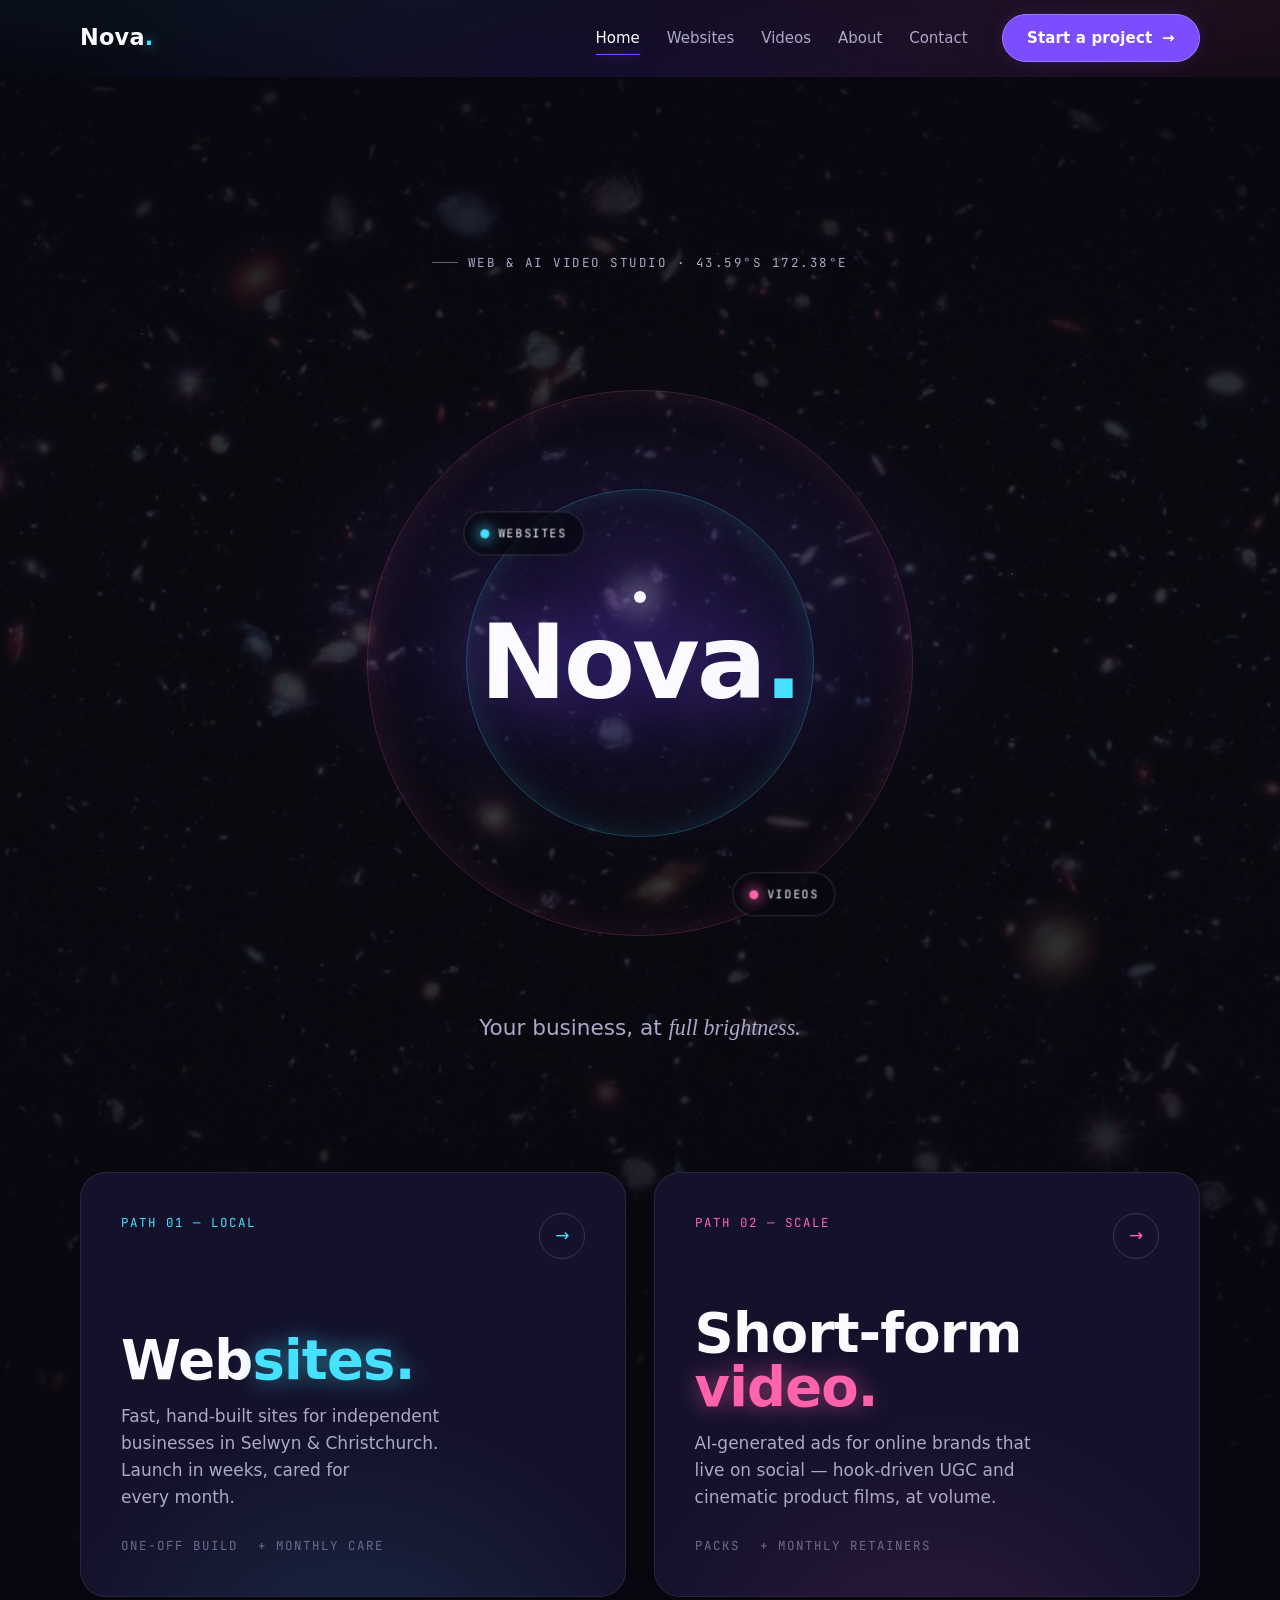
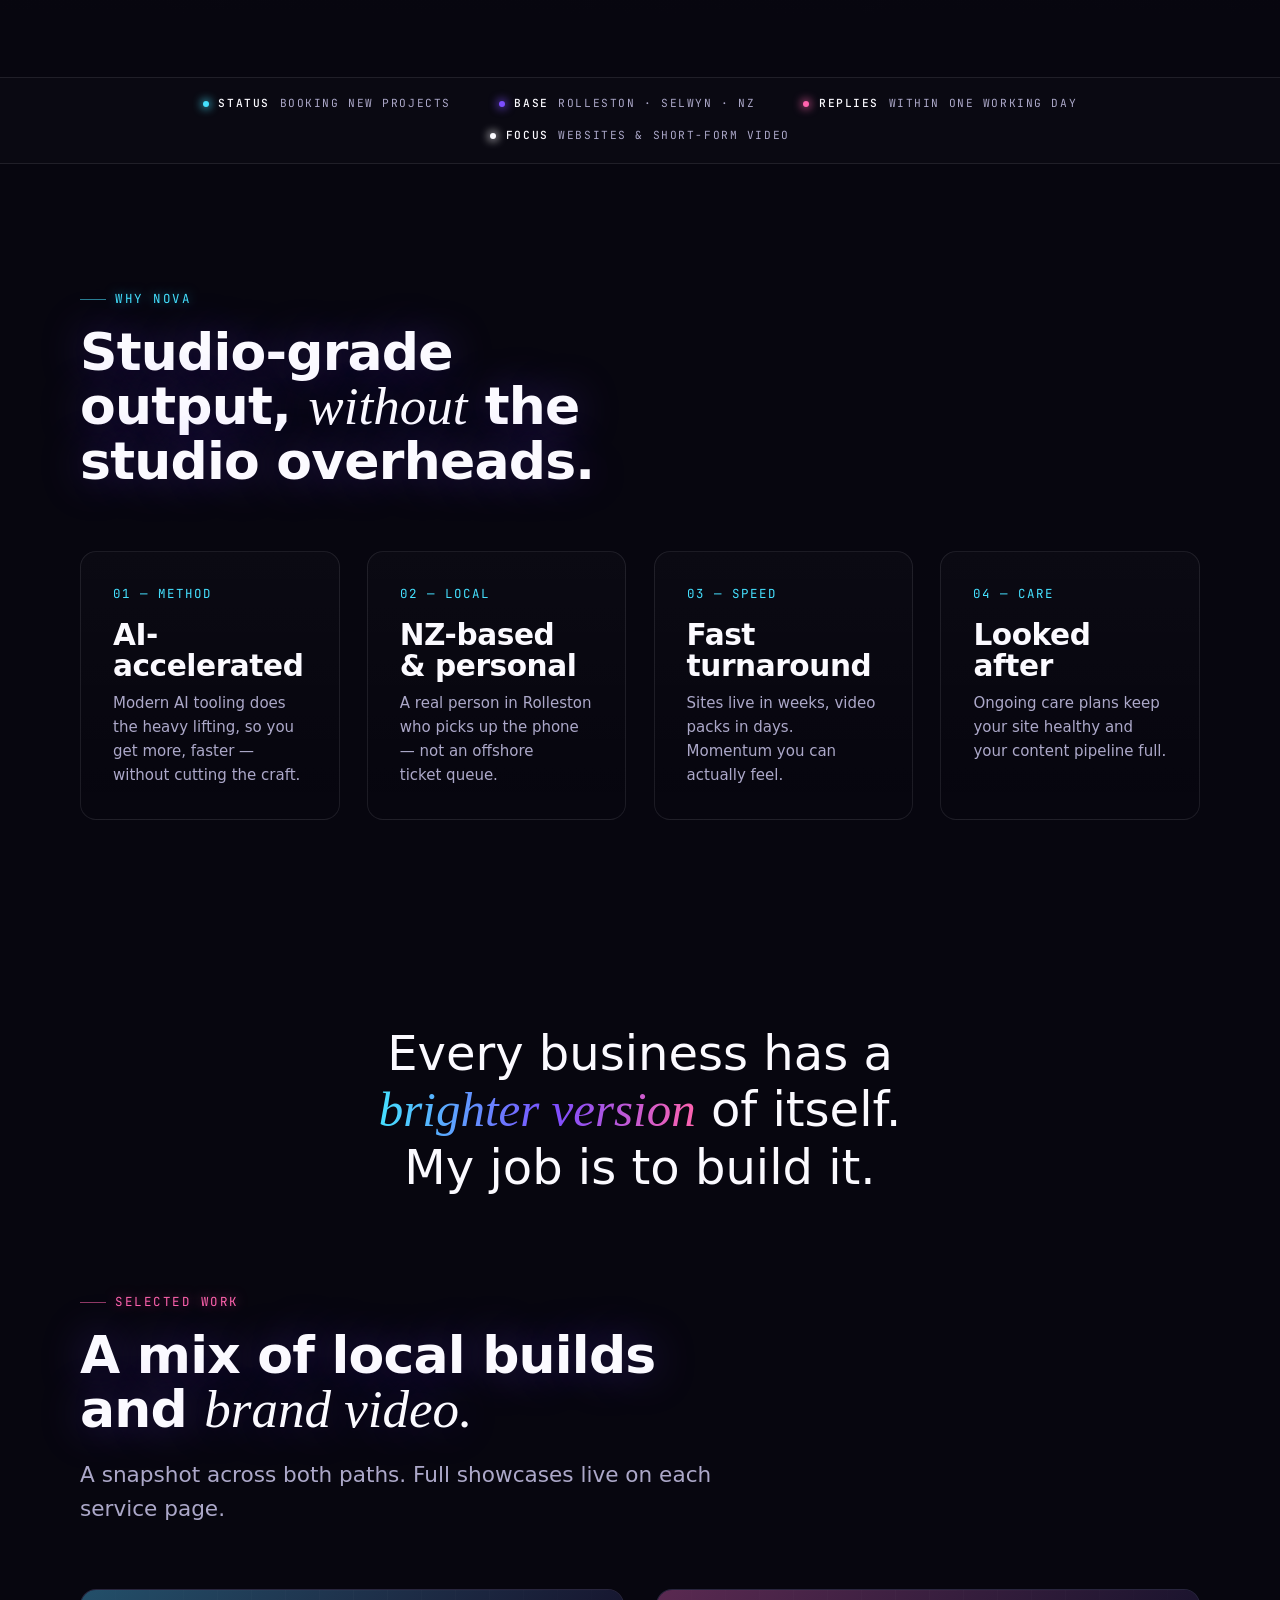
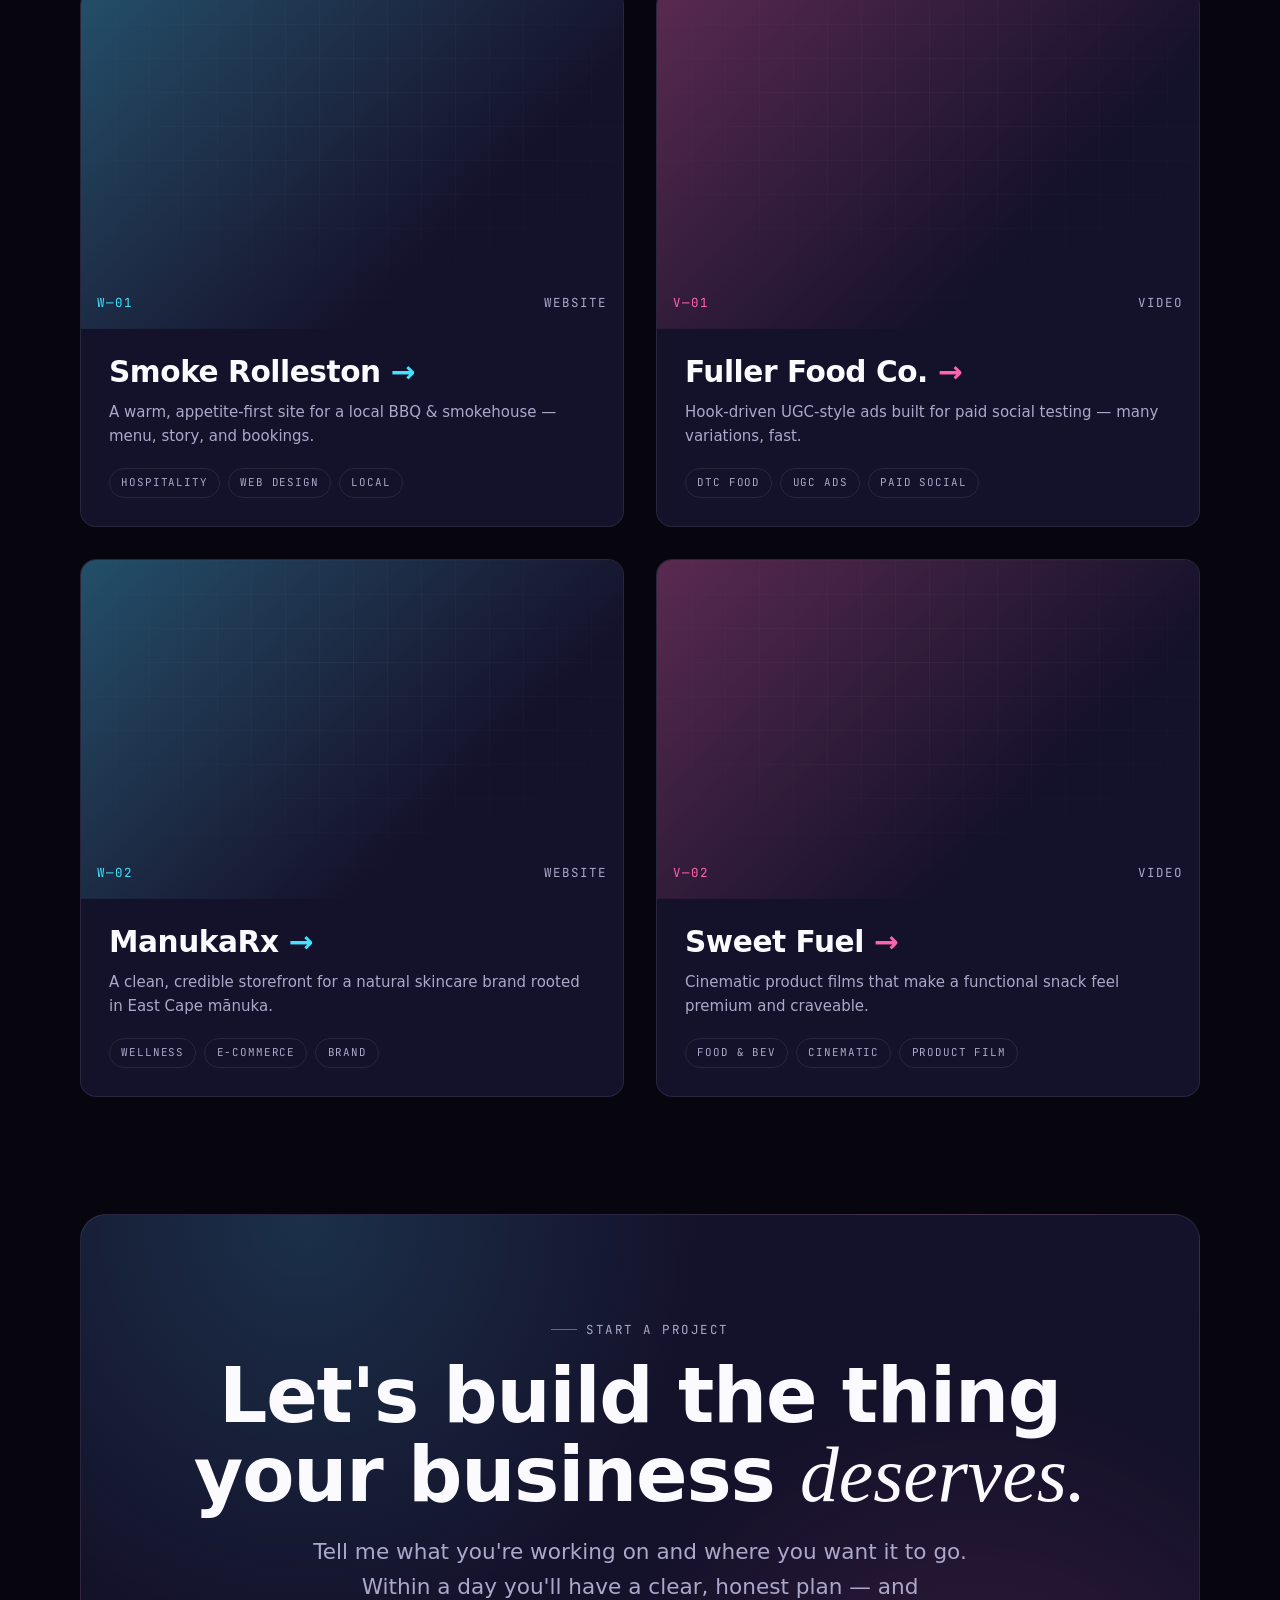
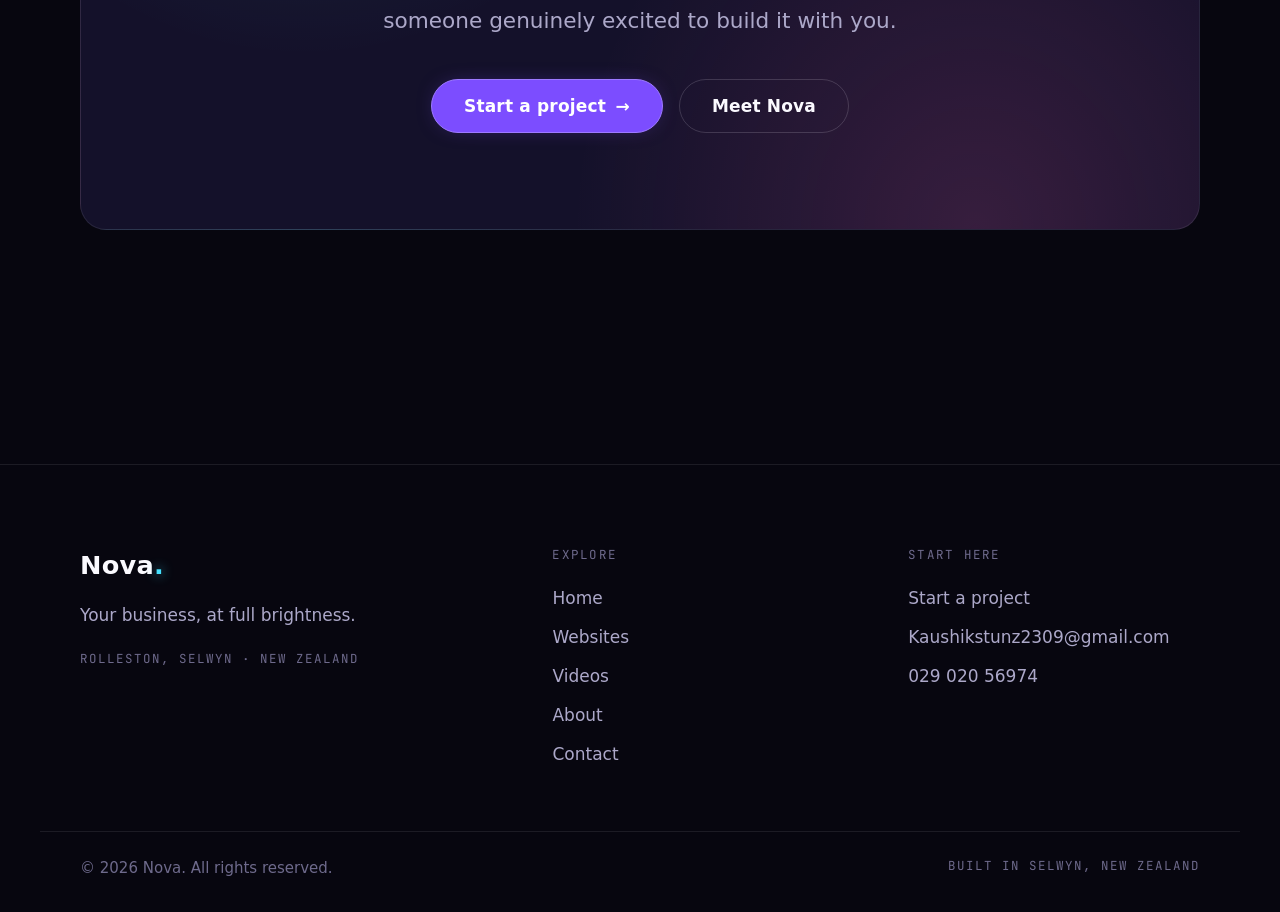
<file: index.html>
<!DOCTYPE html>
<html lang="en">
<head>
  <script>document.documentElement.classList.add('js');</script>
  <meta charset="UTF-8" />
  <meta name="viewport" content="width=device-width, initial-scale=1.0" />

  <title>Nova — Websites & AI short-form video · Selwyn & Christchurch, NZ</title>
  <meta name="description" content="Nova builds fast, hand-crafted websites for local businesses and AI-generated short-form video ads for online brands. Based in Rolleston, Selwyn, New Zealand." />

  <!-- Open Graph / social -->
  <meta property="og:type" content="website" />
  <meta property="og:title" content="Nova — Websites & AI short-form video" />
  <meta property="og:description" content="Your business, at full brightness. Hand-built websites and AI short-form video from Rolleston, NZ." />
  <meta property="og:image" content="assets/og-image.jpg" />
  <meta property="og:locale" content="en_NZ" />
  <meta name="twitter:card" content="summary_large_image" />

  <link rel="icon" href="assets/favicon.svg" type="image/svg+xml" />

  <!-- Fonts: preconnect then load with display=swap -->
  <link rel="preconnect" href="https://api.fontshare.com" crossorigin />
  <link rel="preconnect" href="https://fonts.googleapis.com" />
  <link rel="preconnect" href="https://fonts.gstatic.com" crossorigin />
  <link href="https://api.fontshare.com/v2/css?f[]=clash-display@400,500,600,700&f[]=satoshi@400,500,700&f[]=zodiak@400,401,501&display=swap" rel="stylesheet" />
  <link href="https://fonts.googleapis.com/css2?family=JetBrains+Mono:wght@400;500&display=swap" rel="stylesheet" />

  <link rel="stylesheet" href="css/style.css" />
</head>
<body>
  <a class="skip-link" href="#main">Skip to content</a>

  <!-- ============================= HEADER ============================= -->
  <header class="site-header">
    <div class="container header__inner">
      <a class="brand" href="index.html" aria-label="Nova — home">Nova<span class="brand__dot">.</span></a>
      <nav class="nav" aria-label="Primary">
        <button class="nav__toggle" aria-expanded="false" aria-controls="nav-menu" aria-label="Open menu">
          <span class="nav__toggle-bar"></span>
        </button>
        <ul class="nav__menu" id="nav-menu">
          <li><a class="nav__link" href="index.html" aria-current="page">Home</a></li>
          <li><a class="nav__link" href="websites.html">Websites</a></li>
          <li><a class="nav__link" href="videos.html">Videos</a></li>
          <li><a class="nav__link" href="about.html">About</a></li>
          <li><a class="nav__link" href="contact.html">Contact</a></li>
          <li class="nav__cta"><a class="btn btn--primary" href="contact.html">Start a project <span class="btn__arrow" aria-hidden="true">→</span></a></li>
        </ul>
      </nav>
    </div>
  </header>

  <main id="main">

    <!-- ============================= HERO + THE SPLIT ============================= -->
    <section class="hero" aria-labelledby="hero-title">
      <!-- Real-space backdrop: Hubble eXtreme Deep Field (XDF).
           Image credit: NASA / ESA / G. Illingworth, D. Magee & P. Oesch (UCSC),
           R. Bouwens (Leiden) & the HUDF09 Team. Public domain via images.nasa.gov
           (NASA ID: GSFC_20171208_Archive_e001651). Local copies in assets/space/. -->
      <div class="space" aria-hidden="true">
        <picture class="space__photo">
          <source srcset="assets/space/xdf.webp" type="image/webp" />
          <img src="assets/space/xdf.jpg" alt="" fetchpriority="high" decoding="async" />
        </picture>
        <div class="space__stars space__stars--far"></div>
        <div class="space__stars space__stars--near"></div>
        <div class="space__twinkle">
          <span style="top:16%;left:11%"></span>
          <span style="top:31%;left:79%"></span>
          <span style="top:63%;left:21%"></span>
          <span style="top:11%;left:56%"></span>
          <span style="top:73%;left:69%"></span>
          <span style="top:47%;left:91%"></span>
        </div>
        <div class="space__scrim"></div>
      </div>
      <div class="hero__glow" aria-hidden="true"></div>
      <div class="container hero__inner">
        <p class="eyebrow hero__eyebrow">Web &amp; AI video studio · 43.59°S 172.38°E</p>

        <!-- THE ORRERY: Nova is the star; both services orbit it, endlessly.
             Hover (or focus) a body to pause its orbit — each links to its page. -->
        <div class="orrery" role="group" aria-label="Nova — websites and short-form video in orbit">
          <span class="orrery__ring orrery__ring--web" aria-hidden="true"></span>
          <span class="orrery__ring orrery__ring--vid" aria-hidden="true"></span>

          <div class="orrery__orbit orrery__orbit--web">
            <a class="orrery__body" href="websites.html">
              <span class="orrery__planet orrery__planet--web" aria-hidden="true"></span>Websites
            </a>
          </div>
          <div class="orrery__orbit orrery__orbit--vid">
            <a class="orrery__body" href="videos.html">
              <span class="orrery__planet orrery__planet--vid" aria-hidden="true"></span>Videos
            </a>
          </div>

          <div class="orrery__core">
            <span class="orrery__spark" aria-hidden="true"></span>
            <h1 class="orrery__wordmark" id="hero-title">Nova<span class="hero__dot">.</span></h1>
          </div>
        </div>

        <p class="hero__motto">Your business, at <em>full brightness.</em></p>
      </div>

      <!-- THE FORK -->
      <div class="container fork" id="fork" aria-label="Choose a service">
        <a class="panel panel--web" href="websites.html">
          <div class="panel__head">
            <span class="panel__index mono">Path 01 — Local</span>
            <span class="panel__arrow" aria-hidden="true">→</span>
          </div>
          <div>
            <h2 class="panel__title">Web<span>sites.</span></h2>
            <p class="panel__desc">Fast, hand-built sites for independent businesses in Selwyn &amp; Christchurch. Launch in weeks, cared for every month.</p>
            <div class="panel__meta">
              <span class="mono">One-off build</span>
              <span class="mono">+ monthly care</span>
            </div>
          </div>
        </a>

        <a class="panel panel--vid" href="videos.html">
          <div class="panel__head">
            <span class="panel__index mono">Path 02 — Scale</span>
            <span class="panel__arrow" aria-hidden="true">→</span>
          </div>
          <div>
            <h2 class="panel__title">Short-form <span>video.</span></h2>
            <p class="panel__desc">AI-generated ads for online brands that live on social — hook-driven UGC and cinematic product films, at volume.</p>
            <div class="panel__meta">
              <span class="mono">Packs</span>
              <span class="mono">+ monthly retainers</span>
            </div>
          </div>
        </a>
      </div>
    </section>

    <!-- ============================= STATUS TICKER ============================= -->
    <div class="ticker">
      <div class="container ticker__inner">
        <span class="ticker__item"><b>Status</b> Booking new projects</span>
        <span class="ticker__item"><b>Base</b> Rolleston · Selwyn · NZ</span>
        <span class="ticker__item"><b>Replies</b> Within one working day</span>
        <span class="ticker__item"><b>Focus</b> Websites &amp; short-form video</span>
      </div>
    </div>

    <!-- ============================= WHY NOVA ============================= -->
    <section class="section" aria-labelledby="why-title">
      <div class="container">
        <div class="section-head reveal">
          <p class="eyebrow eyebrow--ion">Why Nova</p>
          <h2 class="section-head__title" id="why-title">Studio-grade output, <em>without</em> the studio overheads.</h2>
        </div>
        <ul class="proofs">
          <li class="proof reveal">
            <span class="proof__label mono">01 — Method</span>
            <h3 class="proof__title">AI-accelerated</h3>
            <p class="proof__text">Modern AI tooling does the heavy lifting, so you get more, faster — without cutting the craft.</p>
          </li>
          <li class="proof reveal" data-delay="1">
            <span class="proof__label mono">02 — Local</span>
            <h3 class="proof__title">NZ-based &amp; personal</h3>
            <p class="proof__text">A real person in Rolleston who picks up the phone — not an offshore ticket queue.</p>
          </li>
          <li class="proof reveal" data-delay="2">
            <span class="proof__label mono">03 — Speed</span>
            <h3 class="proof__title">Fast turnaround</h3>
            <p class="proof__text">Sites live in weeks, video packs in days. Momentum you can actually feel.</p>
          </li>
          <li class="proof reveal" data-delay="3">
            <span class="proof__label mono">04 — Care</span>
            <h3 class="proof__title">Looked after</h3>
            <p class="proof__text">Ongoing care plans keep your site healthy and your content pipeline full.</p>
          </li>
        </ul>
      </div>
    </section>

    <!-- ============================= MANIFESTO ============================= -->
    <section class="section section--tight manifesto" aria-label="What Nova believes">
      <div class="container container--narrow reveal">
        <p>Every business has a <em>brighter version</em> of itself. My job is to build it.</p>
      </div>
    </section>

    <!-- ============================= SELECTED WORK ============================= -->
    <section class="section section--flush-top" aria-labelledby="work-title">
      <div class="container">
        <div class="section-head reveal">
          <p class="eyebrow eyebrow--flare">Selected work</p>
          <h2 class="section-head__title" id="work-title">A mix of local builds and <em>brand video.</em></h2>
          <p class="section-head__intro">A snapshot across both paths. Full showcases live on each service page.</p>
        </div>

        <div class="work-grid">
          <article class="work-card work-card--web reveal">
            <a class="work-card__link" href="websites.html">
              <div class="work-card__thumb">
                <span class="work-card__index mono">W—01</span>
                <span class="work-card__type mono">Website</span>
              </div>
              <div class="work-card__body">
                <h3 class="work-card__title">Smoke Rolleston <span class="work-card__go" aria-hidden="true">→</span></h3>
                <p class="work-card__desc">A warm, appetite-first site for a local BBQ &amp; smokehouse — menu, story, and bookings.</p>
                <ul class="work-card__tags"><li class="tag">Hospitality</li><li class="tag">Web design</li><li class="tag">Local</li></ul>
              </div>
            </a>
          </article>

          <article class="work-card work-card--video reveal" data-delay="1">
            <a class="work-card__link" href="videos.html">
              <div class="work-card__thumb">
                <span class="work-card__index mono">V—01</span>
                <span class="work-card__type mono">Video</span>
              </div>
              <div class="work-card__body">
                <h3 class="work-card__title">Fuller Food Co. <span class="work-card__go" aria-hidden="true">→</span></h3>
                <p class="work-card__desc">Hook-driven UGC-style ads built for paid social testing — many variations, fast.</p>
                <ul class="work-card__tags"><li class="tag">DTC food</li><li class="tag">UGC ads</li><li class="tag">Paid social</li></ul>
              </div>
            </a>
          </article>

          <article class="work-card work-card--web reveal" data-delay="2">
            <a class="work-card__link" href="websites.html">
              <div class="work-card__thumb">
                <span class="work-card__index mono">W—02</span>
                <span class="work-card__type mono">Website</span>
              </div>
              <div class="work-card__body">
                <h3 class="work-card__title">ManukaRx <span class="work-card__go" aria-hidden="true">→</span></h3>
                <p class="work-card__desc">A clean, credible storefront for a natural skincare brand rooted in East Cape mānuka.</p>
                <ul class="work-card__tags"><li class="tag">Wellness</li><li class="tag">E-commerce</li><li class="tag">Brand</li></ul>
              </div>
            </a>
          </article>

          <article class="work-card work-card--video reveal" data-delay="3">
            <a class="work-card__link" href="videos.html">
              <div class="work-card__thumb">
                <span class="work-card__index mono">V—02</span>
                <span class="work-card__type mono">Video</span>
              </div>
              <div class="work-card__body">
                <h3 class="work-card__title">Sweet Fuel <span class="work-card__go" aria-hidden="true">→</span></h3>
                <p class="work-card__desc">Cinematic product films that make a functional snack feel premium and craveable.</p>
                <ul class="work-card__tags"><li class="tag">Food &amp; bev</li><li class="tag">Cinematic</li><li class="tag">Product film</li></ul>
              </div>
            </a>
          </article>
        </div>
      </div>
    </section>

    <!-- ============================= CLOSING CTA ============================= -->
    <section class="section section--flush-top">
      <div class="container">
        <div class="cta reveal">
          <p class="eyebrow" style="justify-content:center;">Start a project</p>
          <h2 class="cta__title">Let's build the thing your business <em>deserves.</em></h2>
          <p class="cta__text">Tell me what you're working on and where you want it to go. Within a day you'll have a clear, honest plan — and someone genuinely excited to build it with you.</p>
          <div class="cta__actions">
            <a class="btn btn--primary btn--lg" href="contact.html">Start a project <span class="btn__arrow" aria-hidden="true">→</span></a>
            <a class="btn btn--ghost btn--lg" href="about.html">Meet Nova</a>
          </div>
        </div>
      </div>
    </section>

  </main>

  <!-- ============================= FOOTER ============================= -->
  <footer class="site-footer">
    <div class="container footer__inner">
      <div class="footer__brand">
        <a class="brand" href="index.html">Nova<span class="brand__dot">.</span></a>
        <p class="footer__tag">Your business, at full brightness.</p>
        <span class="footer__coord mono">Rolleston, Selwyn · New Zealand</span>
      </div>
      <div>
        <p class="footer__col-title">Explore</p>
        <ul class="footer__list">
          <li><a href="index.html">Home</a></li>
          <li><a href="websites.html">Websites</a></li>
          <li><a href="videos.html">Videos</a></li>
          <li><a href="about.html">About</a></li>
          <li><a href="contact.html">Contact</a></li>
        </ul>
      </div>
      <div>
        <p class="footer__col-title">Start here</p>
        <ul class="footer__list">
          <li><a href="contact.html">Start a project</a></li>
          <li><a href="mailto:Kaushikstunz2309@gmail.com">Kaushikstunz2309@gmail.com</a></li>
          <li><a href="tel:+642902056974">029 020 56974</a> <!-- verify number before deploy --></li>
        </ul>
      </div>
    </div>
    <div class="container footer__bottom">
      <span>© <span data-year>2026</span> Nova. All rights reserved.</span>
      <span class="mono">Built in Selwyn, New Zealand</span>
    </div>
  </footer>

  <script src="js/main.js" defer></script>
</body>
</html>
</file>
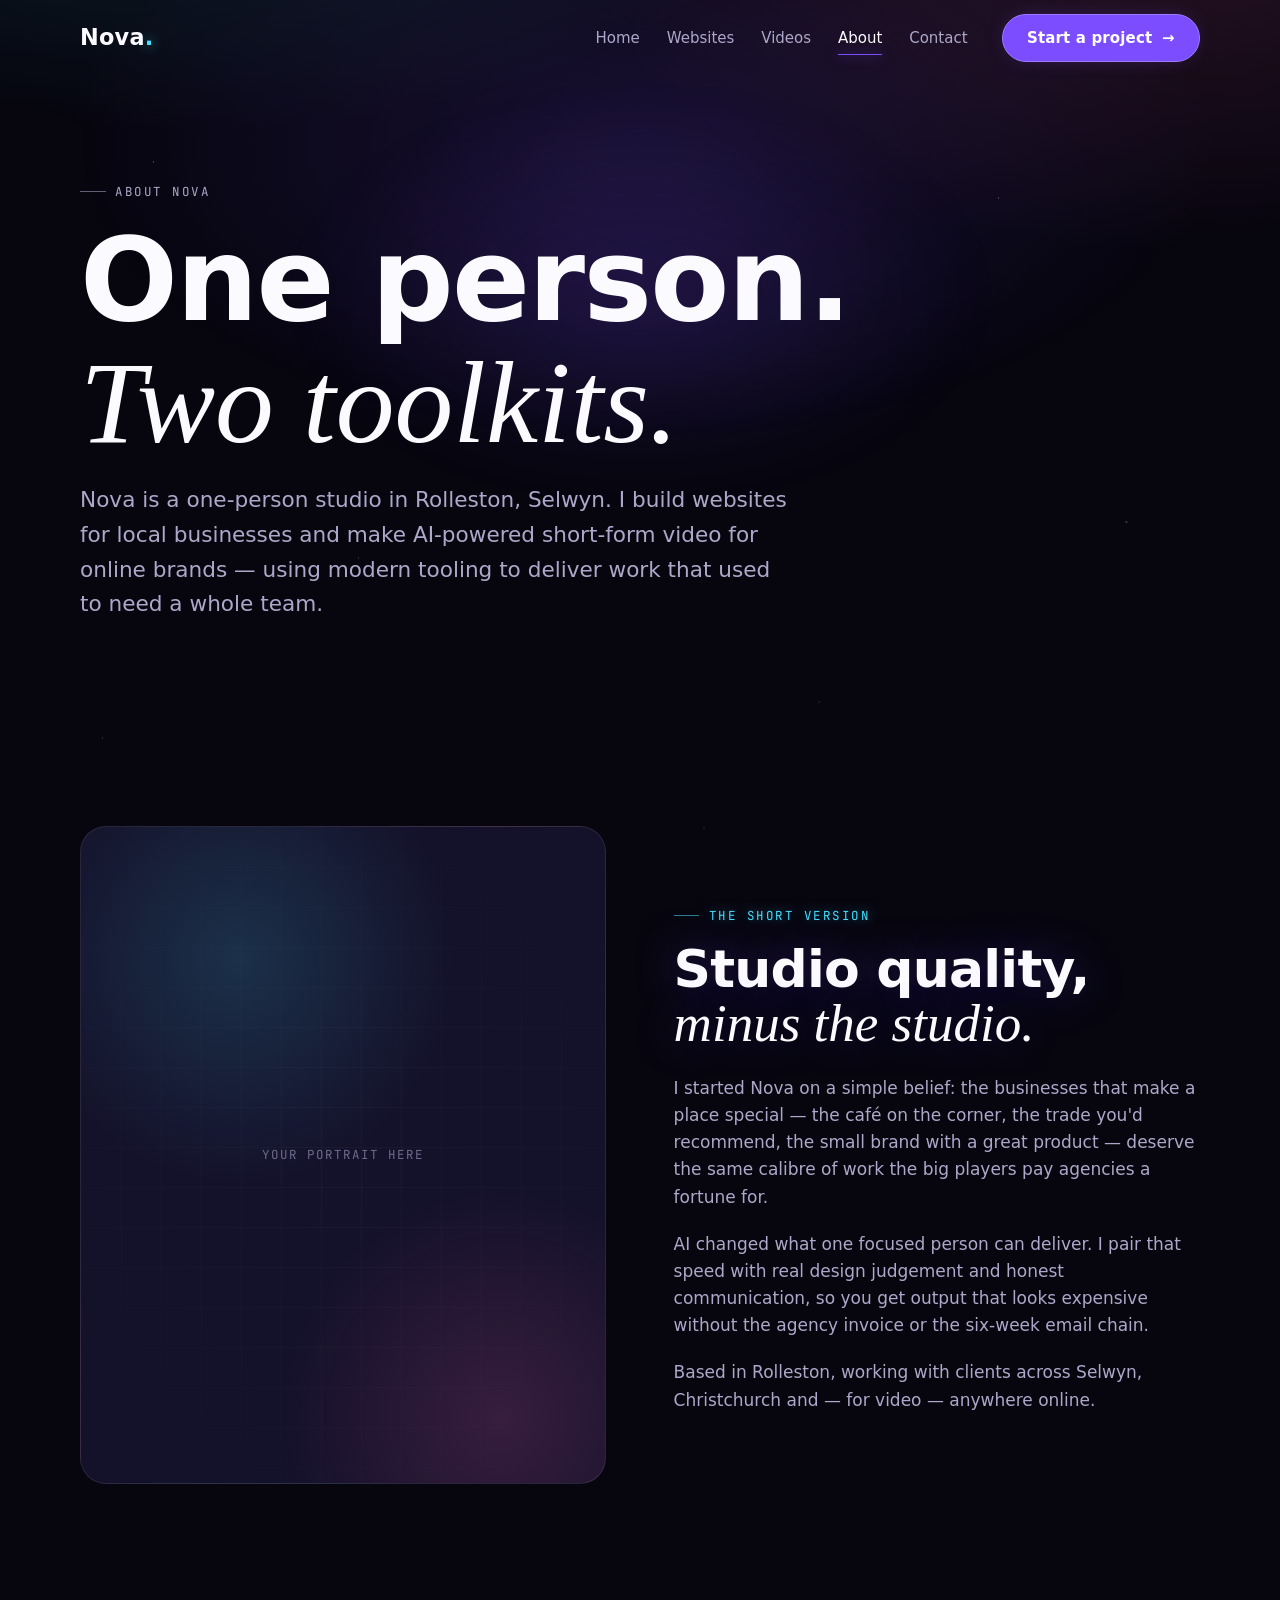
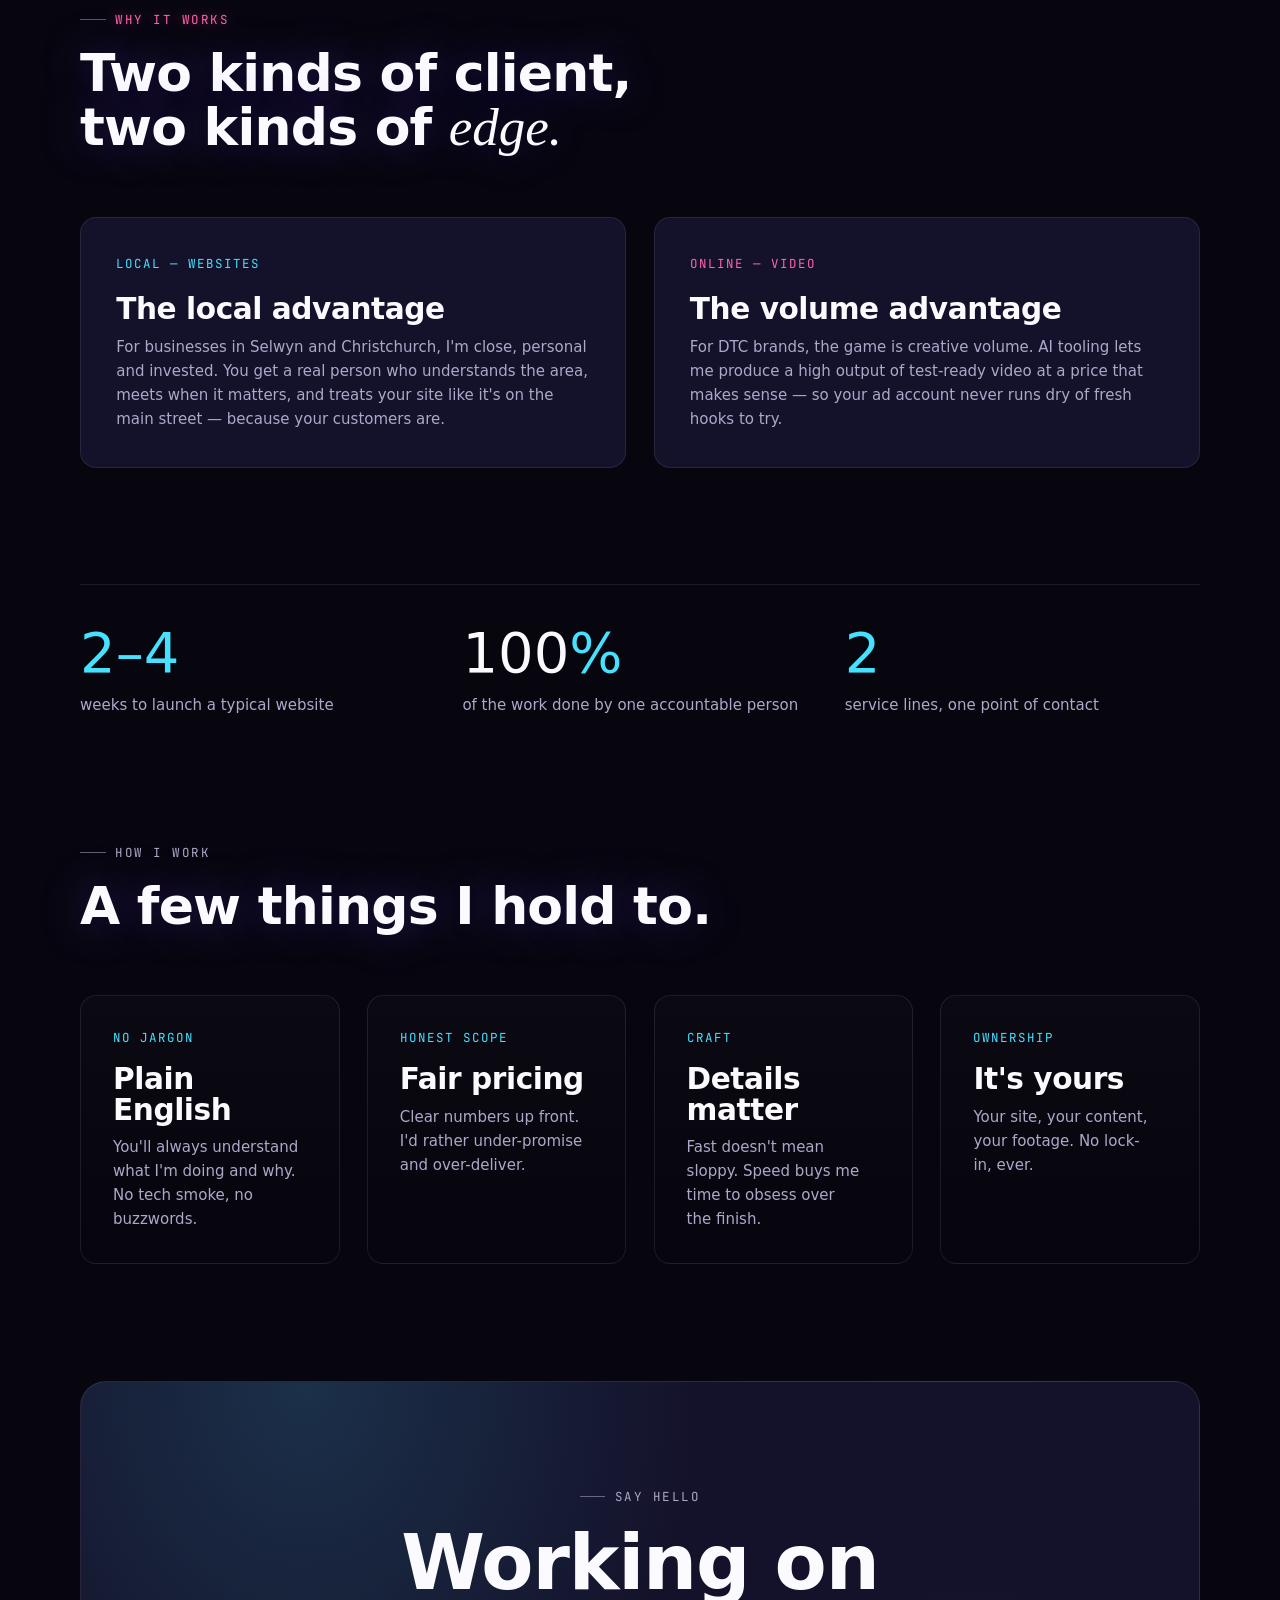
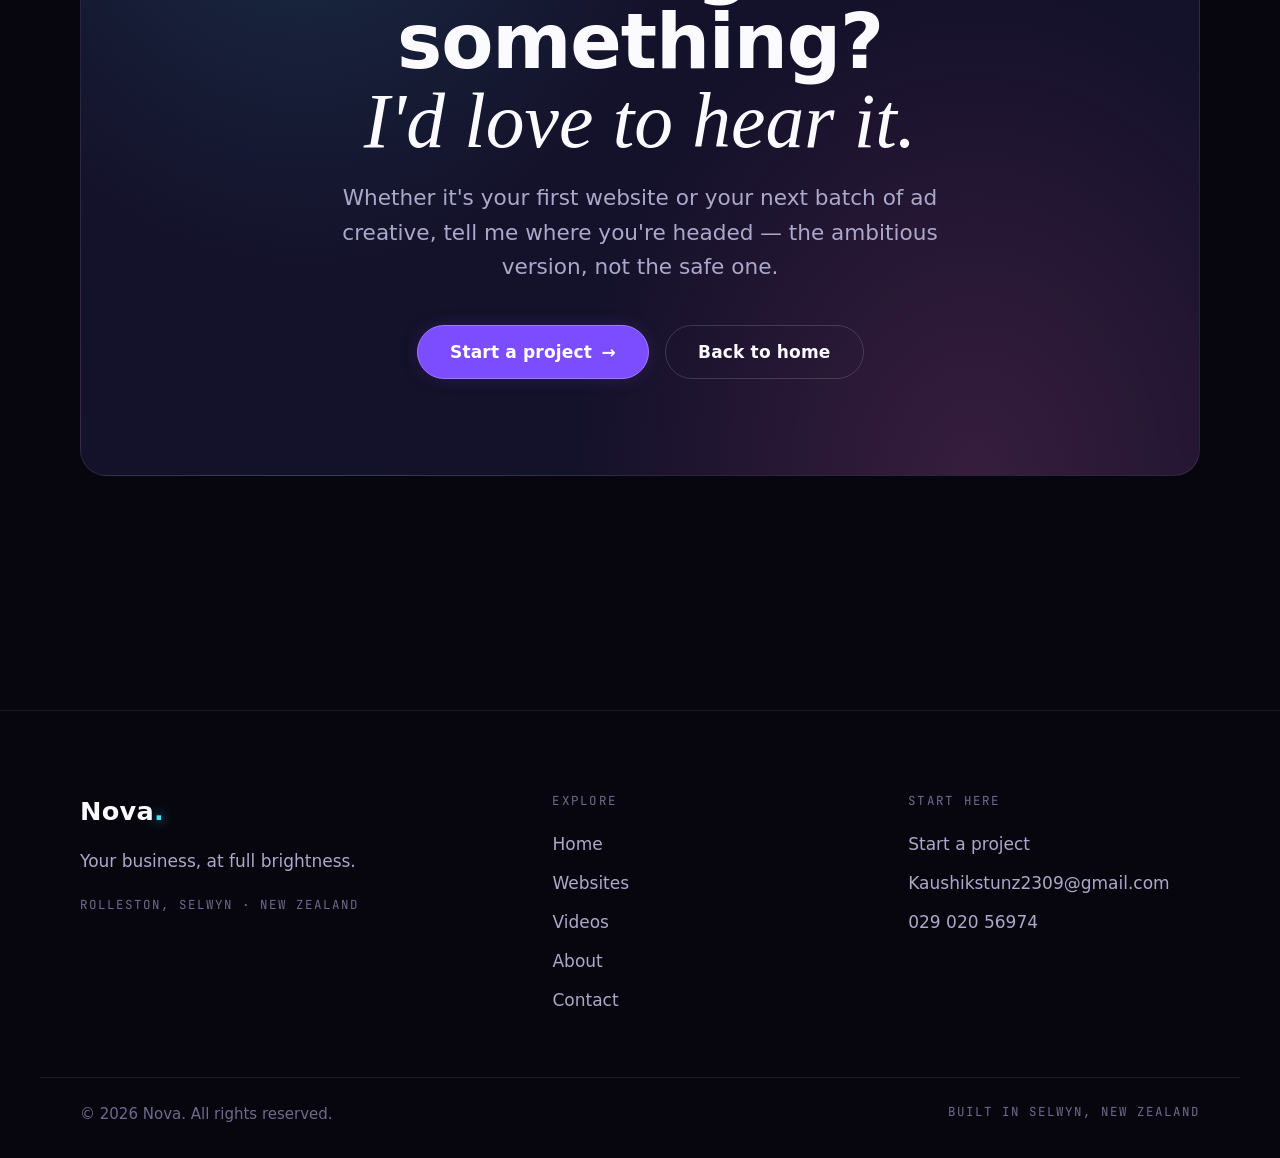
<file: about.html>
<!DOCTYPE html>
<html lang="en">
<head>
  <script>document.documentElement.classList.add('js');</script>
  <meta charset="UTF-8" />
  <meta name="viewport" content="width=device-width, initial-scale=1.0" />

  <title>About — Nova · Solo web &amp; AI video studio in Rolleston, NZ</title>
  <meta name="description" content="Nova is a one-person web and AI video studio in Rolleston, Selwyn. Studio-quality work, delivered fast with modern AI tooling — local for web clients, scalable for online brands." />

  <meta property="og:type" content="website" />
  <meta property="og:title" content="About — Nova" />
  <meta property="og:description" content="A solo operator in Rolleston using AI tooling to deliver at studio quality." />
  <meta property="og:image" content="assets/og-image.jpg" />
  <meta property="og:locale" content="en_NZ" />
  <meta name="twitter:card" content="summary_large_image" />

  <link rel="icon" href="assets/favicon.svg" type="image/svg+xml" />

  <link rel="preconnect" href="https://api.fontshare.com" crossorigin />
  <link rel="preconnect" href="https://fonts.googleapis.com" />
  <link rel="preconnect" href="https://fonts.gstatic.com" crossorigin />
  <link href="https://api.fontshare.com/v2/css?f[]=clash-display@400,500,600,700&f[]=satoshi@400,500,700&f[]=zodiak@400,401,501&display=swap" rel="stylesheet" />
  <link href="https://fonts.googleapis.com/css2?family=JetBrains+Mono:wght@400;500&display=swap" rel="stylesheet" />

  <link rel="stylesheet" href="css/style.css" />
</head>
<body>
  <a class="skip-link" href="#main">Skip to content</a>

  <!-- ============================= HEADER ============================= -->
  <header class="site-header">
    <div class="container header__inner">
      <a class="brand" href="index.html" aria-label="Nova — home">Nova<span class="brand__dot">.</span></a>
      <nav class="nav" aria-label="Primary">
        <button class="nav__toggle" aria-expanded="false" aria-controls="nav-menu" aria-label="Open menu">
          <span class="nav__toggle-bar"></span>
        </button>
        <ul class="nav__menu" id="nav-menu">
          <li><a class="nav__link" href="index.html">Home</a></li>
          <li><a class="nav__link" href="websites.html">Websites</a></li>
          <li><a class="nav__link" href="videos.html">Videos</a></li>
          <li><a class="nav__link" href="about.html" aria-current="page">About</a></li>
          <li><a class="nav__link" href="contact.html">Contact</a></li>
          <li class="nav__cta"><a class="btn btn--primary" href="contact.html">Start a project <span class="btn__arrow" aria-hidden="true">→</span></a></li>
        </ul>
      </nav>
    </div>
  </header>

  <main id="main">

    <!-- ============================= PAGE HERO ============================= -->
    <section class="page-hero section--tight">
      <div class="page-hero__glow" aria-hidden="true"></div>
      <div class="container">
        <div class="page-hero__inner page-hero__inner--wide">
          <p class="eyebrow reveal">About Nova</p>
          <h1 class="page-hero__title page-hero__title--display reveal" data-delay="1">One person.<br><em>Two toolkits.</em></h1>
        </div>
        <p class="page-hero__lead reveal" data-delay="2">Nova is a one-person studio in Rolleston, Selwyn. I build websites for local businesses and make AI-powered short-form video for online brands — using modern tooling to deliver work that used to need a whole team.</p>
      </div>
    </section>

    <!-- ============================= STORY + PORTRAIT ============================= -->
    <section class="section" aria-labelledby="story-title">
      <div class="container">
        <div class="two-col">
          <div class="visual-block reveal" role="img" aria-label="Portrait placeholder — swap in a photo of the founder">
            <span class="visual-block__label mono">Your portrait here</span>
          </div>
          <div class="reveal" data-delay="1">
            <p class="eyebrow eyebrow--ion">The short version</p>
            <h2 class="section-head__title" id="story-title" style="margin-top:1rem;">Studio quality, <em>minus the studio.</em></h2>
            <div class="stack" style="margin-top:1.5rem;">
              <p>I started Nova on a simple belief: the businesses that make a place special — the café on the corner, the trade you'd recommend, the small brand with a great product — deserve the same calibre of work the big players pay agencies a fortune for.</p>
              <p>AI changed what one focused person can deliver. I pair that speed with real design judgement and honest communication, so you get output that looks expensive without the agency invoice or the six-week email chain.</p>
              <p>Based in Rolleston, working with clients across Selwyn, Christchurch and — for video — anywhere online.</p>
            </div>
          </div>
        </div>
      </div>
    </section>

    <!-- ============================= TWO ADVANTAGES ============================= -->
    <section class="section section--flush-top" aria-labelledby="edge-title">
      <div class="container">
        <div class="section-head reveal">
          <p class="eyebrow eyebrow--flare">Why it works</p>
          <h2 class="section-head__title" id="edge-title">Two kinds of client, two kinds of <em>edge.</em></h2>
        </div>
        <div class="cards" style="grid-template-columns:1fr 1fr;">
          <article class="card reveal">
            <span class="card__index mono" style="color:var(--ion);">Local — websites</span>
            <h3 class="card__title">The local advantage</h3>
            <p class="card__text">For businesses in Selwyn and Christchurch, I'm close, personal and invested. You get a real person who understands the area, meets when it matters, and treats your site like it's on the main street — because your customers are.</p>
          </article>
          <article class="card reveal" data-delay="1">
            <span class="card__index mono" style="color:var(--flare);">Online — video</span>
            <h3 class="card__title">The volume advantage</h3>
            <p class="card__text">For DTC brands, the game is creative volume. AI tooling lets me produce a high output of test-ready video at a price that makes sense — so your ad account never runs dry of fresh hooks to try.</p>
          </article>
        </div>
      </div>
    </section>

    <!-- ============================= STATS ============================= -->
    <section class="section section--flush-top">
      <div class="container">
        <div class="stat-row reveal">
          <div class="stat">
            <p class="stat__num"><span>2–4</span></p>
            <p class="stat__label">weeks to launch a typical website</p>
          </div>
          <div class="stat">
            <p class="stat__num">100<span>%</span></p>
            <p class="stat__label">of the work done by one accountable person</p>
          </div>
          <div class="stat">
            <p class="stat__num"><span>2</span></p>
            <p class="stat__label">service lines, one point of contact</p>
          </div>
        </div>
      </div>
    </section>

    <!-- ============================= HOW I WORK ============================= -->
    <section class="section section--flush-top" aria-labelledby="values-title">
      <div class="container">
        <div class="section-head reveal">
          <p class="eyebrow">How I work</p>
          <h2 class="section-head__title" id="values-title">A few things I hold to.</h2>
        </div>
        <ul class="proofs">
          <li class="proof reveal">
            <span class="proof__label mono">No jargon</span>
            <h3 class="proof__title">Plain English</h3>
            <p class="proof__text">You'll always understand what I'm doing and why. No tech smoke, no buzzwords.</p>
          </li>
          <li class="proof reveal" data-delay="1">
            <span class="proof__label mono">Honest scope</span>
            <h3 class="proof__title">Fair pricing</h3>
            <p class="proof__text">Clear numbers up front. I'd rather under-promise and over-deliver.</p>
          </li>
          <li class="proof reveal" data-delay="2">
            <span class="proof__label mono">Craft</span>
            <h3 class="proof__title">Details matter</h3>
            <p class="proof__text">Fast doesn't mean sloppy. Speed buys me time to obsess over the finish.</p>
          </li>
          <li class="proof reveal" data-delay="3">
            <span class="proof__label mono">Ownership</span>
            <h3 class="proof__title">It's yours</h3>
            <p class="proof__text">Your site, your content, your footage. No lock-in, ever.</p>
          </li>
        </ul>
      </div>
    </section>

    <!-- ============================= CTA ============================= -->
    <section class="section section--flush-top">
      <div class="container">
        <div class="cta reveal">
          <p class="eyebrow" style="justify-content:center;">Say hello</p>
          <h2 class="cta__title">Working on something? <em>I'd love to hear it.</em></h2>
          <p class="cta__text">Whether it's your first website or your next batch of ad creative, tell me where you're headed — the ambitious version, not the safe one.</p>
          <div class="cta__actions">
            <a class="btn btn--primary btn--lg" href="contact.html">Start a project <span class="btn__arrow" aria-hidden="true">→</span></a>
            <a class="btn btn--ghost btn--lg" href="index.html">Back to home</a>
          </div>
        </div>
      </div>
    </section>

  </main>

  <!-- ============================= FOOTER ============================= -->
  <footer class="site-footer">
    <div class="container footer__inner">
      <div class="footer__brand">
        <a class="brand" href="index.html">Nova<span class="brand__dot">.</span></a>
        <p class="footer__tag">Your business, at full brightness.</p>
        <span class="footer__coord mono">Rolleston, Selwyn · New Zealand</span>
      </div>
      <div>
        <p class="footer__col-title">Explore</p>
        <ul class="footer__list">
          <li><a href="index.html">Home</a></li>
          <li><a href="websites.html">Websites</a></li>
          <li><a href="videos.html">Videos</a></li>
          <li><a href="about.html">About</a></li>
          <li><a href="contact.html">Contact</a></li>
        </ul>
      </div>
      <div>
        <p class="footer__col-title">Start here</p>
        <ul class="footer__list">
          <li><a href="contact.html">Start a project</a></li>
          <li><a href="mailto:Kaushikstunz2309@gmail.com">Kaushikstunz2309@gmail.com</a></li>
          <li><a href="tel:+642902056974">029 020 56974</a> <!-- verify number before deploy --></li>
        </ul>
      </div>
    </div>
    <div class="container footer__bottom">
      <span>© <span data-year>2026</span> Nova. All rights reserved.</span>
      <span class="mono">Built in Selwyn, New Zealand</span>
    </div>
  </footer>

  <script src="js/main.js" defer></script>
</body>
</html>
</file>
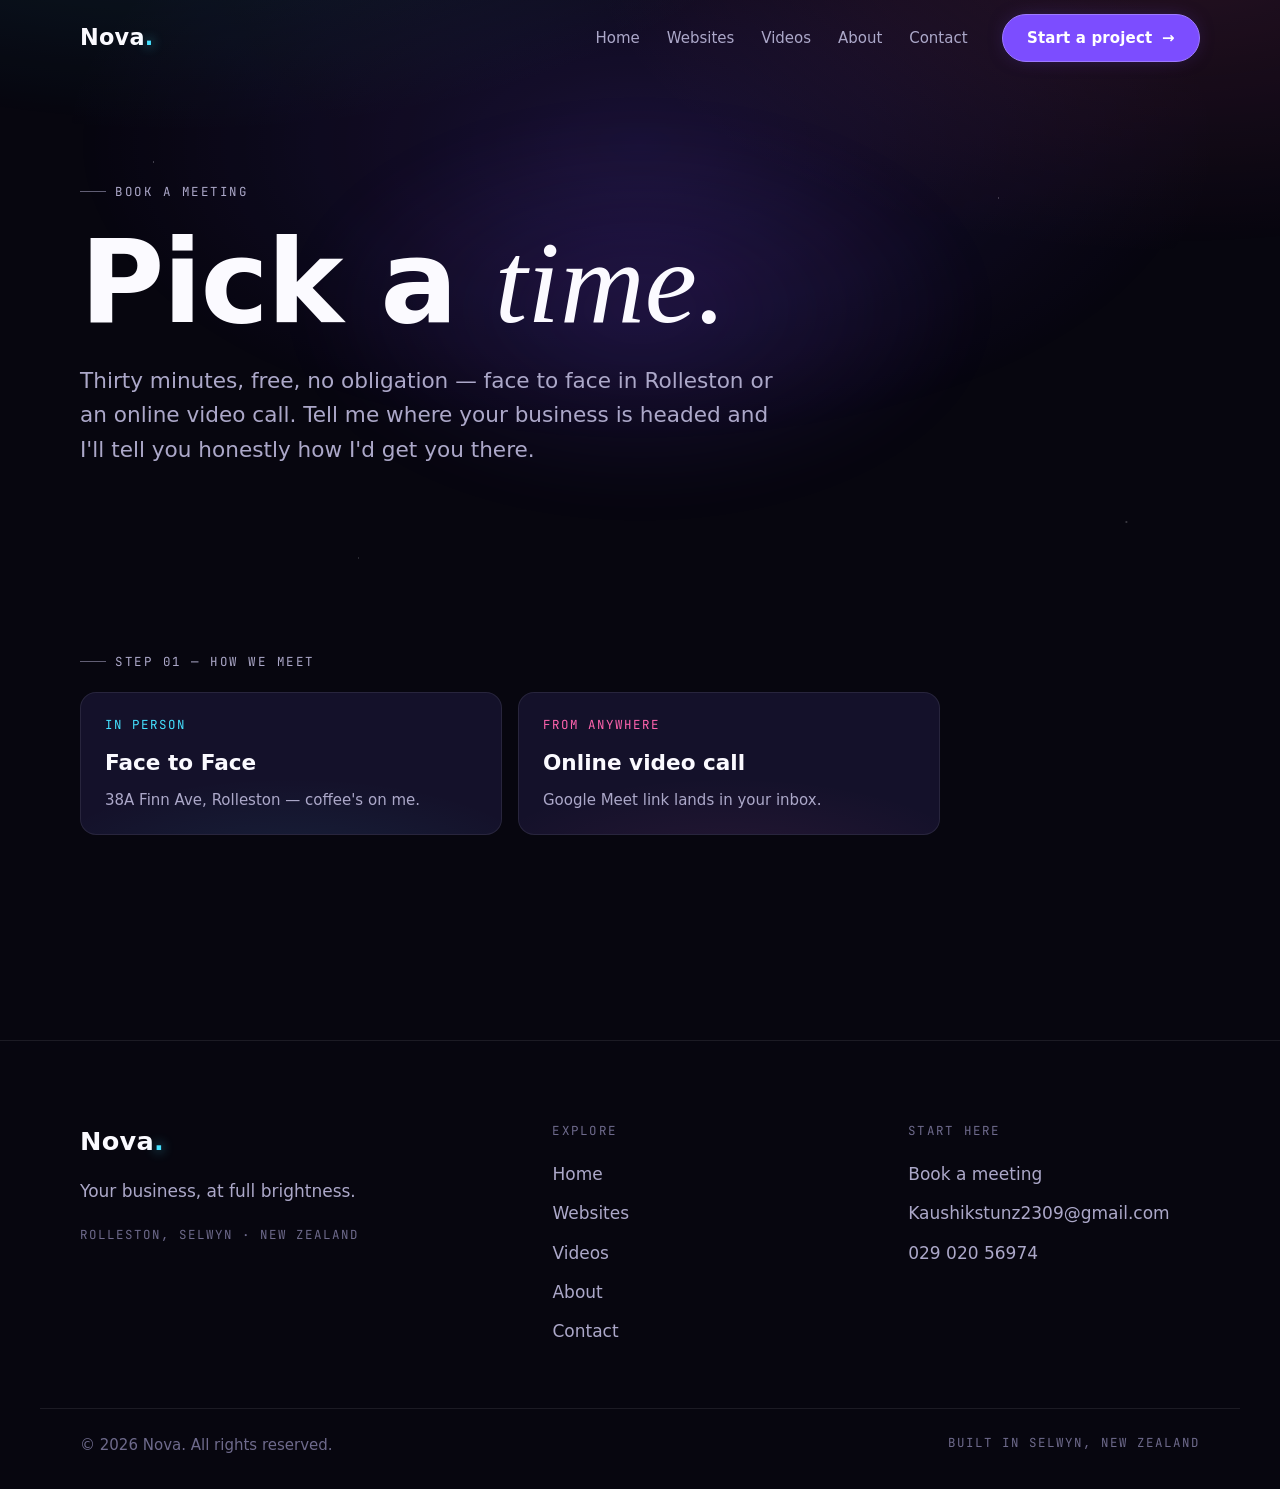
<file: book.html>
<!DOCTYPE html>
<html lang="en">
<head>
  <script>document.documentElement.classList.add('js');</script>
  <meta charset="UTF-8" />
  <meta name="viewport" content="width=device-width, initial-scale=1.0" />

  <title>Book a meeting — Nova · Free 30-minute consult</title>
  <meta name="description" content="Book a free 30-minute consult with Kaushik at Nova — face to face in Rolleston or online. Websites and AI short-form video for NZ businesses." />

  <meta property="og:type" content="website" />
  <meta property="og:title" content="Book a meeting — Nova" />
  <meta property="og:description" content="Pick a time that suits you — face to face in Rolleston or an online video call." />
  <meta property="og:image" content="assets/og-image.jpg" />
  <meta property="og:locale" content="en_NZ" />
  <meta name="twitter:card" content="summary_large_image" />

  <link rel="icon" href="assets/favicon.svg" type="image/svg+xml" />

  <link rel="preconnect" href="https://api.fontshare.com" crossorigin />
  <link rel="preconnect" href="https://fonts.googleapis.com" />
  <link rel="preconnect" href="https://fonts.gstatic.com" crossorigin />
  <link href="https://api.fontshare.com/v2/css?f[]=clash-display@400,500,600,700&f[]=satoshi@400,500,700&f[]=zodiak@400,401,501&display=swap" rel="stylesheet" />
  <link href="https://fonts.googleapis.com/css2?family=JetBrains+Mono:wght@400;500&display=swap" rel="stylesheet" />

  <link rel="stylesheet" href="css/style.css" />
</head>
<body>
  <a class="skip-link" href="#main">Skip to content</a>

  <!-- ============================= HEADER ============================= -->
  <header class="site-header">
    <div class="container header__inner">
      <a class="brand" href="index.html" aria-label="Nova — home">Nova<span class="brand__dot">.</span></a>
      <nav class="nav" aria-label="Primary">
        <button class="nav__toggle" aria-expanded="false" aria-controls="nav-menu" aria-label="Open menu">
          <span class="nav__toggle-bar"></span>
        </button>
        <ul class="nav__menu" id="nav-menu">
          <li><a class="nav__link" href="index.html">Home</a></li>
          <li><a class="nav__link" href="websites.html">Websites</a></li>
          <li><a class="nav__link" href="videos.html">Videos</a></li>
          <li><a class="nav__link" href="about.html">About</a></li>
          <li><a class="nav__link" href="contact.html">Contact</a></li>
          <li class="nav__cta"><a class="btn btn--primary" href="contact.html">Start a project <span class="btn__arrow" aria-hidden="true">→</span></a></li>
        </ul>
      </nav>
    </div>
  </header>

  <main id="main">

    <!-- ============================= PAGE HERO ============================= -->
    <section class="page-hero section--tight">
      <div class="page-hero__glow" aria-hidden="true"></div>
      <div class="container">
        <p class="eyebrow reveal">Book a meeting</p>
        <h1 class="page-hero__title page-hero__title--display reveal" data-delay="1">Pick a <em>time.</em></h1>
        <p class="page-hero__lead reveal" data-delay="2">Thirty minutes, free, no obligation — face to face in Rolleston or an online video call. Tell me where your business is headed and I'll tell you honestly how I'd get you there.</p>
      </div>
    </section>

    <!-- ============================= BOOKING FLOW ============================= -->
    <section class="section section--tight">
      <div class="container">

        <!-- Shown on production until the backend URL is wired in -->
        <div class="booking-panel" id="booking-offline" hidden>
          <div class="booking-panel__spark" aria-hidden="true"></div>
          <h2 class="booking-panel__title">Booking opens <em>very</em> soon.</h2>
          <div class="booking-panel__body">
            <p>The calendar is being switched on right now. In the meantime, email <a class="link" href="mailto:Kaushikstunz2309@gmail.com">Kaushikstunz2309@gmail.com</a> and I'll sort a time with you directly.</p>
          </div>
        </div>

        <div class="booking" id="booking-steps">

          <!-- STEP 1 — how we meet -->
          <div class="bstep">
            <p class="eyebrow bstep__label">Step 01 — How we meet</p>
            <div class="choices">
              <button type="button" class="choice" data-type="Face to Face" aria-pressed="false">
                <span class="choice__kicker mono">In person</span>
                <span class="choice__name">Face to Face</span>
                <span class="choice__meta">38A Finn Ave, Rolleston — coffee's on me.</span>
              </button>
              <button type="button" class="choice choice--vid" data-type="Online video call" aria-pressed="false">
                <span class="choice__kicker mono">From anywhere</span>
                <span class="choice__name">Online video call</span>
                <span class="choice__meta">Google Meet link lands in your inbox.</span>
              </button>
            </div>
          </div>

          <!-- STEP 2 — pick a time -->
          <div class="bstep" id="step-time" hidden>
            <p class="eyebrow bstep__label">Step 02 — Pick a time</p>
            <div class="cal">
              <div class="cal__head">
                <button type="button" class="cal__nav" id="cal-prev" aria-label="Previous month">←</button>
                <span class="cal__title" id="cal-title">—</span>
                <button type="button" class="cal__nav" id="cal-next" aria-label="Next month">→</button>
              </div>
              <div class="cal__grid" id="cal-grid" aria-label="Choose a date"></div>
              <div class="slots" id="slots"><span class="slots__empty">Pick a date to see times.</span></div>
              <p class="slots-hint" id="slots-hint" hidden>All times are New Zealand time · 30-minute meeting.</p>
            </div>
          </div>

          <!-- STEP 3 — about you -->
          <div class="bstep" id="step-details" hidden>
            <p class="eyebrow bstep__label">Step 03 — About you</p>
            <div class="pick-summary" id="pick-summary" role="status"></div>

            <form class="form" id="booking-form" novalidate>
              <div class="field field--row">
                <div class="field">
                  <label for="bk-name">Name</label>
                  <input type="text" id="bk-name" name="name" autocomplete="name" placeholder="Your name" required />
                  <span class="field__err">Please add your name.</span>
                </div>
                <div class="field">
                  <label for="bk-email">Email</label>
                  <input type="email" id="bk-email" name="email" autocomplete="email" placeholder="you@business.co.nz" required />
                  <span class="field__err">That email doesn't look right.</span>
                </div>
              </div>

              <div class="field field--row">
                <div class="field">
                  <label for="bk-phone">Phone</label>
                  <input type="tel" id="bk-phone" name="phone" autocomplete="tel" placeholder="02x xxx xxxx" required />
                  <span class="field__err">That number looks too short.</span>
                </div>
                <div class="field">
                  <label for="bk-service">Service required</label>
                  <select id="bk-service" name="service" required>
                    <option value="Website build">Website build</option>
                    <option value="Website care plan">Website care plan</option>
                    <option value="Short-form video pack">Short-form video pack</option>
                    <option value="Monthly video retainer">Monthly video retainer</option>
                    <option value="Website + video">Website + video</option>
                    <option value="Not sure yet">Not sure yet</option>
                  </select>
                  <span class="field__err">Please pick a service.</span>
                </div>
              </div>

              <div class="field">
                <label for="bk-company">Company name</label>
                <input type="text" id="bk-company" name="company" autocomplete="organization" placeholder="Your business or brand" required />
                <span class="field__err">Please add your company name.</span>
              </div>

              <div class="field">
                <label for="bk-about">About your company</label>
                <textarea id="bk-about" name="about" placeholder="What do you do, who are your customers, and what's the goal right now?" required></textarea>
                <span class="field__err">A sentence or two helps me prepare.</span>
              </div>

              <div class="booking-error" id="booking-error" hidden></div>

              <button class="btn btn--primary btn--lg form__submit" id="booking-submit" type="submit">Book this time</button>
              <p class="form__hint">You'll get an instant confirmation email, a reminder the day before, and one 30 minutes out.</p>
            </form>
          </div>
        </div>

        <!-- SUCCESS -->
        <div class="booking-panel" id="booking-success" hidden>
          <div class="booking-panel__spark" aria-hidden="true"></div>
          <h2 class="booking-panel__title">See you <em>soon.</em></h2>
          <div class="booking-panel__body" id="success-body"></div>
          <div class="cta__actions" style="justify-content:center;margin-top:2rem;">
            <a class="btn btn--ghost" href="index.html">Back to home</a>
          </div>
        </div>

      </div>
    </section>

  </main>

  <!-- ============================= FOOTER ============================= -->
  <footer class="site-footer">
    <div class="container footer__inner">
      <div class="footer__brand">
        <a class="brand" href="index.html">Nova<span class="brand__dot">.</span></a>
        <p class="footer__tag">Your business, at full brightness.</p>
        <span class="footer__coord mono">Rolleston, Selwyn · New Zealand</span>
      </div>
      <div>
        <p class="footer__col-title">Explore</p>
        <ul class="footer__list">
          <li><a href="index.html">Home</a></li>
          <li><a href="websites.html">Websites</a></li>
          <li><a href="videos.html">Videos</a></li>
          <li><a href="about.html">About</a></li>
          <li><a href="contact.html">Contact</a></li>
        </ul>
      </div>
      <div>
        <p class="footer__col-title">Start here</p>
        <ul class="footer__list">
          <li><a href="book.html">Book a meeting</a></li>
          <li><a href="mailto:Kaushikstunz2309@gmail.com">Kaushikstunz2309@gmail.com</a></li>
          <li><a href="tel:+642902056974">029 020 56974</a> <!-- verify number before deploy --></li>
        </ul>
      </div>
    </div>
    <div class="container footer__bottom">
      <span>© <span data-year>2026</span> Nova. All rights reserved.</span>
      <span class="mono">Built in Selwyn, New Zealand</span>
    </div>
  </footer>

  <script src="js/main.js" defer></script>
  <script src="js/booking.js" defer></script>
</body>
</html>
</file>
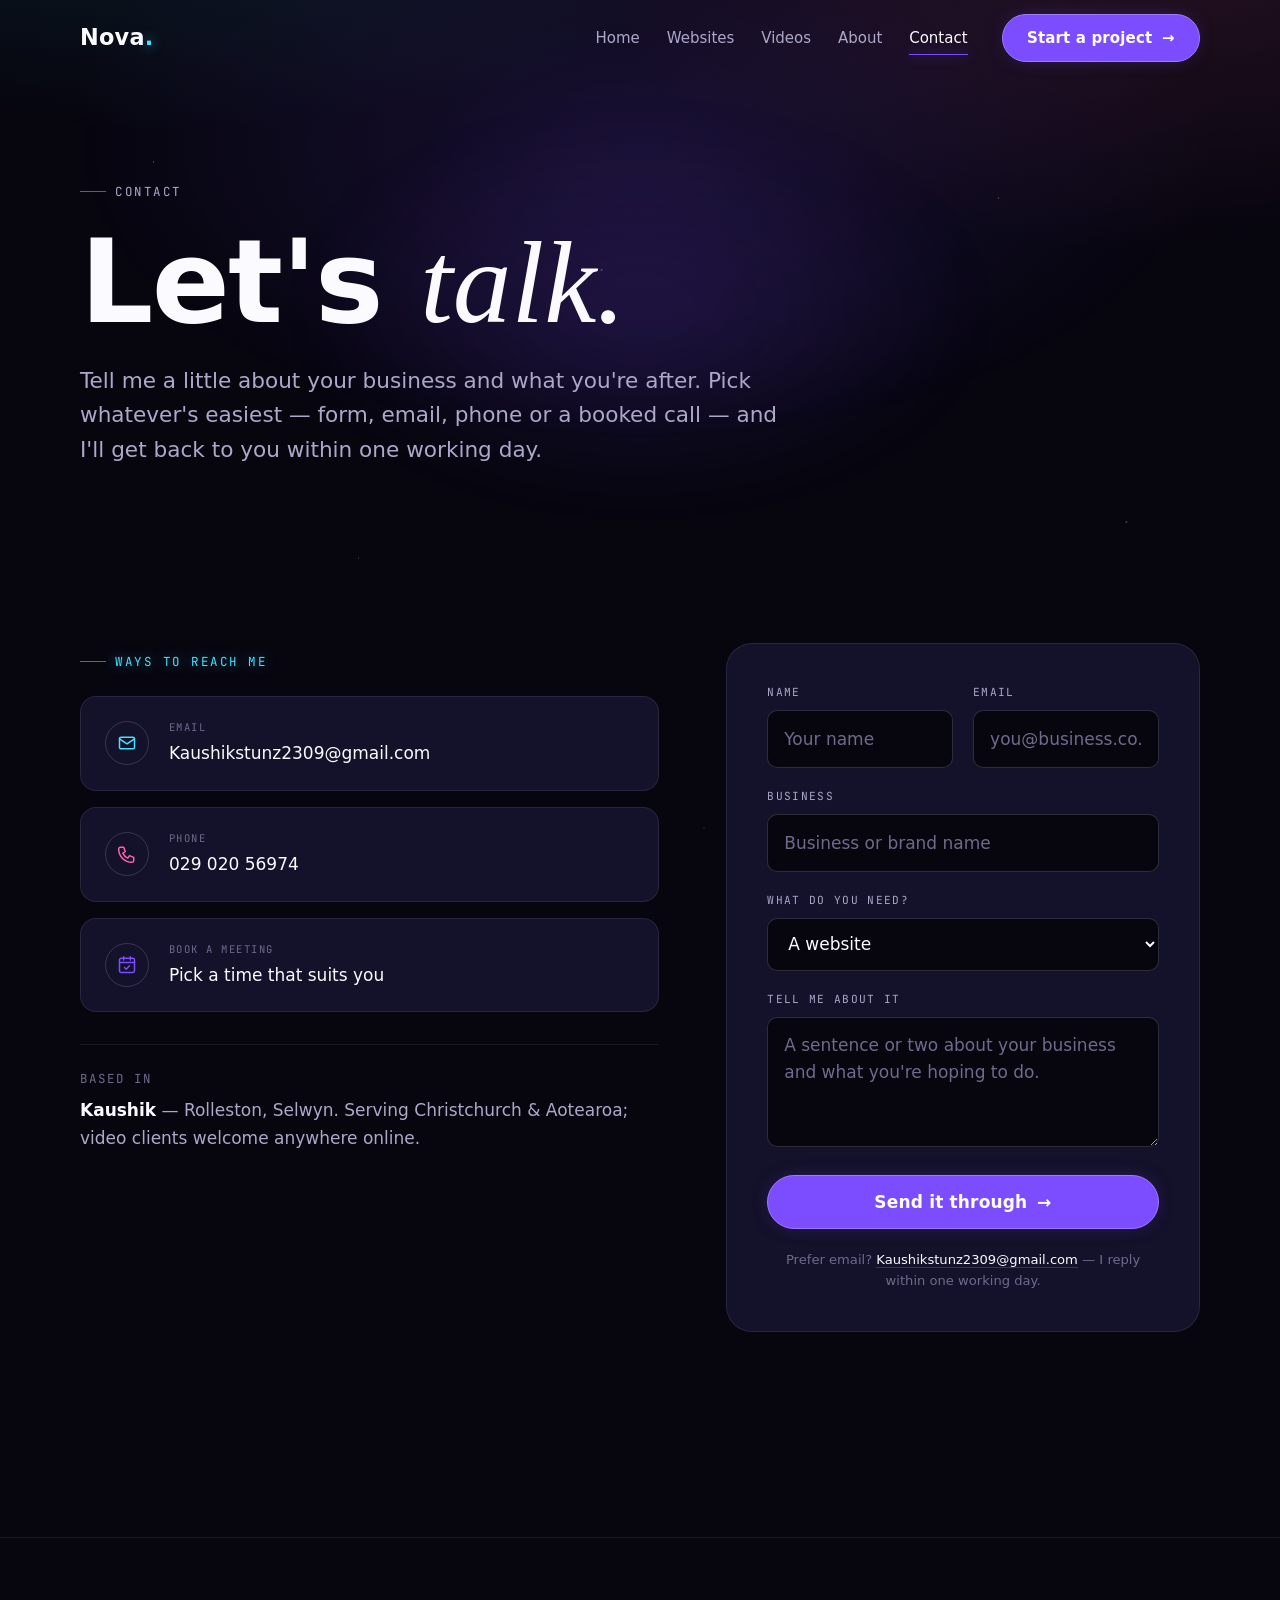
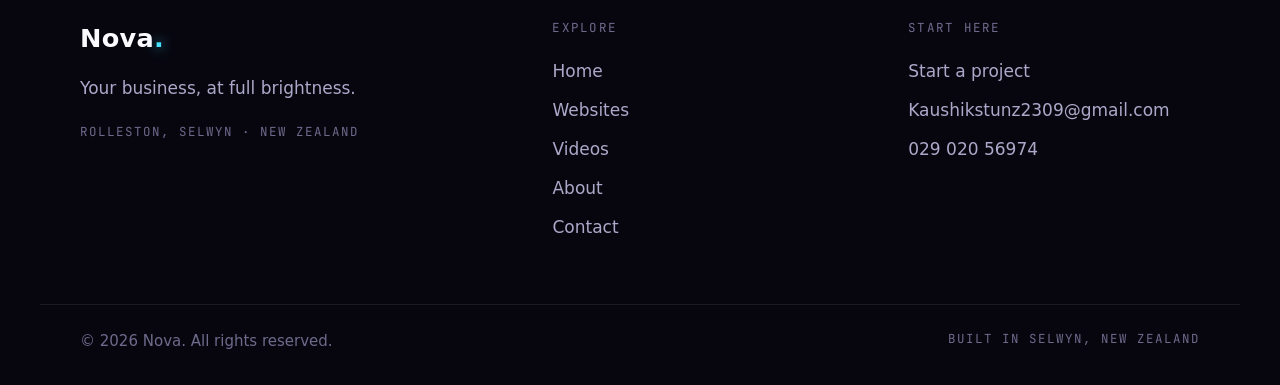
<file: contact.html>
<!DOCTYPE html>
<html lang="en">
<head>
  <script>document.documentElement.classList.add('js');</script>
  <meta charset="UTF-8" />
  <meta name="viewport" content="width=device-width, initial-scale=1.0" />

  <title>Contact — Nova · Start a website or video project</title>
  <meta name="description" content="Start a project with Nova. Email, call, book a time, or send the form — web design for local businesses and AI short-form video for online brands. Rolleston, NZ." />

  <meta property="og:type" content="website" />
  <meta property="og:title" content="Contact — Nova" />
  <meta property="og:description" content="Tell me what you're working on and I'll come back with a clear, honest plan." />
  <meta property="og:image" content="assets/og-image.jpg" />
  <meta property="og:locale" content="en_NZ" />
  <meta name="twitter:card" content="summary_large_image" />

  <link rel="icon" href="assets/favicon.svg" type="image/svg+xml" />

  <link rel="preconnect" href="https://api.fontshare.com" crossorigin />
  <link rel="preconnect" href="https://fonts.googleapis.com" />
  <link rel="preconnect" href="https://fonts.gstatic.com" crossorigin />
  <link href="https://api.fontshare.com/v2/css?f[]=clash-display@400,500,600,700&f[]=satoshi@400,500,700&f[]=zodiak@400,401,501&display=swap" rel="stylesheet" />
  <link href="https://fonts.googleapis.com/css2?family=JetBrains+Mono:wght@400;500&display=swap" rel="stylesheet" />

  <link rel="stylesheet" href="css/style.css" />
</head>
<body>
  <a class="skip-link" href="#main">Skip to content</a>

  <!-- ============================= HEADER ============================= -->
  <header class="site-header">
    <div class="container header__inner">
      <a class="brand" href="index.html" aria-label="Nova — home">Nova<span class="brand__dot">.</span></a>
      <nav class="nav" aria-label="Primary">
        <button class="nav__toggle" aria-expanded="false" aria-controls="nav-menu" aria-label="Open menu">
          <span class="nav__toggle-bar"></span>
        </button>
        <ul class="nav__menu" id="nav-menu">
          <li><a class="nav__link" href="index.html">Home</a></li>
          <li><a class="nav__link" href="websites.html">Websites</a></li>
          <li><a class="nav__link" href="videos.html">Videos</a></li>
          <li><a class="nav__link" href="about.html">About</a></li>
          <li><a class="nav__link" href="contact.html" aria-current="page">Contact</a></li>
          <li class="nav__cta"><a class="btn btn--primary" href="#form">Start a project <span class="btn__arrow" aria-hidden="true">→</span></a></li>
        </ul>
      </nav>
    </div>
  </header>

  <main id="main">

    <!-- ============================= PAGE HERO ============================= -->
    <section class="page-hero section--tight">
      <div class="page-hero__glow" aria-hidden="true"></div>
      <div class="container">
        <div class="page-hero__inner page-hero__inner--wide">
          <p class="eyebrow reveal">Contact</p>
          <h1 class="page-hero__title page-hero__title--display reveal" data-delay="1">Let's <em>talk.</em></h1>
        </div>
        <p class="page-hero__lead reveal" data-delay="2">Tell me a little about your business and what you're after. Pick whatever's easiest — form, email, phone or a booked call — and I'll get back to you within one working day.</p>
      </div>
    </section>

    <!-- ============================= CONTACT LAYOUT ============================= -->
    <section class="section section--tight" aria-labelledby="ways-title">
      <div class="container">
        <h2 class="sr-only" id="ways-title">Ways to get in touch</h2>
        <div class="contact-layout">

          <!-- LEFT: methods -->
          <div>
            <p class="eyebrow eyebrow--ion reveal" style="margin-bottom:1.5rem;">Ways to reach me</p>
            <div class="contact-methods">
              <a class="contact-method reveal" href="mailto:Kaushikstunz2309@gmail.com">
                <span class="contact-method__icon" aria-hidden="true">
                  <svg width="20" height="20" viewBox="0 0 24 24" fill="none" stroke="currentColor" stroke-width="1.8" stroke-linecap="round" stroke-linejoin="round"><rect x="3" y="5" width="18" height="14" rx="2"/><path d="m3 7 9 6 9-6"/></svg>
                </span>
                <span><span class="contact-method__label">Email</span><span class="contact-method__value">Kaushikstunz2309@gmail.com</span></span>
              </a>

              <!-- verify number before deploy -->
              <a class="contact-method reveal" data-delay="1" href="tel:+642902056974">
                <span class="contact-method__icon" aria-hidden="true">
                  <svg width="20" height="20" viewBox="0 0 24 24" fill="none" stroke="currentColor" stroke-width="1.8" stroke-linecap="round" stroke-linejoin="round"><path d="M4 4h4l2 5-3 2a12 12 0 0 0 6 6l2-3 5 2v4a2 2 0 0 1-2 2A16 16 0 0 1 2 6a2 2 0 0 1 2-2Z"/></svg>
                </span>
                <span><span class="contact-method__label">Phone</span><span class="contact-method__value">029 020 56974</span></span>
              </a>

              <a class="contact-method reveal" data-delay="2" href="book.html">
                <span class="contact-method__icon" aria-hidden="true">
                  <svg width="20" height="20" viewBox="0 0 24 24" fill="none" stroke="currentColor" stroke-width="1.8" stroke-linecap="round" stroke-linejoin="round"><rect x="3" y="4" width="18" height="17" rx="2"/><path d="M3 9h18M8 2v4M16 2v4"/><path d="m9 15 2 2 4-4"/></svg>
                </span>
                <span><span class="contact-method__label">Book a meeting</span><span class="contact-method__value">Pick a time that suits you</span></span>
              </a>
            </div>

            <div class="reveal" data-delay="2" style="margin-top:2rem;border-top:1px solid var(--line);padding-top:1.5rem;">
              <p class="mono" style="margin-bottom:0.5rem;">Based in</p>
              <p><strong>Kaushik</strong> — Rolleston, Selwyn. Serving Christchurch &amp; Aotearoa; <br>video clients welcome anywhere online.</p>
            </div>
          </div>

          <!-- RIGHT: form -->
          <div id="form">
            <!--
              ============================================================
              FORM SETUP — pick ONE, both are backend-free & static-friendly:

              A) FORMSPREE (default below)
                 1. Create a form at https://formspree.io
                 2. Replace "your-form-id" in the action URL.

              B) NETLIFY FORMS (if deploying to Netlify)
                 1. Add   netlify   to the <form> tag  ->  <form ... netlify>
                 2. Add a hidden input:  <input type="hidden" name="form-name" value="contact">
                 3. Remove the Formspree action URL.

              C) NO BACKEND (mailto fallback)
                 Replace the whole <form> with a big button:
                 <a class="btn btn--primary btn--lg" href="mailto:Kaushikstunz2309@gmail.com">Email me instead</a>
              ============================================================
            -->
            <form class="form reveal" data-delay="1" action="https://formspree.io/f/your-form-id" method="POST">
              <div class="field field--row">
                <div class="field">
                  <label for="name">Name</label>
                  <input type="text" id="name" name="name" autocomplete="name" placeholder="Your name" required />
                </div>
                <div class="field">
                  <label for="email">Email</label>
                  <input type="email" id="email" name="email" autocomplete="email" placeholder="you@business.co.nz" required />
                </div>
              </div>

              <div class="field">
                <label for="business">Business</label>
                <input type="text" id="business" name="business" placeholder="Business or brand name" />
              </div>

              <div class="field">
                <label for="service">What do you need?</label>
                <select id="service" name="service">
                  <option value="website">A website</option>
                  <option value="video">Short-form video</option>
                  <option value="both">Both</option>
                  <option value="unsure">Not sure yet</option>
                </select>
              </div>

              <div class="field">
                <label for="message">Tell me about it</label>
                <textarea id="message" name="message" placeholder="A sentence or two about your business and what you're hoping to do." required></textarea>
              </div>

              <button class="btn btn--primary btn--lg form__submit" type="submit">Send it through <span class="btn__arrow" aria-hidden="true">→</span></button>
              <p class="form__hint">Prefer email? <a class="link" href="mailto:Kaushikstunz2309@gmail.com">Kaushikstunz2309@gmail.com</a> — I reply within one working day.</p>
            </form>
          </div>

        </div>
      </div>
    </section>

  </main>

  <!-- ============================= FOOTER ============================= -->
  <footer class="site-footer">
    <div class="container footer__inner">
      <div class="footer__brand">
        <a class="brand" href="index.html">Nova<span class="brand__dot">.</span></a>
        <p class="footer__tag">Your business, at full brightness.</p>
        <span class="footer__coord mono">Rolleston, Selwyn · New Zealand</span>
      </div>
      <div>
        <p class="footer__col-title">Explore</p>
        <ul class="footer__list">
          <li><a href="index.html">Home</a></li>
          <li><a href="websites.html">Websites</a></li>
          <li><a href="videos.html">Videos</a></li>
          <li><a href="about.html">About</a></li>
          <li><a href="contact.html">Contact</a></li>
        </ul>
      </div>
      <div>
        <p class="footer__col-title">Start here</p>
        <ul class="footer__list">
          <li><a href="#form">Start a project</a></li>
          <li><a href="mailto:Kaushikstunz2309@gmail.com">Kaushikstunz2309@gmail.com</a></li>
          <li><a href="tel:+642902056974">029 020 56974</a> <!-- verify number before deploy --></li>
        </ul>
      </div>
    </div>
    <div class="container footer__bottom">
      <span>© <span data-year>2026</span> Nova. All rights reserved.</span>
      <span class="mono">Built in Selwyn, New Zealand</span>
    </div>
  </footer>

  <script src="js/main.js" defer></script>
</body>
</html>
</file>
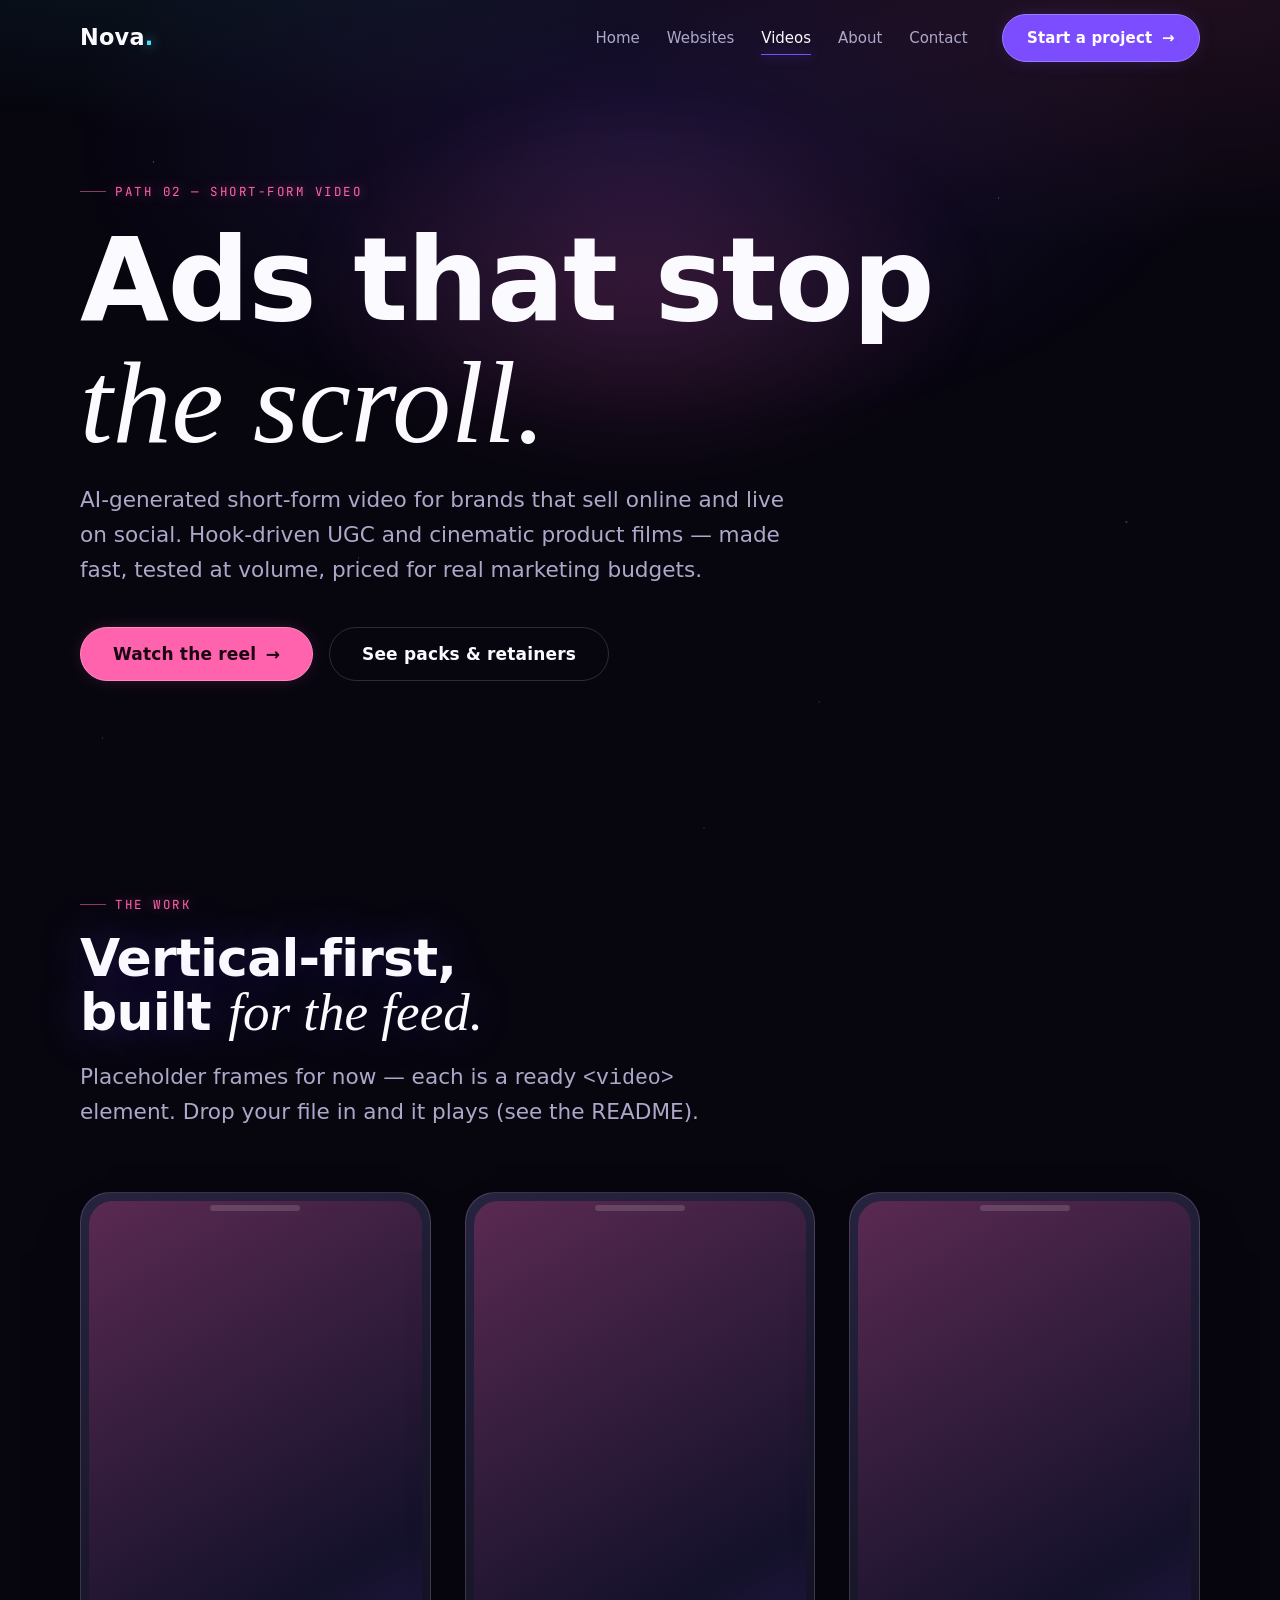
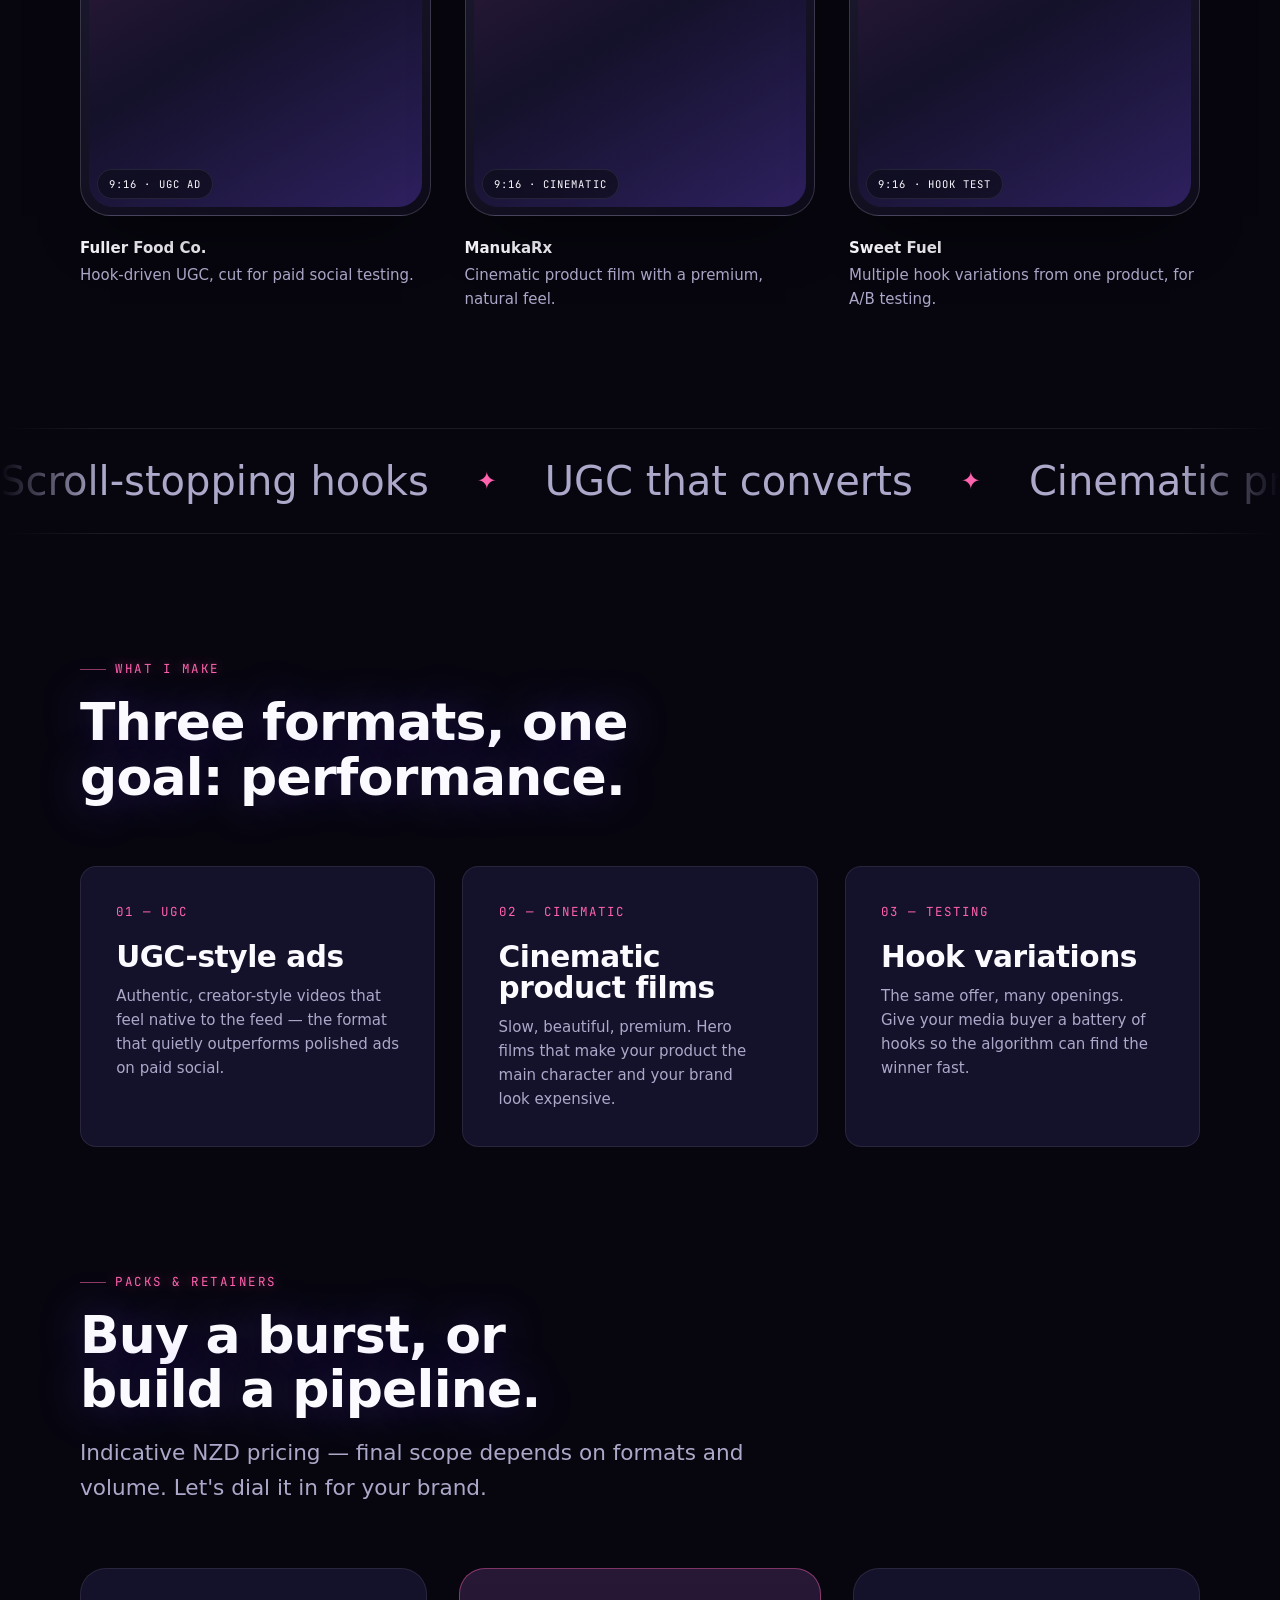
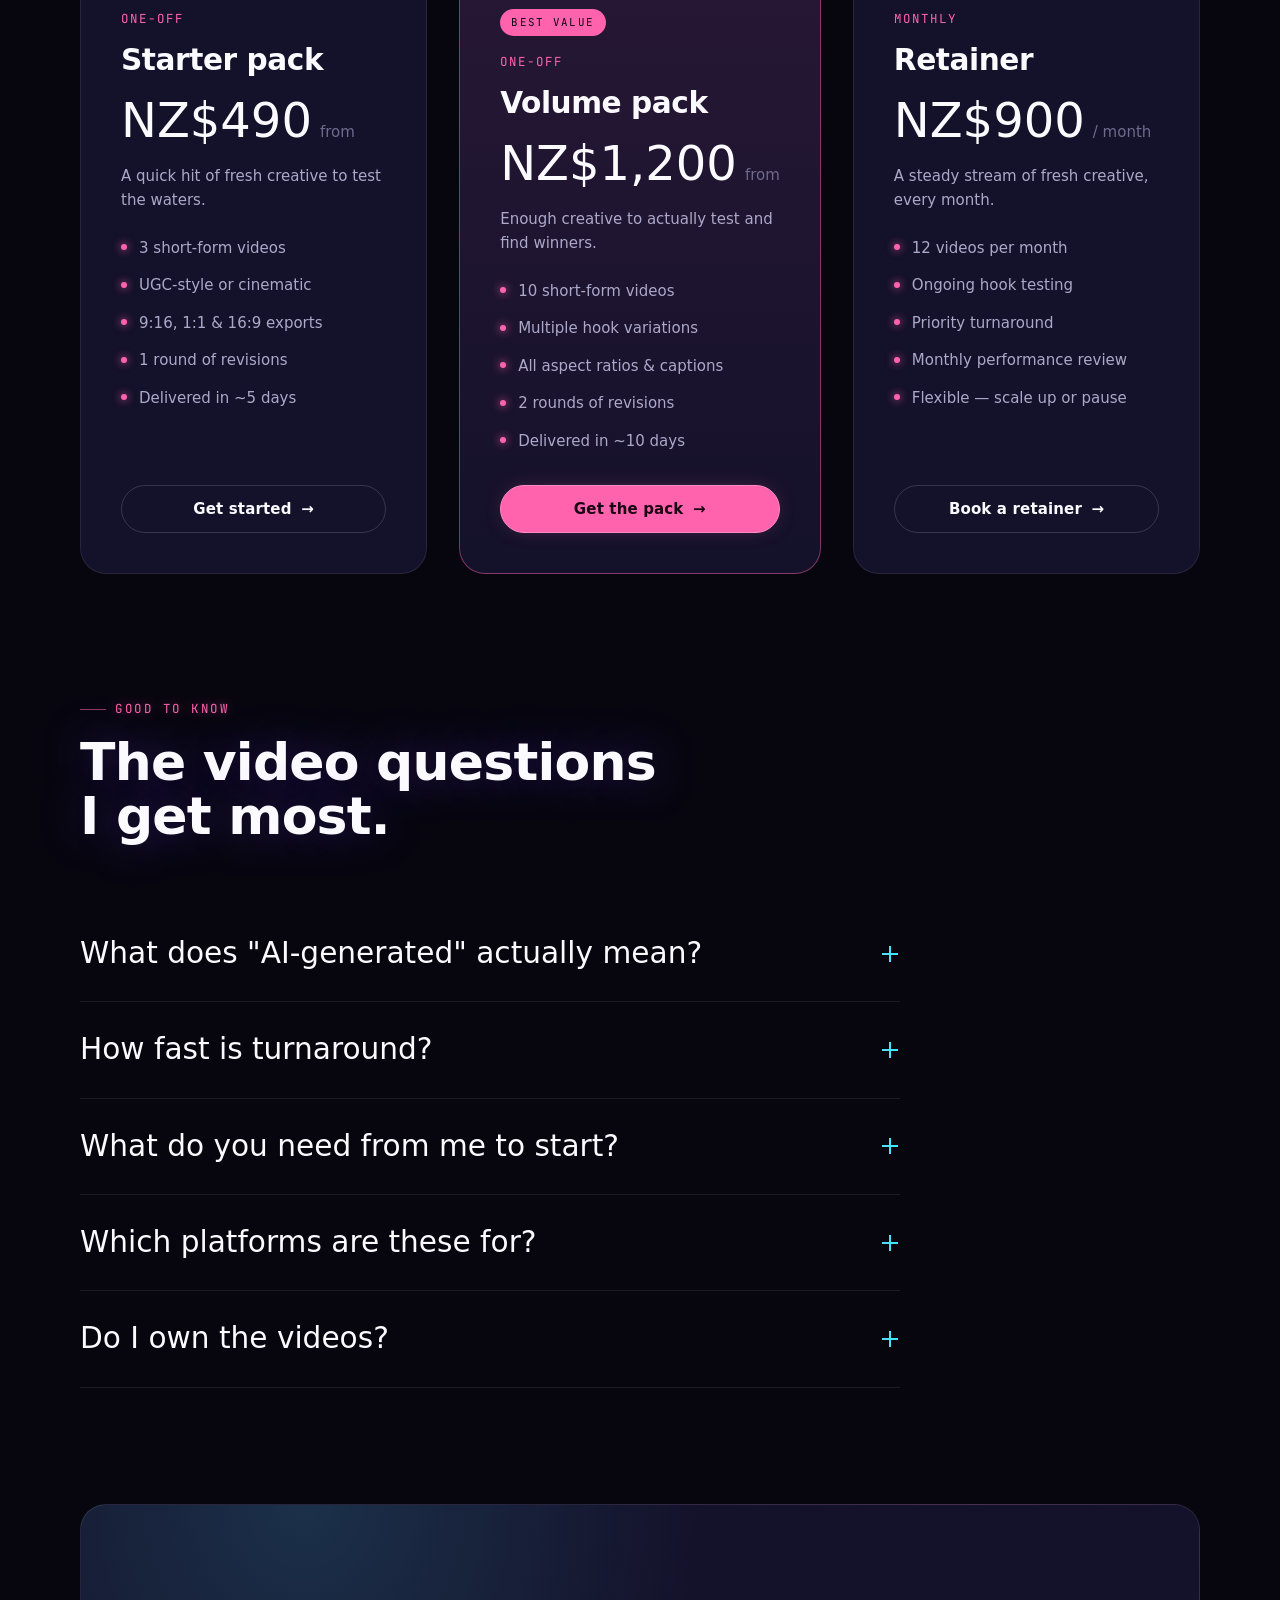
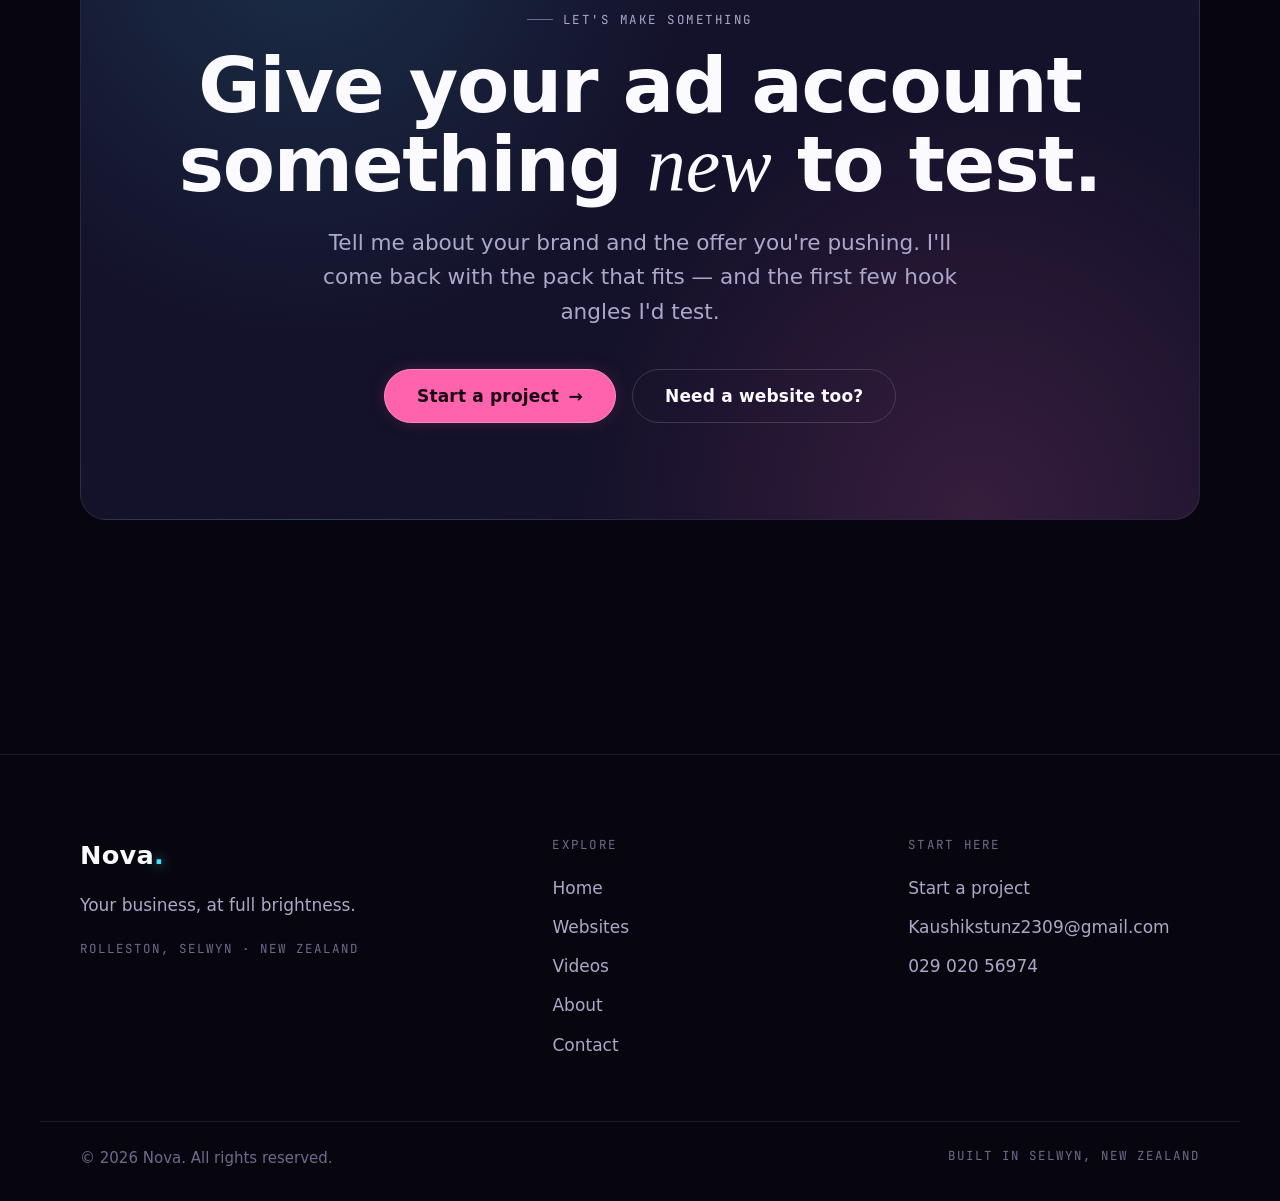
<file: videos.html>
<!DOCTYPE html>
<html lang="en">
<head>
  <script>document.documentElement.classList.add('js');</script>
  <meta charset="UTF-8" />
  <meta name="viewport" content="width=device-width, initial-scale=1.0" />

  <title>Short-form Video — Nova · AI-generated ads for online brands</title>
  <meta name="description" content="AI-generated short-form video ads for DTC brands that live on social — hook-driven UGC-style ads and cinematic product films. Sold as packs and monthly retainers." />

  <meta property="og:type" content="website" />
  <meta property="og:title" content="Short-form Video — Nova" />
  <meta property="og:description" content="Hook-driven UGC and cinematic product films for brands that sell online. AI-accelerated, at volume." />
  <meta property="og:image" content="assets/og-image.jpg" />
  <meta property="og:locale" content="en_NZ" />
  <meta name="twitter:card" content="summary_large_image" />

  <link rel="icon" href="assets/favicon.svg" type="image/svg+xml" />

  <link rel="preconnect" href="https://api.fontshare.com" crossorigin />
  <link rel="preconnect" href="https://fonts.googleapis.com" />
  <link rel="preconnect" href="https://fonts.gstatic.com" crossorigin />
  <link href="https://api.fontshare.com/v2/css?f[]=clash-display@400,500,600,700&f[]=satoshi@400,500,700&f[]=zodiak@400,401,501&display=swap" rel="stylesheet" />
  <link href="https://fonts.googleapis.com/css2?family=JetBrains+Mono:wght@400;500&display=swap" rel="stylesheet" />

  <link rel="stylesheet" href="css/style.css" />
</head>
<body>
  <a class="skip-link" href="#main">Skip to content</a>

  <!-- ============================= HEADER ============================= -->
  <header class="site-header">
    <div class="container header__inner">
      <a class="brand" href="index.html" aria-label="Nova — home">Nova<span class="brand__dot">.</span></a>
      <nav class="nav" aria-label="Primary">
        <button class="nav__toggle" aria-expanded="false" aria-controls="nav-menu" aria-label="Open menu">
          <span class="nav__toggle-bar"></span>
        </button>
        <ul class="nav__menu" id="nav-menu">
          <li><a class="nav__link" href="index.html">Home</a></li>
          <li><a class="nav__link" href="websites.html">Websites</a></li>
          <li><a class="nav__link" href="videos.html" aria-current="page">Videos</a></li>
          <li><a class="nav__link" href="about.html">About</a></li>
          <li><a class="nav__link" href="contact.html">Contact</a></li>
          <li class="nav__cta"><a class="btn btn--primary" href="contact.html">Start a project <span class="btn__arrow" aria-hidden="true">→</span></a></li>
        </ul>
      </nav>
    </div>
  </header>

  <main id="main">

    <!-- ============================= PAGE HERO ============================= -->
    <section class="page-hero page-hero--flare section--tight">
      <div class="page-hero__glow" aria-hidden="true"></div>
      <div class="container">
        <div class="page-hero__inner page-hero__inner--wide">
          <p class="eyebrow eyebrow--flare reveal">Path 02 — Short-form video</p>
          <h1 class="page-hero__title page-hero__title--display reveal" data-delay="1">Ads that stop<br><em>the scroll.</em></h1>
        </div>
        <p class="page-hero__lead reveal" data-delay="2">AI-generated short-form video for brands that sell online and live on social. Hook-driven UGC and cinematic product films — made fast, tested at volume, priced for real marketing budgets.</p>
        <div class="page-hero__actions reveal" data-delay="3">
          <a class="btn btn--flare btn--lg" href="#work">Watch the reel <span class="btn__arrow" aria-hidden="true">→</span></a>
          <a class="btn btn--ghost btn--lg" href="#plans">See packs &amp; retainers</a>
        </div>
      </div>
    </section>

    <!-- ============================= WORK / PHONE-FRAME SHOWCASE ============================= -->
    <section class="section" id="work" aria-labelledby="reel-title">
      <div class="container">
        <div class="section-head reveal">
          <p class="eyebrow eyebrow--flare">The work</p>
          <h2 class="section-head__title" id="reel-title">Vertical-first, built <em>for the feed.</em></h2>
          <p class="section-head__intro">Placeholder frames for now — each is a ready <code>&lt;video&gt;</code> element. Drop your file in and it plays (see the README).</p>
        </div>

        <div class="video-showcase">
          <!-- FRAME 1 -->
          <figure class="phone reveal">
            <div class="phone__frame">
              <!-- Swap in your file: add a <source src="assets/videos/fuller.mp4" type="video/mp4"> inside this tag -->
              <video class="phone__video" autoplay muted loop playsinline preload="none" aria-label="Fuller Food Co. UGC ad placeholder"></video>
              <span class="phone__badge">9:16 · UGC ad</span>
            </div>
            <figcaption class="phone__caption"><strong>Fuller Food Co.</strong> Hook-driven UGC, cut for paid social testing.</figcaption>
          </figure>

          <!-- FRAME 2 -->
          <figure class="phone reveal" data-delay="1">
            <div class="phone__frame">
              <!-- Swap in your file: add a <source src="assets/videos/manukarx.mp4" type="video/mp4"> inside this tag -->
              <video class="phone__video" autoplay muted loop playsinline preload="none" aria-label="ManukaRx cinematic product film placeholder"></video>
              <span class="phone__badge">9:16 · Cinematic</span>
            </div>
            <figcaption class="phone__caption"><strong>ManukaRx</strong> Cinematic product film with a premium, natural feel.</figcaption>
          </figure>

          <!-- FRAME 3 -->
          <figure class="phone reveal" data-delay="2">
            <div class="phone__frame">
              <!-- Swap in your file: add a <source src="assets/videos/sweetfuel.mp4" type="video/mp4"> inside this tag -->
              <video class="phone__video" autoplay muted loop playsinline preload="none" aria-label="Sweet Fuel hook variations placeholder"></video>
              <span class="phone__badge">9:16 · Hook test</span>
            </div>
            <figcaption class="phone__caption"><strong>Sweet Fuel</strong> Multiple hook variations from one product, for A/B testing.</figcaption>
          </figure>
        </div>
      </div>
    </section>

    <!-- ============================= HOOK MARQUEE (kinetic) ============================= -->
    <div class="marquee" aria-hidden="true">
      <div class="marquee__track">
        <span class="marquee__item">Scroll-stopping hooks</span>
        <span class="marquee__item">UGC that converts</span>
        <span class="marquee__item">Cinematic product films</span>
        <span class="marquee__item">Test 10 hooks, not 1</span>
        <span class="marquee__item">Made for the feed</span>
        <!-- duplicate for a seamless loop -->
        <span class="marquee__item">Scroll-stopping hooks</span>
        <span class="marquee__item">UGC that converts</span>
        <span class="marquee__item">Cinematic product films</span>
        <span class="marquee__item">Test 10 hooks, not 1</span>
        <span class="marquee__item">Made for the feed</span>
      </div>
    </div>

    <!-- ============================= WHAT I MAKE ============================= -->
    <section class="section" aria-labelledby="make-title">
      <div class="container">
        <div class="section-head reveal">
          <p class="eyebrow eyebrow--flare">What I make</p>
          <h2 class="section-head__title" id="make-title">Three formats, one goal: performance.</h2>
        </div>
        <div class="cards">
          <article class="card reveal">
            <span class="card__index mono">01 — UGC</span>
            <h3 class="card__title">UGC-style ads</h3>
            <p class="card__text">Authentic, creator-style videos that feel native to the feed — the format that quietly outperforms polished ads on paid social.</p>
          </article>
          <article class="card reveal" data-delay="1">
            <span class="card__index mono">02 — Cinematic</span>
            <h3 class="card__title">Cinematic product films</h3>
            <p class="card__text">Slow, beautiful, premium. Hero films that make your product the main character and your brand look expensive.</p>
          </article>
          <article class="card reveal" data-delay="2">
            <span class="card__index mono">03 — Testing</span>
            <h3 class="card__title">Hook variations</h3>
            <p class="card__text">The same offer, many openings. Give your media buyer a battery of hooks so the algorithm can find the winner fast.</p>
          </article>
        </div>
      </div>
    </section>

    <!-- ============================= PLANS ============================= -->
    <section class="section section--flush-top" id="plans" aria-labelledby="vplans-title">
      <div class="container">
        <div class="section-head reveal">
          <p class="eyebrow eyebrow--flare">Packs &amp; retainers</p>
          <h2 class="section-head__title" id="vplans-title">Buy a burst, or build a pipeline.</h2>
          <p class="section-head__intro">Indicative NZD pricing — final scope depends on formats and volume. Let's dial it in for your brand.</p>
        </div>

        <div class="plans plans--three">
          <article class="plan plan--flare reveal">
            <p class="plan__eyebrow mono">One-off</p>
            <h3 class="plan__name">Starter pack</h3>
            <p class="plan__price"><span class="plan__amount">NZ$490</span><span class="plan__unit">from</span></p>
            <p class="plan__desc">A quick hit of fresh creative to test the waters.</p>
            <ul class="plan__features">
              <li>3 short-form videos</li>
              <li>UGC-style or cinematic</li>
              <li>9:16, 1:1 &amp; 16:9 exports</li>
              <li>1 round of revisions</li>
              <li>Delivered in ~5 days</li>
            </ul>
            <a class="btn btn--ghost plan__cta" href="contact.html">Get started <span class="btn__arrow" aria-hidden="true">→</span></a>
          </article>

          <article class="plan plan--flare plan--featured reveal" data-delay="1">
            <span class="plan__badge">Best value</span>
            <p class="plan__eyebrow mono">One-off</p>
            <h3 class="plan__name">Volume pack</h3>
            <p class="plan__price"><span class="plan__amount">NZ$1,200</span><span class="plan__unit">from</span></p>
            <p class="plan__desc">Enough creative to actually test and find winners.</p>
            <ul class="plan__features">
              <li>10 short-form videos</li>
              <li>Multiple hook variations</li>
              <li>All aspect ratios &amp; captions</li>
              <li>2 rounds of revisions</li>
              <li>Delivered in ~10 days</li>
            </ul>
            <a class="btn btn--flare plan__cta" href="contact.html">Get the pack <span class="btn__arrow" aria-hidden="true">→</span></a>
          </article>

          <article class="plan plan--flare reveal" data-delay="2">
            <p class="plan__eyebrow mono">Monthly</p>
            <h3 class="plan__name">Retainer</h3>
            <p class="plan__price"><span class="plan__amount">NZ$900</span><span class="plan__unit">/ month</span></p>
            <p class="plan__desc">A steady stream of fresh creative, every month.</p>
            <ul class="plan__features">
              <li>12 videos per month</li>
              <li>Ongoing hook testing</li>
              <li>Priority turnaround</li>
              <li>Monthly performance review</li>
              <li>Flexible — scale up or pause</li>
            </ul>
            <a class="btn btn--ghost plan__cta" href="contact.html">Book a retainer <span class="btn__arrow" aria-hidden="true">→</span></a>
          </article>
        </div>
      </div>
    </section>

    <!-- ============================= FAQ ============================= -->
    <section class="section section--flush-top" aria-labelledby="vfaq-title">
      <div class="container">
        <div class="section-head reveal">
          <p class="eyebrow eyebrow--flare">Good to know</p>
          <h2 class="section-head__title" id="vfaq-title">The video questions I get most.</h2>
        </div>
        <div class="faq reveal">
          <details class="faq__item">
            <summary>What does "AI-generated" actually mean?<span class="faq__icon" aria-hidden="true"></span></summary>
            <div class="faq__answer"><p>I use modern AI video and image tools to produce footage, scenes and variations without a full film crew. You get the volume and speed of AI with a human directing for brand, hook and performance.</p></div>
          </details>
          <details class="faq__item">
            <summary>How fast is turnaround?<span class="faq__icon" aria-hidden="true"></span></summary>
            <div class="faq__answer"><p>Starter packs land in about 5 days, volume packs in about 10. Retainer clients get priority scheduling for tighter deadlines.</p></div>
          </details>
          <details class="faq__item">
            <summary>What do you need from me to start?<span class="faq__icon" aria-hidden="true"></span></summary>
            <div class="faq__answer"><p>Your product details, any brand assets or footage you already have, and the offer you're pushing. I handle scripting, hooks and editing from there.</p></div>
          </details>
          <details class="faq__item">
            <summary>Which platforms are these for?<span class="faq__icon" aria-hidden="true"></span></summary>
            <div class="faq__answer"><p>Built vertical-first for TikTok, Instagram Reels and YouTube Shorts, and exported in every ratio you need for Meta and Google paid campaigns.</p></div>
          </details>
          <details class="faq__item">
            <summary>Do I own the videos?<span class="faq__icon" aria-hidden="true"></span></summary>
            <div class="faq__answer"><p>Yes — full usage rights for your paid and organic marketing. Source files available on request.</p></div>
          </details>
        </div>
      </div>
    </section>

    <!-- ============================= CTA ============================= -->
    <section class="section section--flush-top">
      <div class="container">
        <div class="cta reveal">
          <p class="eyebrow" style="justify-content:center;">Let's make something</p>
          <h2 class="cta__title">Give your ad account something <em>new</em> to test.</h2>
          <p class="cta__text">Tell me about your brand and the offer you're pushing. I'll come back with the pack that fits — and the first few hook angles I'd test.</p>
          <div class="cta__actions">
            <a class="btn btn--flare btn--lg" href="contact.html">Start a project <span class="btn__arrow" aria-hidden="true">→</span></a>
            <a class="btn btn--ghost btn--lg" href="websites.html">Need a website too?</a>
          </div>
        </div>
      </div>
    </section>

  </main>

  <!-- ============================= FOOTER ============================= -->
  <footer class="site-footer">
    <div class="container footer__inner">
      <div class="footer__brand">
        <a class="brand" href="index.html">Nova<span class="brand__dot">.</span></a>
        <p class="footer__tag">Your business, at full brightness.</p>
        <span class="footer__coord mono">Rolleston, Selwyn · New Zealand</span>
      </div>
      <div>
        <p class="footer__col-title">Explore</p>
        <ul class="footer__list">
          <li><a href="index.html">Home</a></li>
          <li><a href="websites.html">Websites</a></li>
          <li><a href="videos.html">Videos</a></li>
          <li><a href="about.html">About</a></li>
          <li><a href="contact.html">Contact</a></li>
        </ul>
      </div>
      <div>
        <p class="footer__col-title">Start here</p>
        <ul class="footer__list">
          <li><a href="contact.html">Start a project</a></li>
          <li><a href="mailto:Kaushikstunz2309@gmail.com">Kaushikstunz2309@gmail.com</a></li>
          <li><a href="tel:+642902056974">029 020 56974</a> <!-- verify number before deploy --></li>
        </ul>
      </div>
    </div>
    <div class="container footer__bottom">
      <span>© <span data-year>2026</span> Nova. All rights reserved.</span>
      <span class="mono">Built in Selwyn, New Zealand</span>
    </div>
  </footer>

  <script src="js/main.js" defer></script>
</body>
</html>
</file>
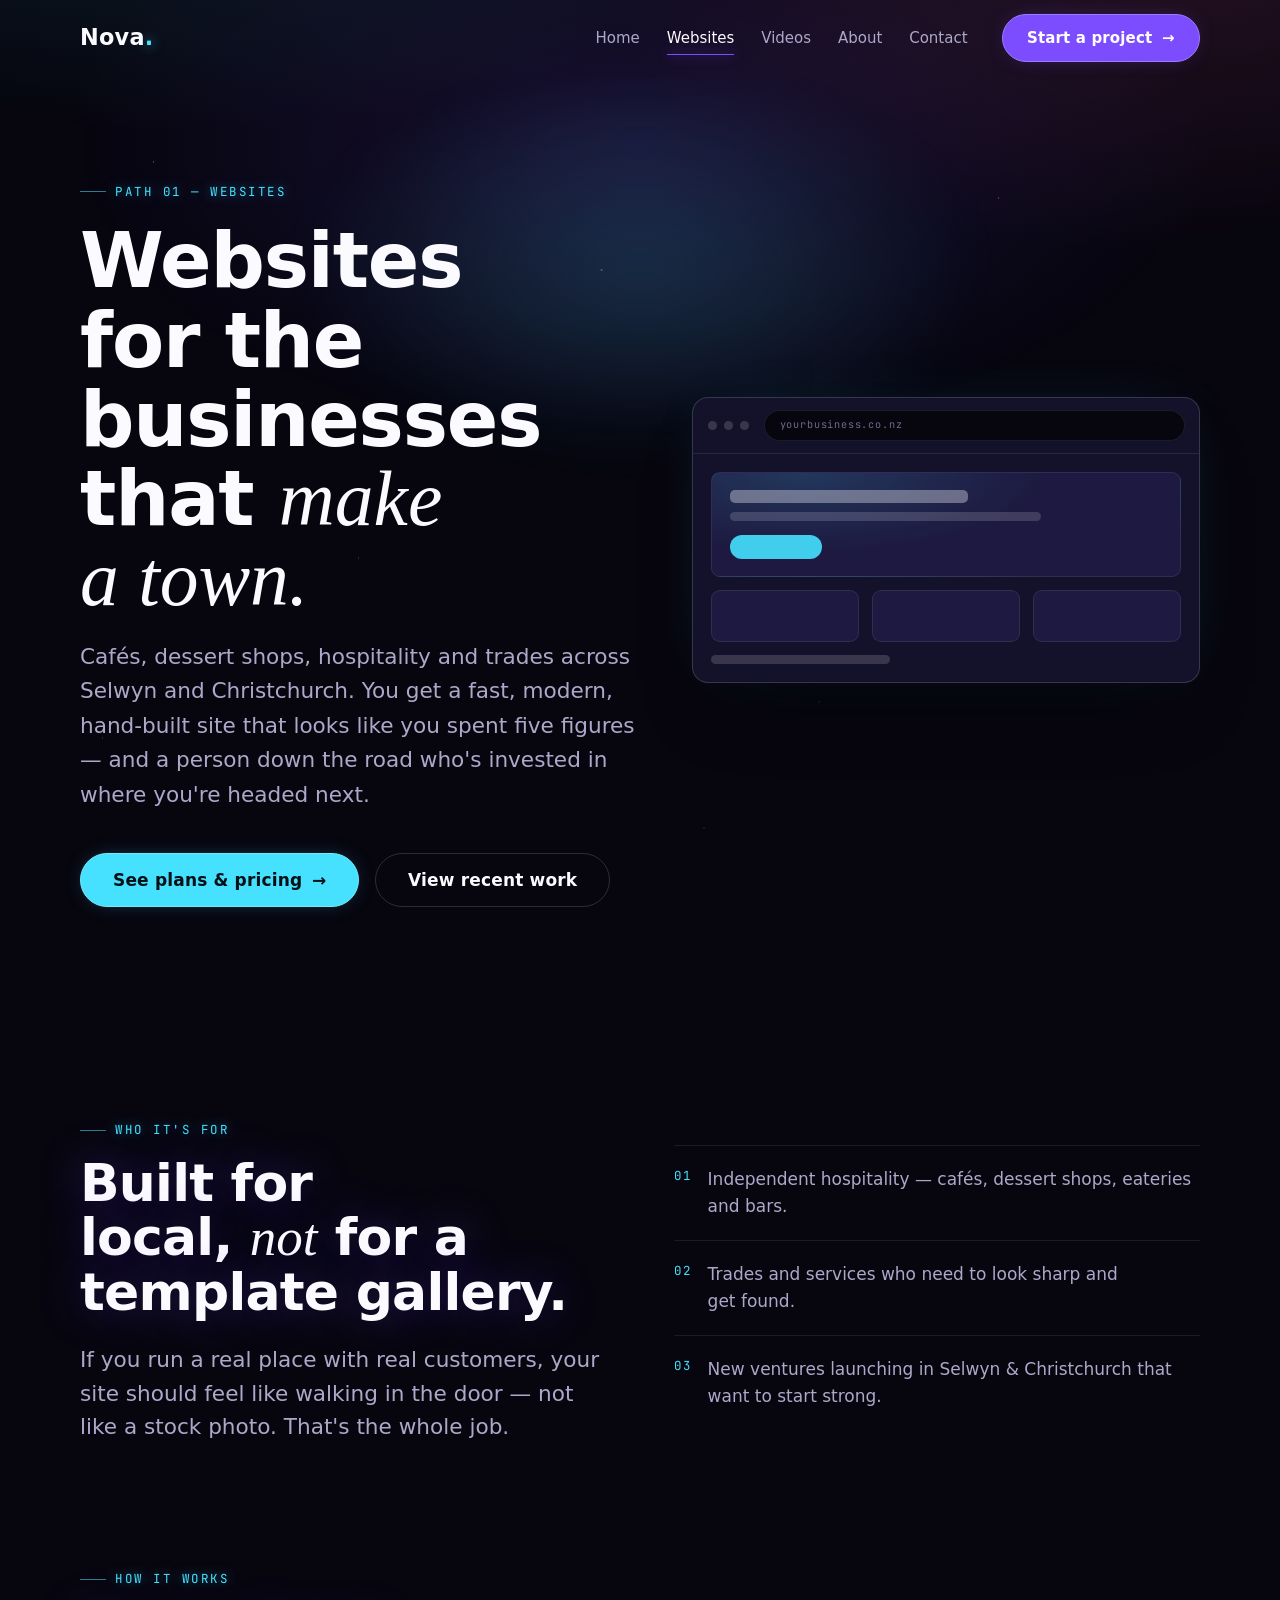
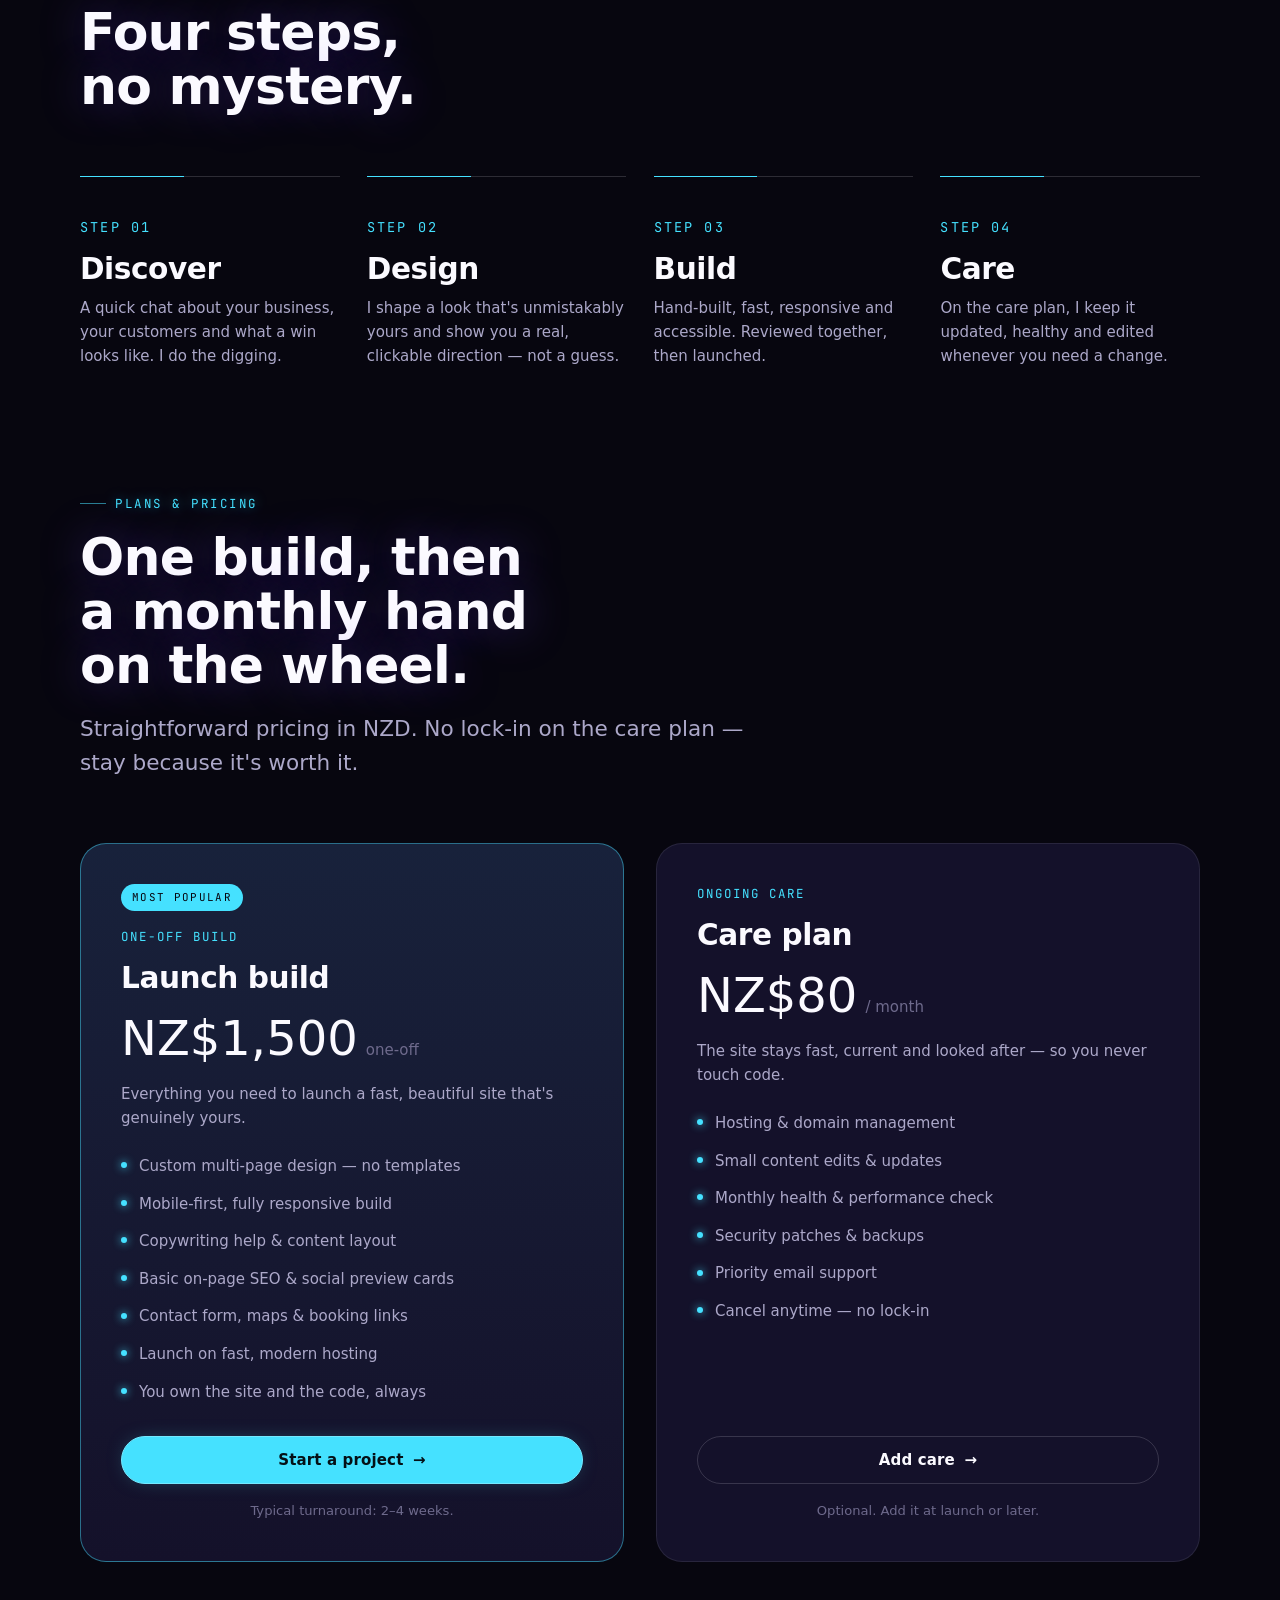
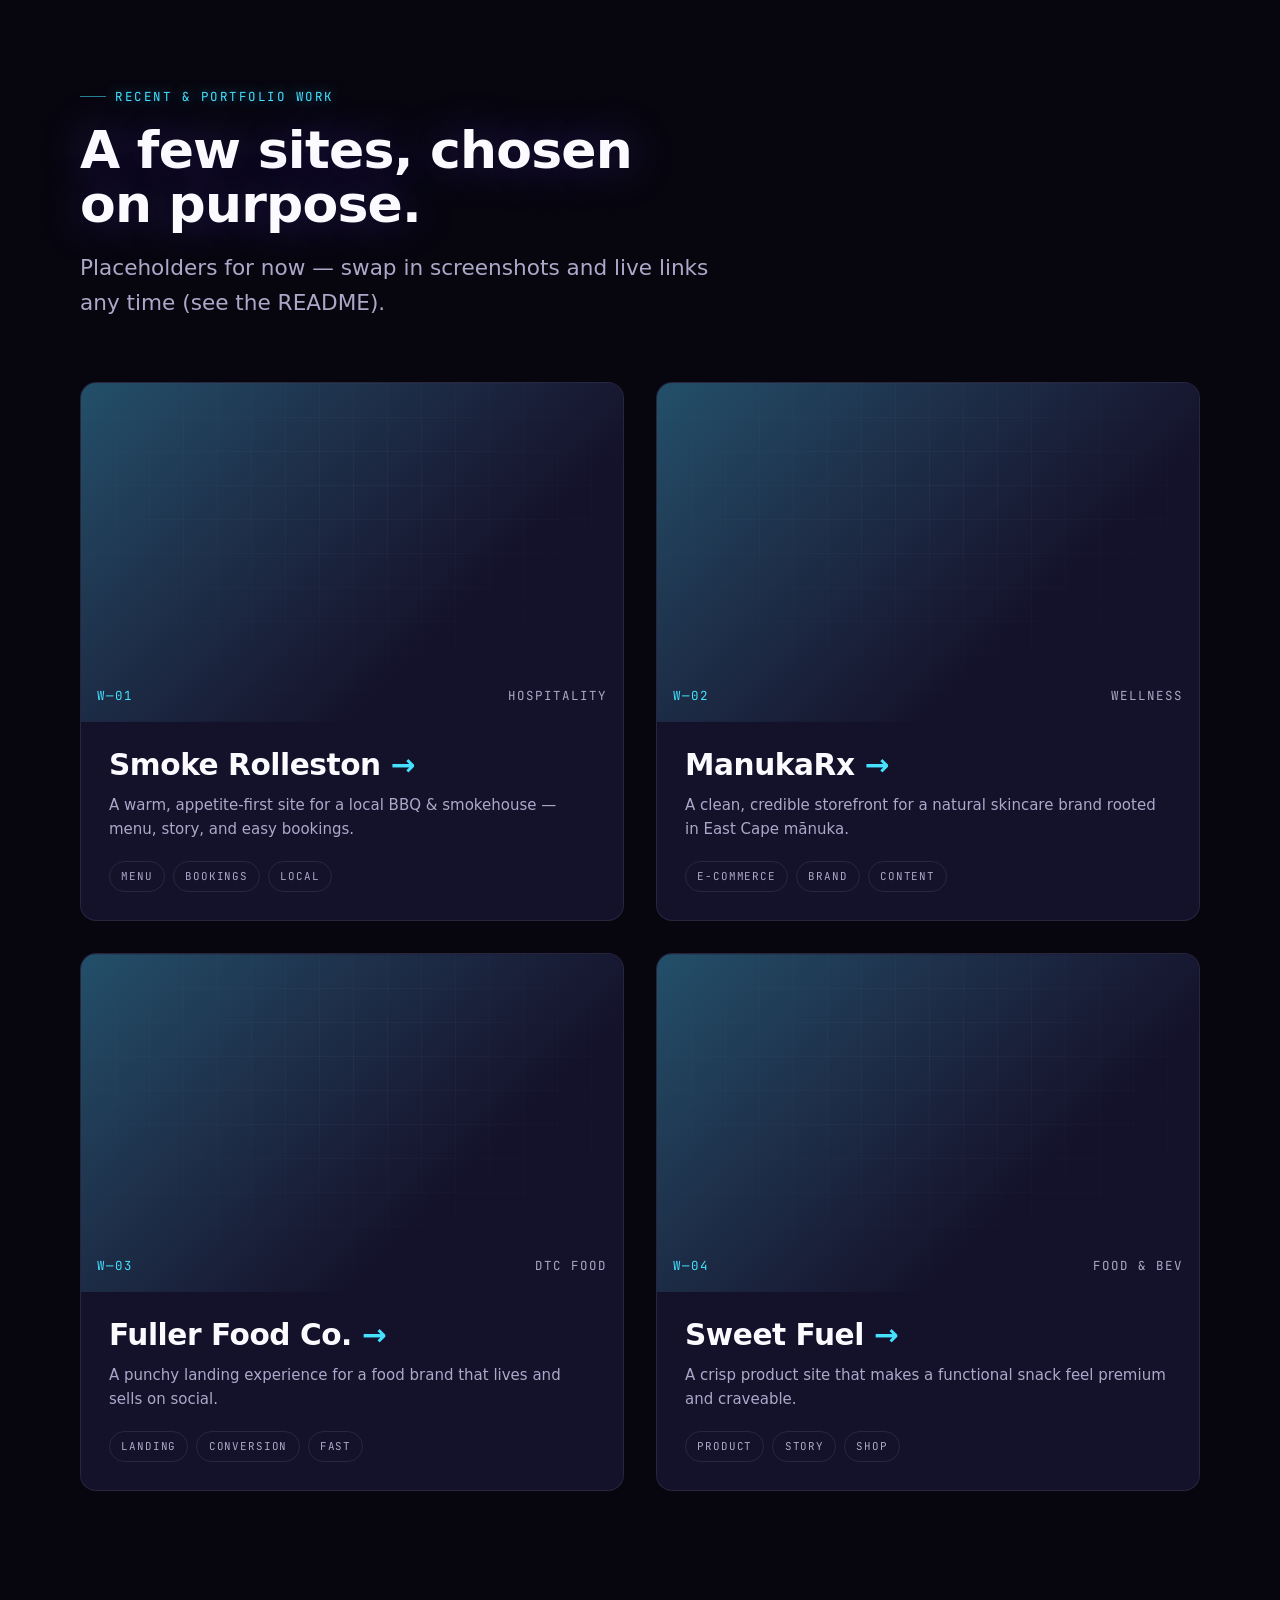
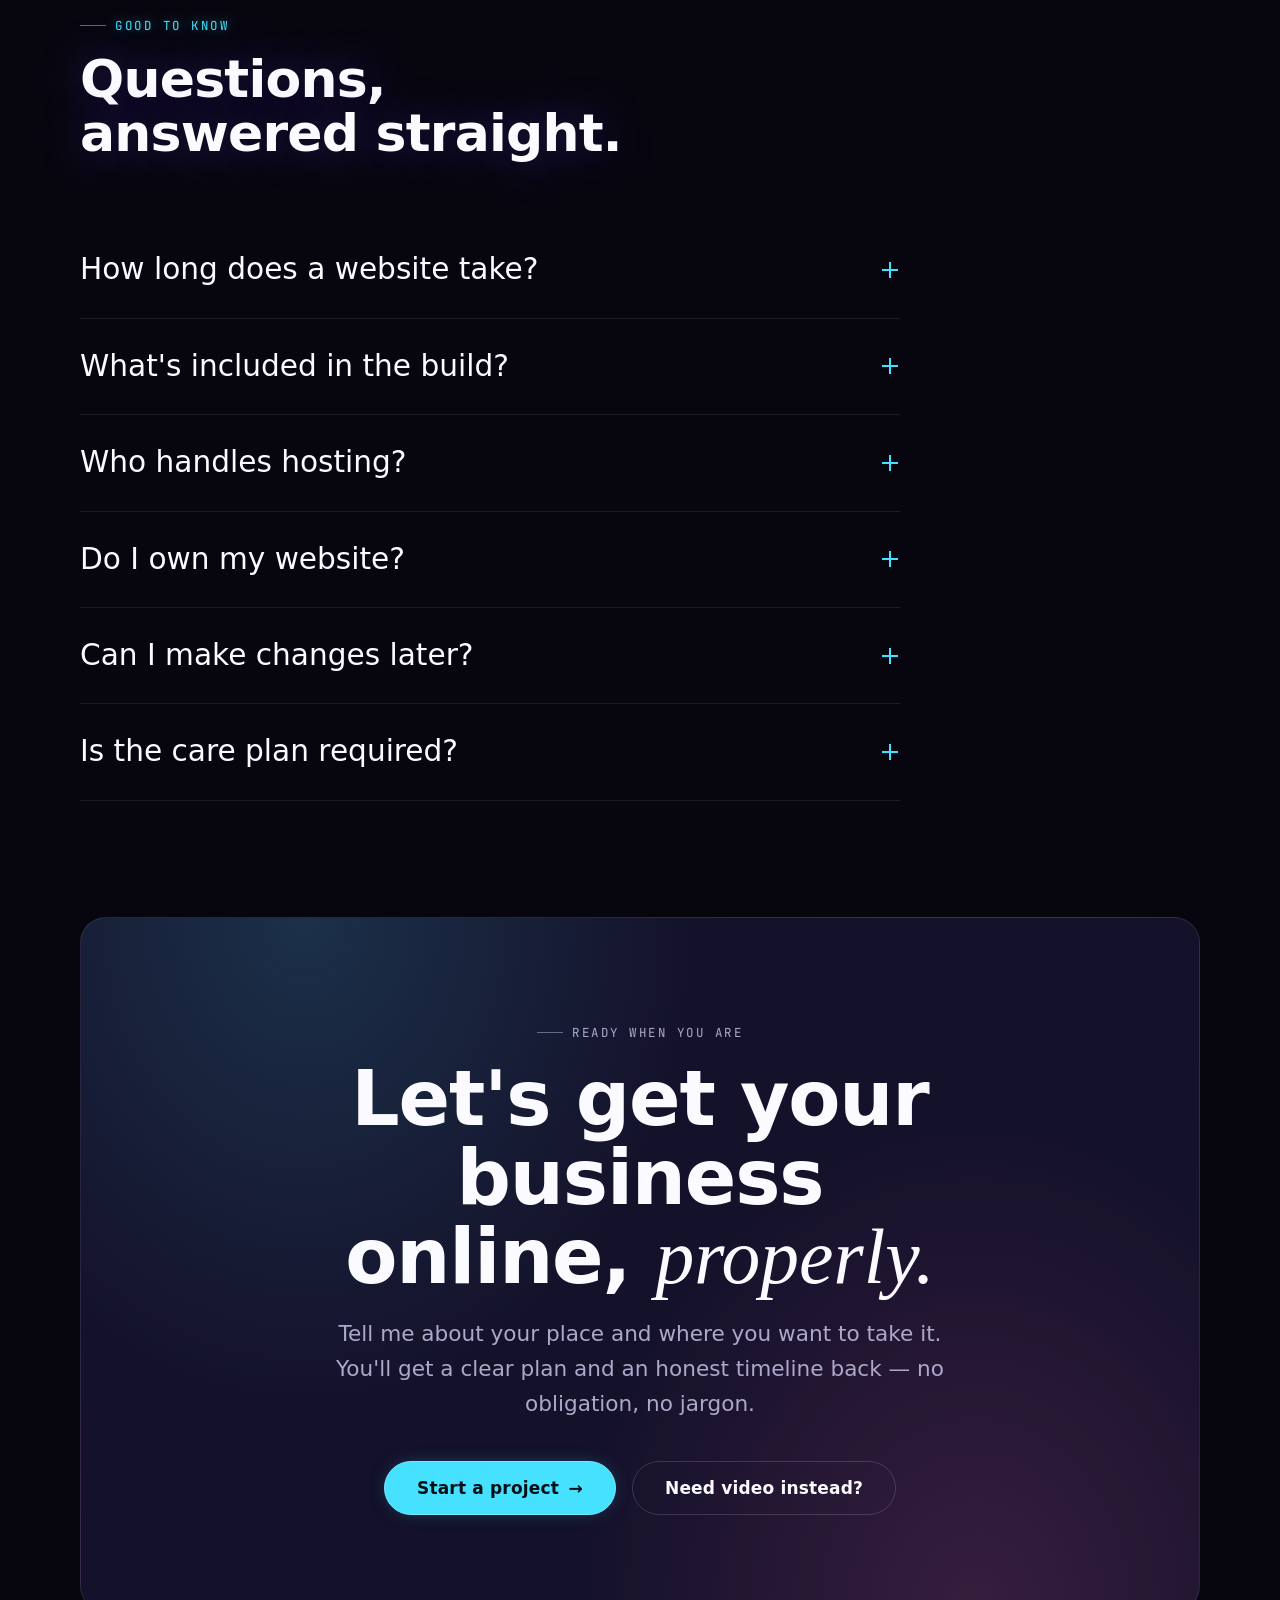
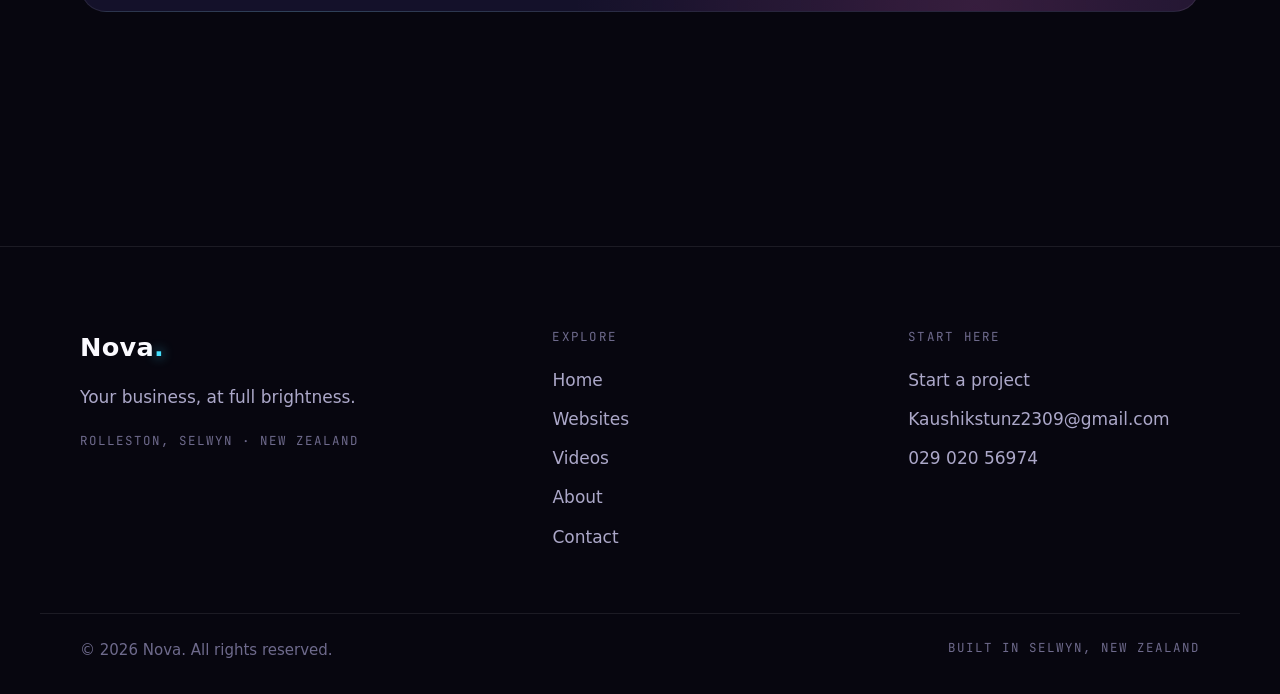
<file: websites.html>
<!DOCTYPE html>
<html lang="en">
<head>
  <script>document.documentElement.classList.add('js');</script>
  <meta charset="UTF-8" />
  <meta name="viewport" content="width=device-width, initial-scale=1.0" />

  <title>Websites — Nova · Web design for local businesses in Selwyn & Christchurch</title>
  <meta name="description" content="Fast, hand-built websites for cafés, hospitality, trades and independent businesses in Selwyn and Christchurch. One-off build from NZ$1,500 plus an NZ$80/month care plan." />

  <meta property="og:type" content="website" />
  <meta property="og:title" content="Websites — Nova" />
  <meta property="og:description" content="Hand-built websites for local independent businesses. Launch in weeks, cared for every month." />
  <meta property="og:image" content="assets/og-image.jpg" />
  <meta property="og:locale" content="en_NZ" />
  <meta name="twitter:card" content="summary_large_image" />

  <link rel="icon" href="assets/favicon.svg" type="image/svg+xml" />

  <link rel="preconnect" href="https://api.fontshare.com" crossorigin />
  <link rel="preconnect" href="https://fonts.googleapis.com" />
  <link rel="preconnect" href="https://fonts.gstatic.com" crossorigin />
  <link href="https://api.fontshare.com/v2/css?f[]=clash-display@400,500,600,700&f[]=satoshi@400,500,700&f[]=zodiak@400,401,501&display=swap" rel="stylesheet" />
  <link href="https://fonts.googleapis.com/css2?family=JetBrains+Mono:wght@400;500&display=swap" rel="stylesheet" />

  <link rel="stylesheet" href="css/style.css" />
</head>
<body>
  <a class="skip-link" href="#main">Skip to content</a>

  <!-- ============================= HEADER ============================= -->
  <header class="site-header">
    <div class="container header__inner">
      <a class="brand" href="index.html" aria-label="Nova — home">Nova<span class="brand__dot">.</span></a>
      <nav class="nav" aria-label="Primary">
        <button class="nav__toggle" aria-expanded="false" aria-controls="nav-menu" aria-label="Open menu">
          <span class="nav__toggle-bar"></span>
        </button>
        <ul class="nav__menu" id="nav-menu">
          <li><a class="nav__link" href="index.html">Home</a></li>
          <li><a class="nav__link" href="websites.html" aria-current="page">Websites</a></li>
          <li><a class="nav__link" href="videos.html">Videos</a></li>
          <li><a class="nav__link" href="about.html">About</a></li>
          <li><a class="nav__link" href="contact.html">Contact</a></li>
          <li class="nav__cta"><a class="btn btn--primary" href="contact.html">Start a project <span class="btn__arrow" aria-hidden="true">→</span></a></li>
        </ul>
      </nav>
    </div>
  </header>

  <main id="main">

    <!-- ============================= PAGE HERO ============================= -->
    <section class="page-hero page-hero--ion section--tight">
      <div class="page-hero__glow" aria-hidden="true"></div>
      <div class="container page-hero__grid">
        <div>
          <div class="page-hero__inner">
            <p class="eyebrow eyebrow--ion reveal">Path 01 — Websites</p>
            <h1 class="page-hero__title reveal" data-delay="1">Websites for the businesses that <em>make a town.</em></h1>
          </div>
          <p class="page-hero__lead reveal" data-delay="2">Cafés, dessert shops, hospitality and trades across Selwyn and Christchurch. You get a fast, modern, hand-built site that looks like you spent five figures — and a person down the road who's invested in where you're headed next.</p>
          <div class="page-hero__actions reveal" data-delay="3">
            <a class="btn btn--ion btn--lg" href="#plans">See plans &amp; pricing <span class="btn__arrow" aria-hidden="true">→</span></a>
            <a class="btn btn--ghost btn--lg" href="#work">View recent work</a>
          </div>
        </div>

        <!-- A site taking shape — decorative wireframe, hidden on small screens -->
        <div class="browser reveal" data-delay="2" aria-hidden="true">
          <div class="browser__bar">
            <span class="browser__dot"></span><span class="browser__dot"></span><span class="browser__dot"></span>
            <span class="browser__url">yourbusiness.co.nz</span>
          </div>
          <div class="browser__body">
            <div class="browser__splash">
              <span class="browser__line browser__line--title"></span>
              <span class="browser__line browser__line--sub"></span>
              <span class="browser__pill"></span>
            </div>
            <div class="browser__row">
              <span class="browser__cell"></span><span class="browser__cell"></span><span class="browser__cell"></span>
            </div>
            <span class="browser__line" style="width:38%;"></span>
          </div>
        </div>
      </div>
    </section>

    <!-- ============================= WHO IT'S FOR ============================= -->
    <section class="section" aria-labelledby="who-title">
      <div class="container">
        <div class="two-col">
          <div class="reveal">
            <p class="eyebrow eyebrow--ion">Who it's for</p>
            <h2 class="section-head__title" id="who-title" style="margin-top:1rem;">Built for local, <em>not</em> for a template gallery.</h2>
            <p class="lead" style="margin-top:1.5rem;">If you run a real place with real customers, your site should feel like walking in the door — not like a stock photo. That's the whole job.</p>
          </div>
          <ul class="stack reveal" data-delay="1" style="border-top:1px solid var(--line);">
            <li style="display:flex;gap:1rem;padding-top:1.25rem;"><span class="mono text-accent-ion">01</span><p>Independent hospitality — cafés, dessert shops, eateries and bars.</p></li>
            <li style="display:flex;gap:1rem;border-top:1px solid var(--line);padding-top:1.25rem;"><span class="mono text-accent-ion">02</span><p>Trades and services who need to look sharp and get found.</p></li>
            <li style="display:flex;gap:1rem;border-top:1px solid var(--line);padding-top:1.25rem;"><span class="mono text-accent-ion">03</span><p>New ventures launching in Selwyn &amp; Christchurch that want to start strong.</p></li>
          </ul>
        </div>
      </div>
    </section>

    <!-- ============================= PROCESS (a real sequence) ============================= -->
    <section class="section section--flush-top" aria-labelledby="process-title">
      <div class="container">
        <div class="section-head reveal">
          <p class="eyebrow eyebrow--ion">How it works</p>
          <h2 class="section-head__title" id="process-title">Four steps, no mystery.</h2>
        </div>
        <ol class="process">
          <li class="process__step reveal">
            <span class="process__num mono">Step 01</span>
            <h3 class="process__title">Discover</h3>
            <p class="process__text">A quick chat about your business, your customers and what a win looks like. I do the digging.</p>
          </li>
          <li class="process__step reveal" data-delay="1">
            <span class="process__num mono">Step 02</span>
            <h3 class="process__title">Design</h3>
            <p class="process__text">I shape a look that's unmistakably yours and show you a real, clickable direction — not a guess.</p>
          </li>
          <li class="process__step reveal" data-delay="2">
            <span class="process__num mono">Step 03</span>
            <h3 class="process__title">Build</h3>
            <p class="process__text">Hand-built, fast, responsive and accessible. Reviewed together, then launched.</p>
          </li>
          <li class="process__step reveal" data-delay="3">
            <span class="process__num mono">Step 04</span>
            <h3 class="process__title">Care</h3>
            <p class="process__text">On the care plan, I keep it updated, healthy and edited whenever you need a change.</p>
          </li>
        </ol>
      </div>
    </section>

    <!-- ============================= PLANS ============================= -->
    <section class="section section--flush-top" id="plans" aria-labelledby="plans-title">
      <div class="container">
        <div class="section-head reveal">
          <p class="eyebrow eyebrow--ion">Plans &amp; pricing</p>
          <h2 class="section-head__title" id="plans-title">One build, then a monthly hand on the wheel.</h2>
          <p class="section-head__intro">Straightforward pricing in NZD. No lock-in on the care plan — stay because it's worth it.</p>
        </div>

        <div class="plans">
          <article class="plan plan--featured reveal">
            <span class="plan__badge">Most popular</span>
            <p class="plan__eyebrow mono">One-off build</p>
            <h3 class="plan__name">Launch build</h3>
            <p class="plan__price"><span class="plan__amount">NZ$1,500</span><span class="plan__unit">one-off</span></p>
            <p class="plan__desc">Everything you need to launch a fast, beautiful site that's genuinely yours.</p>
            <ul class="plan__features">
              <li>Custom multi-page design — no templates</li>
              <li>Mobile-first, fully responsive build</li>
              <li>Copywriting help &amp; content layout</li>
              <li>Basic on-page SEO &amp; social preview cards</li>
              <li>Contact form, maps &amp; booking links</li>
              <li>Launch on fast, modern hosting</li>
              <li>You own the site and the code, always</li>
            </ul>
            <a class="btn btn--ion plan__cta" href="contact.html">Start a project <span class="btn__arrow" aria-hidden="true">→</span></a>
            <p class="plan__note">Typical turnaround: 2–4 weeks.</p>
          </article>

          <article class="plan reveal" data-delay="1">
            <p class="plan__eyebrow mono">Ongoing care</p>
            <h3 class="plan__name">Care plan</h3>
            <p class="plan__price"><span class="plan__amount">NZ$80</span><span class="plan__unit">/ month</span></p>
            <p class="plan__desc">The site stays fast, current and looked after — so you never touch code.</p>
            <ul class="plan__features">
              <li>Hosting &amp; domain management</li>
              <li>Small content edits &amp; updates</li>
              <li>Monthly health &amp; performance check</li>
              <li>Security patches &amp; backups</li>
              <li>Priority email support</li>
              <li>Cancel anytime — no lock-in</li>
            </ul>
            <a class="btn btn--ghost plan__cta" href="contact.html">Add care <span class="btn__arrow" aria-hidden="true">→</span></a>
            <p class="plan__note">Optional. Add it at launch or later.</p>
          </article>
        </div>
      </div>
    </section>

    <!-- ============================= PORTFOLIO ============================= -->
    <section class="section section--flush-top" id="work" aria-labelledby="work-title">
      <div class="container">
        <div class="section-head reveal">
          <p class="eyebrow eyebrow--ion">Recent &amp; portfolio work</p>
          <h2 class="section-head__title" id="work-title">A few sites, chosen on purpose.</h2>
          <p class="section-head__intro">Placeholders for now — swap in screenshots and live links any time (see the README).</p>
        </div>

        <div class="work-grid">
          <article class="work-card work-card--web reveal">
            <a class="work-card__link" href="contact.html">
              <div class="work-card__thumb"><span class="work-card__index mono">W—01</span><span class="work-card__type mono">Hospitality</span></div>
              <div class="work-card__body">
                <h3 class="work-card__title">Smoke Rolleston <span class="work-card__go" aria-hidden="true">→</span></h3>
                <p class="work-card__desc">A warm, appetite-first site for a local BBQ &amp; smokehouse — menu, story, and easy bookings.</p>
                <ul class="work-card__tags"><li class="tag">Menu</li><li class="tag">Bookings</li><li class="tag">Local</li></ul>
              </div>
            </a>
          </article>

          <article class="work-card work-card--web reveal" data-delay="1">
            <a class="work-card__link" href="contact.html">
              <div class="work-card__thumb"><span class="work-card__index mono">W—02</span><span class="work-card__type mono">Wellness</span></div>
              <div class="work-card__body">
                <h3 class="work-card__title">ManukaRx <span class="work-card__go" aria-hidden="true">→</span></h3>
                <p class="work-card__desc">A clean, credible storefront for a natural skincare brand rooted in East Cape mānuka.</p>
                <ul class="work-card__tags"><li class="tag">E-commerce</li><li class="tag">Brand</li><li class="tag">Content</li></ul>
              </div>
            </a>
          </article>

          <article class="work-card work-card--web reveal" data-delay="2">
            <a class="work-card__link" href="contact.html">
              <div class="work-card__thumb"><span class="work-card__index mono">W—03</span><span class="work-card__type mono">DTC food</span></div>
              <div class="work-card__body">
                <h3 class="work-card__title">Fuller Food Co. <span class="work-card__go" aria-hidden="true">→</span></h3>
                <p class="work-card__desc">A punchy landing experience for a food brand that lives and sells on social.</p>
                <ul class="work-card__tags"><li class="tag">Landing</li><li class="tag">Conversion</li><li class="tag">Fast</li></ul>
              </div>
            </a>
          </article>

          <article class="work-card work-card--web reveal" data-delay="3">
            <a class="work-card__link" href="contact.html">
              <div class="work-card__thumb"><span class="work-card__index mono">W—04</span><span class="work-card__type mono">Food &amp; bev</span></div>
              <div class="work-card__body">
                <h3 class="work-card__title">Sweet Fuel <span class="work-card__go" aria-hidden="true">→</span></h3>
                <p class="work-card__desc">A crisp product site that makes a functional snack feel premium and craveable.</p>
                <ul class="work-card__tags"><li class="tag">Product</li><li class="tag">Story</li><li class="tag">Shop</li></ul>
              </div>
            </a>
          </article>
        </div>
      </div>
    </section>

    <!-- ============================= FAQ ============================= -->
    <section class="section section--flush-top" aria-labelledby="faq-title">
      <div class="container">
        <div class="section-head reveal">
          <p class="eyebrow eyebrow--ion">Good to know</p>
          <h2 class="section-head__title" id="faq-title">Questions, answered straight.</h2>
        </div>
        <div class="faq reveal">
          <details class="faq__item">
            <summary>How long does a website take?<span class="faq__icon" aria-hidden="true"></span></summary>
            <div class="faq__answer"><p>Most builds go live in 2–4 weeks. Timelines depend on how quickly we lock content and feedback — I'll give you a clear schedule up front.</p></div>
          </details>
          <details class="faq__item">
            <summary>What's included in the build?<span class="faq__icon" aria-hidden="true"></span></summary>
            <div class="faq__answer"><p>A fully custom, mobile-first multi-page site with copy help, on-page SEO, contact form, maps and booking links, launched on fast modern hosting. No page-count gimmicks — we scope what your business actually needs.</p></div>
          </details>
          <details class="faq__item">
            <summary>Who handles hosting?<span class="faq__icon" aria-hidden="true"></span></summary>
            <div class="faq__answer"><p>I launch on fast, reliable hosting (Cloudflare Pages or Netlify). On the care plan I manage hosting and your domain for you. Prefer to self-host? That's fine too — you own everything.</p></div>
          </details>
          <details class="faq__item">
            <summary>Do I own my website?<span class="faq__icon" aria-hidden="true"></span></summary>
            <div class="faq__answer"><p>Always. The design, the code and the content are yours from day one. No hostage situations, no proprietary lock-in.</p></div>
          </details>
          <details class="faq__item">
            <summary>Can I make changes later?<span class="faq__icon" aria-hidden="true"></span></summary>
            <div class="faq__answer"><p>Yes. Small edits are covered on the care plan. Bigger changes — new pages, seasonal campaigns — are quoted simply and fairly.</p></div>
          </details>
          <details class="faq__item">
            <summary>Is the care plan required?<span class="faq__icon" aria-hidden="true"></span></summary>
            <div class="faq__answer"><p>No. It's optional and has no lock-in. Most clients keep it because a site that's maintained keeps working; you can add or drop it whenever.</p></div>
          </details>
        </div>
      </div>
    </section>

    <!-- ============================= CTA ============================= -->
    <section class="section section--flush-top">
      <div class="container">
        <div class="cta reveal">
          <p class="eyebrow" style="justify-content:center;">Ready when you are</p>
          <h2 class="cta__title">Let's get your business online, <em>properly.</em></h2>
          <p class="cta__text">Tell me about your place and where you want to take it. You'll get a clear plan and an honest timeline back — no obligation, no jargon.</p>
          <div class="cta__actions">
            <a class="btn btn--ion btn--lg" href="contact.html">Start a project <span class="btn__arrow" aria-hidden="true">→</span></a>
            <a class="btn btn--ghost btn--lg" href="videos.html">Need video instead?</a>
          </div>
        </div>
      </div>
    </section>

  </main>

  <!-- ============================= FOOTER ============================= -->
  <footer class="site-footer">
    <div class="container footer__inner">
      <div class="footer__brand">
        <a class="brand" href="index.html">Nova<span class="brand__dot">.</span></a>
        <p class="footer__tag">Your business, at full brightness.</p>
        <span class="footer__coord mono">Rolleston, Selwyn · New Zealand</span>
      </div>
      <div>
        <p class="footer__col-title">Explore</p>
        <ul class="footer__list">
          <li><a href="index.html">Home</a></li>
          <li><a href="websites.html">Websites</a></li>
          <li><a href="videos.html">Videos</a></li>
          <li><a href="about.html">About</a></li>
          <li><a href="contact.html">Contact</a></li>
        </ul>
      </div>
      <div>
        <p class="footer__col-title">Start here</p>
        <ul class="footer__list">
          <li><a href="contact.html">Start a project</a></li>
          <li><a href="mailto:Kaushikstunz2309@gmail.com">Kaushikstunz2309@gmail.com</a></li>
          <li><a href="tel:+642902056974">029 020 56974</a> <!-- verify number before deploy --></li>
        </ul>
      </div>
    </div>
    <div class="container footer__bottom">
      <span>© <span data-year>2026</span> Nova. All rights reserved.</span>
      <span class="mono">Built in Selwyn, New Zealand</span>
    </div>
  </footer>

  <script src="js/main.js" defer></script>
</body>
</html>
</file>
<file: css/style.css>
/* =============================================================================
   NOVA — Global stylesheet
   Pure static site. No build step. Edit the brand tokens below in plain English.
   -----------------------------------------------------------------------------
   CONTENTS
   01. Brand tokens (EDIT ME)        07. Header + navigation
   02. Reset & base                  08. Footer
   03. Typography                    09. Hero + "The Split" signature
   04. Layout utilities              10. The fork (dual-accent panels)
   05. Buttons                       11. Sections: proofs, work, process,
   06. Reveal / motion system            plans, FAQ, video frames, contact, 404
   ============================================================================= */


/* =============================================================================
   01. BRAND TOKENS  —  change the whole identity from here
   ============================================================================= */
:root {
  /* ---- Colour: "starlight / plasma on deep space" ---- */
  --void:        #07060F;  /* base — blacker deep space, violet undertone */
  --nebula:      #14112A;  /* elevated surfaces: cards, the fork          */
  --nebula-2:    #1D1940;  /* hover / raised surface                      */
  /* Neon set — three max. ion = primary (most interactive elements),
     flare = secondary (contrast moments), bridge = tertiary (rare, CTAs). */
  --ion:         #45E1FF;  /* WEBSITES accent — electric plasma cyan (neon primary)  */
  --flare:       #FF63AE;  /* VIDEOS accent   — electric magenta (neon secondary)    */
  --bridge:      #7C4DFF;  /* violet where the accents meet (neon tertiary — rare)   */
  --starlight:   #FBFAFF;  /* primary text — star-white                   */
  --haze:        #ACA8C9;  /* secondary text                             */
  --haze-dim:    #6E6A8C;  /* muted / captions                           */

  /* Derived accent tints (kept here so the palette stays editable) */
  --ion-soft:    rgba(69, 225, 255, 0.15);
  --flare-soft:  rgba(255, 99, 174, 0.15);
  --bridge-soft: rgba(124, 77, 255, 0.18);

  /* Neon glows — tight halos, never blurs that eat letterforms */
  --glow-ion:    0 0 10px rgba(69, 225, 255, 0.45), 0 0 30px -8px rgba(69, 225, 255, 0.6);
  --glow-flare:  0 0 10px rgba(255, 99, 174, 0.45), 0 0 30px -8px rgba(255, 99, 174, 0.6);
  --glow-bridge: 0 0 10px rgba(124, 77, 255, 0.5),  0 0 32px -8px rgba(124, 77, 255, 0.65);
  --line:        rgba(244, 243, 251, 0.09);   /* hairline dividers        */
  --line-strong: rgba(244, 243, 251, 0.16);

  /* ---- Type ---- */
  --font-display: "Clash Display", "Satoshi", system-ui, sans-serif;
  --font-body:    "Satoshi", system-ui, -apple-system, "Segoe UI", sans-serif;
  --font-mono:    "JetBrains Mono", ui-monospace, "Cascadia Code", monospace;
  --font-serif:   "Zodiak", Georgia, "Times New Roman", serif;  /* italic emphasis only */

  /* Fluid type scale (min → preferred → max) */
  --fs-display: clamp(3.25rem, 1.6rem + 7vw, 8rem);
  --fs-h1:      clamp(2.5rem, 1.5rem + 4.4vw, 4.75rem);
  --fs-h2:      clamp(2rem, 1.4rem + 2.6vw, 3.25rem);
  --fs-h3:      clamp(1.35rem, 1.1rem + 1vw, 1.85rem);
  --fs-lead:    clamp(1.1rem, 1rem + 0.5vw, 1.35rem);
  --fs-body:    1.0625rem;      /* 17px */
  --fs-small:   0.9375rem;      /* 15px */
  --fs-mono:    0.78rem;

  /* ---- Space & shape ---- */
  --container:  1200px;
  --gutter:     clamp(1.25rem, 0.8rem + 2.4vw, 2.5rem);
  --section:    clamp(4rem, 2.5rem + 6vw, 7.5rem);
  --radius-sm:  10px;
  --radius:     16px;
  --radius-lg:  26px;
  --radius-pill: 999px;

  /* ---- Motion ---- */
  --ease:     cubic-bezier(0.22, 0.61, 0.36, 1);
  --ease-out: cubic-bezier(0.16, 1, 0.3, 1);
  --dur:      0.4s;

  color-scheme: dark;
}


/* =============================================================================
   02. RESET & BASE
   ============================================================================= */
*, *::before, *::after { box-sizing: border-box; }
* { margin: 0; }

html { -webkit-text-size-adjust: 100%; scroll-behavior: smooth; overflow-x: clip; }
@media (prefers-reduced-motion: reduce) { html { scroll-behavior: auto; } }

body {
  background: var(--void);
  color: var(--haze);
  font-family: var(--font-body);
  font-size: var(--fs-body);
  line-height: 1.6;
  font-weight: 400;
  -webkit-font-smoothing: antialiased;
  text-rendering: optimizeLegibility;
  overflow-x: hidden;
  min-height: 100vh;
  position: relative;
}

/* Ambient starfield + nebula glow, painted behind everything */
body::before {
  content: "";
  position: fixed;
  inset: 0;
  z-index: -2;
  pointer-events: none;
  background:
    radial-gradient(1px 1px at 12% 18%, rgba(244,243,251,0.55), transparent),
    radial-gradient(1px 1px at 28% 62%, rgba(244,243,251,0.35), transparent),
    radial-gradient(1.5px 1.5px at 47% 30%, rgba(244,243,251,0.45), transparent),
    radial-gradient(1px 1px at 64% 78%, rgba(244,243,251,0.30), transparent),
    radial-gradient(1px 1px at 78% 22%, rgba(244,243,251,0.50), transparent),
    radial-gradient(1.5px 1.5px at 88% 58%, rgba(244,243,251,0.35), transparent),
    radial-gradient(1px 1px at 8% 82%, rgba(244,243,251,0.30), transparent),
    radial-gradient(1px 1px at 55% 92%, rgba(244,243,251,0.28), transparent);
  background-repeat: no-repeat;
  opacity: 0.9;
  animation: twinkle 6.5s ease-in-out infinite alternate;
}
@keyframes twinkle { from { opacity: 0.55; } to { opacity: 1; } }
@media (prefers-reduced-motion: reduce) { body::before { animation: none; } }
/* Coloured nebula wash — the plasma haze */
body::after {
  content: "";
  position: fixed;
  inset: -20% -10% auto -10%;
  height: 90vh;
  z-index: -2;
  pointer-events: none;
  background:
    radial-gradient(60% 55% at 20% 0%, var(--ion-soft), transparent 70%),
    radial-gradient(55% 55% at 85% 15%, var(--flare-soft), transparent 70%),
    radial-gradient(50% 50% at 50% 40%, var(--bridge-soft), transparent 75%);
  opacity: 0.85;
}

img, picture, svg, video { display: block; max-width: 100%; }
img, video { height: auto; }

a { color: inherit; text-decoration: none; }

button, input, select, textarea { font: inherit; color: inherit; }
button { cursor: pointer; background: none; border: none; }

/* :where() keeps specificity at 0 so component padding (e.g. the mobile
   nav overlay) can override this without a specificity fight. */
:where(ul[class], ol[class]) { list-style: none; padding: 0; }

::selection { background: var(--bridge); color: #fff; }

:focus-visible {
  outline: 2px solid var(--ion);
  outline-offset: 3px;
  border-radius: 4px;
  box-shadow: var(--glow-ion);
}

/* Skip link */
.skip-link {
  position: absolute;
  left: 1rem; top: -100px;
  z-index: 200;
  background: var(--bridge);
  color: #fff;
  padding: 0.6rem 1rem;
  border-radius: var(--radius-sm);
  font-weight: 600;
  transition: top var(--dur) var(--ease);
}
.skip-link:focus { top: 1rem; }

.sr-only {
  position: absolute; width: 1px; height: 1px;
  padding: 0; margin: -1px; overflow: hidden;
  clip: rect(0 0 0 0); white-space: nowrap; border: 0;
}


/* =============================================================================
   03. TYPOGRAPHY
   ============================================================================= */
h1, h2, h3, h4 {
  font-family: var(--font-display);
  color: var(--starlight);
  font-weight: 600;
  line-height: 1.04;
  letter-spacing: -0.015em;
}

/* The "rich hybrid": emphasis words inside display type switch to a
   high-contrast serif italic. Use sparingly — one per headline, max. */
h1 em, h2 em, h3 em, .hero__motto em, .manifesto em {
  font-family: var(--font-serif);
  font-style: italic;
  font-weight: 400;
  letter-spacing: 0;
  font-size: 1.02em;
}

p { text-wrap: pretty; }
h1, h2, h3 { text-wrap: balance; }

strong { color: var(--starlight); font-weight: 600; }

/* Mono utility label — the "star-catalog" system */
.mono {
  font-family: var(--font-mono);
  font-size: var(--fs-mono);
  letter-spacing: 0.16em;
  text-transform: uppercase;
  color: var(--haze-dim);
}

/* Eyebrow: a mono label with an accent tick before it */
.eyebrow {
  display: inline-flex;
  align-items: center;
  gap: 0.6rem;
  font-family: var(--font-mono);
  font-size: var(--fs-mono);
  letter-spacing: 0.2em;
  text-transform: uppercase;
  color: var(--haze);
}
.eyebrow::before {
  content: "";
  width: 1.6rem;
  height: 1px;
  background: currentColor;
  opacity: 0.55;
}
.eyebrow--ion   { color: var(--ion);   text-shadow: 0 0 12px color-mix(in srgb, currentColor 50%, transparent); }
.eyebrow--flare { color: var(--flare); text-shadow: 0 0 12px color-mix(in srgb, currentColor 50%, transparent); }

.lead {
  font-size: var(--fs-lead);
  color: var(--haze);
  line-height: 1.55;
  max-width: 46ch;
}

.text-accent-ion   { color: var(--ion); }
.text-accent-flare { color: var(--flare); }
.text-bridge       { color: var(--bridge); }

/* Inline link inside prose */
.link {
  color: var(--starlight);
  border-bottom: 1px solid var(--line-strong);
  transition: border-color var(--dur) var(--ease), color var(--dur) var(--ease);
}
.link:hover { color: var(--ion); border-color: var(--ion); text-shadow: 0 0 14px rgba(69, 225, 255, 0.45); }


/* =============================================================================
   04. LAYOUT UTILITIES
   ============================================================================= */
.container {
  width: 100%;
  max-width: var(--container);
  margin-inline: auto;
  padding-inline: var(--gutter);
}
.container--wide { max-width: 1360px; }
.container--narrow { max-width: 780px; }

.section { padding-block: var(--section); }
.section--tight { padding-block: clamp(3rem, 2rem + 5vw, 5.5rem); }
.section--flush-top { padding-top: 0; }

/* Section header block */
.section-head { max-width: 62ch; margin-bottom: clamp(2.5rem, 1.5rem + 3vw, 4rem); }
.section-head--center { margin-inline: auto; text-align: center; }
.section-head__title { font-size: var(--fs-h2); margin-top: 1rem; text-shadow: 0 0 44px rgba(124, 77, 255, 0.35); }
.section-head__intro { margin-top: 1.25rem; font-size: var(--fs-lead); color: var(--haze); }

/* Hairline divider */
.rule { height: 1px; background: var(--line); border: 0; }

.grid { display: grid; gap: clamp(1rem, 0.5rem + 2vw, 2rem); }


/* =============================================================================
   05. BUTTONS
   ============================================================================= */
.btn {
  --btn-bg: var(--nebula);
  --btn-fg: var(--starlight);
  --btn-bd: var(--line-strong);
  display: inline-flex;
  align-items: center;
  gap: 0.6rem;
  padding: 0.9rem 1.5rem;
  min-height: 48px;
  border-radius: var(--radius-pill);
  background: var(--btn-bg);
  color: var(--btn-fg);
  border: 1px solid var(--btn-bd);
  font-weight: 600;
  font-size: var(--fs-small);
  letter-spacing: 0.01em;
  line-height: 1;
  transition: transform var(--dur) var(--ease), box-shadow var(--dur) var(--ease),
              background-color var(--dur) var(--ease), border-color var(--dur) var(--ease);
  will-change: transform;
}
.btn:hover { transform: translateY(-2px); }
.btn:active { transform: translateY(0); }

.btn__arrow { transition: transform var(--dur) var(--ease); }
.btn:hover .btn__arrow { transform: translateX(4px); }

.btn--primary {
  --btn-bg: var(--bridge);
  --btn-fg: #fff;
  --btn-bd: color-mix(in srgb, var(--bridge), white 25%);
  box-shadow: 0 0 22px -10px rgba(124, 77, 255, 0.6);
}
.btn--primary:hover { box-shadow: 0 12px 40px -12px rgba(124,77,255,0.7), var(--glow-bridge); }

.btn--ion {
  --btn-bg: var(--ion);
  --btn-fg: #041016;
  --btn-bd: color-mix(in srgb, var(--ion), white 25%);
  box-shadow: 0 0 22px -10px rgba(69, 225, 255, 0.55);
}
.btn--ion:hover { box-shadow: 0 12px 40px -12px rgba(69,225,255,0.6), var(--glow-ion); }

.btn--flare {
  --btn-bg: var(--flare);
  --btn-fg: #1a0512;
  --btn-bd: color-mix(in srgb, var(--flare), white 25%);
  box-shadow: 0 0 22px -10px rgba(255, 99, 174, 0.55);
}
.btn--flare:hover { box-shadow: 0 12px 40px -12px rgba(255,99,174,0.6), var(--glow-flare); }

.btn--ghost { --btn-bg: transparent; --btn-fg: var(--starlight); --btn-bd: var(--line-strong); }
.btn--ghost:hover { --btn-bd: var(--ion); box-shadow: 0 0 26px -10px rgba(69, 225, 255, 0.6); }

.btn--lg { padding: 1.1rem 2rem; font-size: var(--fs-body); }


/* =============================================================================
   06. REVEAL / MOTION SYSTEM
   No-JS and reduced-motion users always see content.
   ============================================================================= */
.reveal { opacity: 0; transform: translateY(22px); transition: opacity 0.8s var(--ease-out), transform 0.8s var(--ease-out); }
.reveal.is-visible { opacity: 1; transform: none; }
.reveal[data-delay="1"] { transition-delay: 0.08s; }
.reveal[data-delay="2"] { transition-delay: 0.16s; }
.reveal[data-delay="3"] { transition-delay: 0.24s; }
.reveal[data-delay="4"] { transition-delay: 0.32s; }
.reveal[data-delay="5"] { transition-delay: 0.40s; }

/* Users without JS: never hide anything */
html:not(.js) .reveal { opacity: 1; transform: none; }

@media (prefers-reduced-motion: reduce) {
  .reveal { opacity: 1 !important; transform: none !important; transition: none !important; }
}


/* =============================================================================
   07. HEADER + NAVIGATION
   ============================================================================= */
.site-header {
  position: sticky;
  top: 0;
  z-index: 100;
  transition: background-color var(--dur) var(--ease), border-color var(--dur) var(--ease),
              backdrop-filter var(--dur) var(--ease);
  border-bottom: 1px solid transparent;
}
.site-header.is-scrolled {
  background: rgba(11, 10, 20, 0.72);
  backdrop-filter: blur(14px) saturate(140%);
  border-bottom-color: var(--line);
}
.header__inner {
  display: flex;
  align-items: center;
  justify-content: space-between;
  gap: 1.5rem;
  min-height: 76px;
}

/* Wordmark */
.brand { font-family: var(--font-display); font-weight: 600; font-size: 1.4rem; color: var(--starlight); letter-spacing: 0.01em; }
.brand__dot { color: var(--ion); transition: color var(--dur) var(--ease); text-shadow: 0 0 12px currentColor; }
.brand:hover .brand__dot { color: var(--flare); }

.nav { display: flex; align-items: center; }
.nav__menu {
  display: flex;
  align-items: center;
  gap: clamp(1rem, 0.4rem + 1.6vw, 2.25rem);
}
.nav__link {
  position: relative;
  font-size: var(--fs-small);
  font-weight: 500;
  color: var(--haze);
  padding: 0.5rem 0;
  transition: color var(--dur) var(--ease);
}
.nav__link::after {
  content: "";
  position: absolute; left: 0; bottom: 0;
  width: 100%; height: 1px;
  background: var(--ion);
  transform: scaleX(0);
  transform-origin: left;
  transition: transform var(--dur) var(--ease);
}
.nav__link:hover { color: var(--starlight); }
.nav__link:hover::after { transform: scaleX(1); box-shadow: 0 0 12px rgba(69, 225, 255, 0.8); }
.nav__link[aria-current="page"] { color: var(--starlight); }
.nav__link[aria-current="page"]::after { transform: scaleX(1); background: var(--bridge); box-shadow: 0 0 12px rgba(124, 77, 255, 0.9); }

.nav__cta { margin-left: 0.5rem; }

/* Hamburger */
.nav__toggle {
  display: none;
  width: 48px; height: 48px;
  border-radius: var(--radius-sm);
  border: 1px solid var(--line-strong);
  position: relative;
  z-index: 120;
}
.nav__toggle-bar,
.nav__toggle-bar::before,
.nav__toggle-bar::after {
  content: "";
  position: absolute;
  left: 50%; top: 50%;
  width: 20px; height: 2px;
  background: var(--starlight);
  border-radius: 2px;
  transform: translate(-50%, -50%);
  transition: transform var(--dur) var(--ease), opacity var(--dur) var(--ease);
}
.nav__toggle-bar::before { transform: translate(-50%, -7px); }
.nav__toggle-bar::after  { transform: translate(-50%, 5px); }
.nav__toggle[aria-expanded="true"] .nav__toggle-bar { background: transparent; }
.nav__toggle[aria-expanded="true"] .nav__toggle-bar::before { transform: translate(-50%, -50%) rotate(45deg); }
.nav__toggle[aria-expanded="true"] .nav__toggle-bar::after  { transform: translate(-50%, -50%) rotate(-45deg); }

/* Mobile nav */
@media (max-width: 880px) {
  .nav__toggle { display: block; }
  .nav__menu {
    position: fixed;
    inset: 0;
    flex-direction: column;
    justify-content: center;
    align-items: flex-start;
    gap: 0.5rem;
    padding: clamp(2rem, 8vw, 5rem);
    background: rgba(11, 10, 20, 0.96);
    backdrop-filter: blur(18px);
    transform: translateX(100%);
    visibility: hidden; /* keeps closed-menu links out of the tab order */
    transition: transform 0.5s var(--ease-out), visibility 0s 0.5s;
    z-index: 110;
  }
  .nav__menu.is-open { transform: translateX(0); visibility: visible; transition: transform 0.5s var(--ease-out), visibility 0s 0s; }
  .nav__link { font-family: var(--font-display); font-size: clamp(2rem, 8vw, 3rem); color: var(--starlight); }
  .nav__link::after { height: 2px; }
  .nav__cta { margin: 1.5rem 0 0; }
  .nav__cta .btn { font-size: var(--fs-body); }
  body.nav-open { overflow: hidden; }
}


/* =============================================================================
   08. FOOTER
   ============================================================================= */
.site-footer { border-top: 1px solid var(--line); margin-top: var(--section); padding-block: clamp(3rem, 2rem + 4vw, 5rem) 2rem; }
.footer__inner {
  display: grid;
  grid-template-columns: 1.4fr 1fr 1fr;
  gap: clamp(2rem, 1rem + 4vw, 4rem);
}
.footer__brand .brand { font-size: 1.6rem; }
.footer__tag { margin-top: 1rem; max-width: 34ch; color: var(--haze); }
.footer__coord { margin-top: 1.25rem; display: block; }
.footer__col-title { font-family: var(--font-mono); font-size: var(--fs-mono); letter-spacing: 0.18em; text-transform: uppercase; color: var(--haze-dim); margin-bottom: 1.25rem; }
.footer__list { display: grid; gap: 0.75rem; }
.footer__list a { color: var(--haze); transition: color var(--dur) var(--ease); }
.footer__list a:hover { color: var(--ion); }
.footer__bottom {
  display: flex; justify-content: space-between; flex-wrap: wrap; gap: 1rem;
  margin-top: clamp(2.5rem, 1.5rem + 3vw, 4rem);
  padding-top: 1.5rem;
  border-top: 1px solid var(--line);
  font-size: var(--fs-small);
  color: var(--haze-dim);
}
@media (max-width: 720px) {
  .footer__inner { grid-template-columns: 1fr 1fr; }
  .footer__brand { grid-column: 1 / -1; }
}
@media (max-width: 460px) { .footer__inner { grid-template-columns: 1fr; } }


/* =============================================================================
   09. HERO + "THE SPLIT" SIGNATURE
   ============================================================================= */
.hero { position: relative; overflow: clip; padding-top: clamp(3rem, 2rem + 5vw, 6rem); }

/* Ambient glow behind the wordmark — shifts hue on fork hover (see §10) */
.hero__glow {
  position: absolute;
  top: 12%; left: 50%;
  width: min(120vw, 1100px); height: 700px;
  transform: translateX(-50%);
  z-index: -1;
  pointer-events: none;
  background: radial-gradient(closest-side, var(--glow, var(--bridge)) 0%, transparent 70%);
  opacity: 0.18;
  filter: blur(30px);
  transition: background var(--dur) var(--ease), opacity var(--dur) var(--ease);
}

.hero__inner { text-align: center; display: flex; flex-direction: column; align-items: center; padding-block: clamp(2rem, 1rem + 5vw, 5rem); }
.hero__eyebrow { margin-bottom: clamp(2rem, 5vw, 3.5rem); }

/* ---- THE ORRERY — Nova as the star, both services in orbit around it ---- */
.orrery {
  --ring-web: 56%;   /* inner orbit: Websites (ion)   */
  --ring-vid: 88%;   /* outer orbit: Videos (flare)   */
  position: relative;
  width: min(84vw, 620px);
  aspect-ratio: 1;
  display: grid;
  place-items: center;
  margin-top: clamp(0.5rem, 2vw, 1.5rem);
}

.orrery__ring {
  position: absolute;
  border-radius: 50%;
  border: 1px solid;
}
.orrery__ring--web {
  width: var(--ring-web); height: var(--ring-web);
  border-color: rgba(69, 225, 255, 0.28);
  box-shadow: inset 0 0 44px -18px rgba(69, 225, 255, 0.35);
}
.orrery__ring--vid {
  width: var(--ring-vid); height: var(--ring-vid);
  border-color: rgba(255, 99, 174, 0.22);
  box-shadow: inset 0 0 60px -26px rgba(255, 99, 174, 0.3);
}

/* Each orbit is a spinning wrapper; the body counter-rotates to stay upright.
   pointer-events: none — the wrappers are big invisible circles stacked over
   each other, so without this the top one swallows clicks meant for the
   chips (and the inner chip becomes unclickable). The chips re-enable it. */
.orrery__orbit {
  position: absolute;
  border-radius: 50%;
  transform: rotate(var(--start));
  animation: orbit-spin var(--speed) linear infinite;
  pointer-events: none;
}
.orrery__orbit--web { width: var(--ring-web); height: var(--ring-web); --start: -42deg; --speed: 38s; }
.orrery__orbit--vid { width: var(--ring-vid); height: var(--ring-vid); --start: 148deg; --speed: 58s; }

/* Engaging with a body pauses its orbit (hover or keyboard focus) */
.orrery__orbit:hover, .orrery__orbit:focus-within { animation-play-state: paused; }

.orrery__body {
  pointer-events: auto; /* the chip itself stays clickable */
  position: absolute;
  top: 0; left: 50%;
  display: inline-flex;
  align-items: center;
  gap: 0.55rem;
  min-height: 44px;
  padding: 0.5rem 1rem;
  border-radius: var(--radius-pill);
  background: rgba(7, 6, 15, 0.7);
  border: 1px solid var(--line-strong);
  backdrop-filter: blur(6px);
  font-family: var(--font-mono);
  font-size: 0.72rem;
  letter-spacing: 0.14em;
  text-transform: uppercase;
  color: var(--starlight);
  white-space: nowrap;
  transform: translate(-50%, -50%) rotate(calc(-1 * var(--start)));
  animation: orbit-counter var(--speed) linear infinite;
  transition: border-color var(--dur) var(--ease), box-shadow var(--dur) var(--ease);
}
.orrery__orbit--web .orrery__body:hover,
.orrery__orbit--web .orrery__body:focus-visible {
  border-color: var(--ion);
  box-shadow: 0 0 32px -6px rgba(69, 225, 255, 0.6);
}
.orrery__orbit--vid .orrery__body:hover,
.orrery__orbit--vid .orrery__body:focus-visible {
  border-color: var(--flare);
  box-shadow: 0 0 32px -6px rgba(255, 99, 174, 0.6);
}

.orrery__planet { width: 9px; height: 9px; border-radius: 50%; flex: none; }
.orrery__planet--web { background: var(--ion);   box-shadow: 0 0 14px 2px rgba(69, 225, 255, 0.8); }
.orrery__planet--vid { background: var(--flare); box-shadow: 0 0 14px 2px rgba(255, 99, 174, 0.8); }

/* The star at the centre — no links inside, so let clicks pass through
   to any chip orbiting behind it */
.orrery__core { position: relative; z-index: 2; display: grid; place-items: center; text-align: center; pointer-events: none; }
.orrery__spark {
  position: absolute;
  top: -1.6rem; left: 50%;
  width: 12px; height: 12px;
  border-radius: 50%;
  background: var(--starlight);
  box-shadow: 0 0 30px 8px rgba(251, 250, 255, 0.55), 0 0 90px 30px var(--bridge-soft);
  transform: translateX(-50%);
}
.orrery__wordmark {
  font-size: clamp(3.4rem, 2rem + 8vw, 6.5rem);
  letter-spacing: -0.03em;
  line-height: 0.9;
  text-shadow: 0 0 70px rgba(124, 77, 255, 0.5);
}
.hero__dot { color: var(--ion); }

@keyframes orbit-spin {
  from { transform: rotate(var(--start)); }
  to   { transform: rotate(calc(var(--start) + 360deg)); }
}
@keyframes orbit-counter {
  from { transform: translate(-50%, -50%) rotate(calc(-1 * var(--start))); }
  to   { transform: translate(-50%, -50%) rotate(calc(-1 * var(--start) - 360deg)); }
}

@media (max-width: 480px) {
  .orrery { width: min(88vw, 620px); }
  .orrery__body { font-size: 0.62rem; padding: 0.4rem 0.75rem; }
}

.hero__motto {
  margin-top: clamp(1.5rem, 1rem + 2vw, 2.5rem);
  max-width: 24ch;
  font-family: var(--font-display);
  font-weight: 400;
  font-size: var(--fs-lead);
  color: var(--haze);
  line-height: 1.4;
}

/* ---- Load-in: star ignites → wordmark rises → orbits fade in → fork ---- */
html.js .orrery__spark    { opacity: 0; transform: translateX(-50%) scale(0); }
html.js .orrery__wordmark { opacity: 0; transform: translateY(0.4em); }
html.js .orrery__ring,
html.js .orrery__orbit    { opacity: 0; }
html.js .hero__motto      { opacity: 0; transform: translateY(14px); }
html.js .hero .panel      { opacity: 0; transform: translateY(20px); }

html.js.loaded .orrery__spark    { animation: core-ignite 0.9s var(--ease-out) forwards; }
html.js.loaded .orrery__wordmark { animation: rise-in 0.8s var(--ease-out) 0.35s forwards; }
html.js.loaded .orrery__ring--web { animation: fade-in 0.9s var(--ease-out) 0.6s forwards; }
html.js.loaded .orrery__ring--vid { animation: fade-in 0.9s var(--ease-out) 0.75s forwards; }
html.js.loaded .orrery__orbit--web { animation: orbit-spin var(--speed) linear infinite, fade-in 0.8s var(--ease-out) 0.9s forwards; }
html.js.loaded .orrery__orbit--vid { animation: orbit-spin var(--speed) linear infinite, fade-in 0.8s var(--ease-out) 1.05s forwards; }
html.js.loaded .hero__motto { animation: rise-in 0.9s var(--ease-out) 1.2s forwards; }
html.js.loaded .hero .panel { animation: rise-in 0.8s var(--ease-out) forwards; }
html.js.loaded .hero .panel--web { animation-delay: 1.45s; }
html.js.loaded .hero .panel--vid { animation-delay: 1.6s; }

@keyframes core-ignite {
  0%   { opacity: 0; transform: translateX(-50%) scale(0); }
  45%  { opacity: 1; transform: translateX(-50%) scale(1.5); }
  100% { opacity: 1; transform: translateX(-50%) scale(1); }
}
@keyframes rise-in { to { opacity: 1; transform: none; } }
@keyframes fade-in { to { opacity: 1; } }

@media (prefers-reduced-motion: reduce) {
  html.js .orrery__ring, html.js .orrery__wordmark, html.js .orrery__spark,
  html.js .hero__motto, html.js .hero .panel { opacity: 1; transform: none; animation: none; }
  html.js .orrery__spark { transform: translateX(-50%); }
  html.js .orrery__orbit { opacity: 1; }
  /* Orbits hold their start angles as a static composition */
  .orrery__orbit, .orrery__body { animation: none; }
}


/* ---- REAL-SPACE BACKDROP (Home hero only) ----
   Layer order (bottom → top): astrophotography photo → far stars → near stars
   → twinkles → scrim. All sit at z-index -1; the hero content renders above.
   Motion is transform/opacity only and subliminal-slow on purpose. ---- */
.space { position: absolute; inset: 0; z-index: -1; overflow: hidden; }

.space__photo img {
  position: absolute; inset: 0;
  width: 100%; height: 100%;
  object-fit: cover;
  object-position: center;
}

/* Two sparse procedural star layers for parallax depth.
   Deliberately few dots per tile — sparse sells real; dense sells fake. */
.space__stars {
  position: absolute;
  inset: -12%;
  background-repeat: repeat;
}
.space__stars--far {
  background-image:
    radial-gradient(1px 1px at 41px 63px,  rgba(251, 250, 255, 0.7), transparent),
    radial-gradient(1px 1px at 187px 244px, rgba(251, 250, 255, 0.5), transparent),
    radial-gradient(1px 1px at 312px 118px, rgba(251, 250, 255, 0.6), transparent),
    radial-gradient(1px 1px at 428px 391px, rgba(251, 250, 255, 0.45), transparent);
  background-size: 480px 480px;
  opacity: 0.7;
  animation: space-drift-far 360s linear infinite alternate;
}
.space__stars--near {
  background-image:
    radial-gradient(1.5px 1.5px at 96px 152px,  rgba(251, 250, 255, 0.85), transparent),
    radial-gradient(1px 1px at 411px 517px,  rgba(200, 231, 255, 0.6), transparent),
    radial-gradient(1.5px 1.5px at 598px 289px, rgba(251, 250, 255, 0.75), transparent);
  background-size: 720px 720px;
  animation: space-drift-near 220s linear infinite alternate;
}
@keyframes space-drift-far  { from { transform: translate3d(0, 0, 0); } to { transform: translate3d(-1.4%, 0.8%, 0); } }
@keyframes space-drift-near { from { transform: translate3d(0, 0, 0); } to { transform: translate3d(2.2%, -1.1%, 0); } }

/* A handful of individually twinkling stars — gentle opacity only */
.space__twinkle span {
  position: absolute;
  width: 2px; height: 2px;
  border-radius: 50%;
  background: var(--starlight);
  box-shadow: 0 0 6px 1px rgba(251, 250, 255, 0.8);
  animation: star-twinkle 6s ease-in-out infinite;
}
.space__twinkle span:nth-child(2) { animation-delay: 1.4s; animation-duration: 7.5s; }
.space__twinkle span:nth-child(3) { animation-delay: 3.1s; animation-duration: 5.2s; }
.space__twinkle span:nth-child(4) { animation-delay: 0.8s; animation-duration: 8.3s; }
.space__twinkle span:nth-child(5) { animation-delay: 4.6s; animation-duration: 6.7s; }
.space__twinkle span:nth-child(6) { animation-delay: 2.3s; animation-duration: 7.1s; }
@keyframes star-twinkle { 0%, 100% { opacity: 0.25; } 50% { opacity: 1; } }

/* Scrim: contrast for the hero content, fading to solid void at the bottom
   so the section hands off seamlessly to the page below */
.space__scrim {
  position: absolute; inset: 0;
  background:
    radial-gradient(120% 90% at 50% 40%, rgba(7, 6, 15, 0.62) 0%, rgba(7, 6, 15, 0.72) 55%, rgba(7, 6, 15, 0.9) 100%),
    linear-gradient(180deg, rgba(7, 6, 15, 0.72) 0%, rgba(7, 6, 15, 0.4) 28%, rgba(7, 6, 15, 0.55) 62%, var(--void) 96%);
}

@media (prefers-reduced-motion: reduce) {
  .space__stars, .space__twinkle span { animation: none; }
}


/* =============================================================================
   10. THE FORK — dual-accent, equally-weighted panels
   ============================================================================= */
.fork {
  display: grid;
  grid-template-columns: 1fr 1fr;
  gap: clamp(1rem, 0.5rem + 1.5vw, 1.75rem);
  margin-top: clamp(1.5rem, 4vw, 3rem);
  padding-bottom: clamp(3rem, 2rem + 4vw, 5rem);
}
.panel {
  --accent: var(--bridge);
  position: relative;
  display: flex;
  flex-direction: column;
  justify-content: space-between;
  gap: 3rem;
  min-height: clamp(260px, 30vw, 380px);
  padding: clamp(1.5rem, 1rem + 2vw, 2.5rem);
  border-radius: var(--radius-lg);
  background: var(--nebula);
  border: 1px solid var(--line);
  overflow: hidden;
  isolation: isolate;
  transition: transform var(--dur) var(--ease), border-color var(--dur) var(--ease);
}
.panel--web { --accent: var(--ion); }
.panel--vid { --accent: var(--flare); }

/* Accent glow that ignites on hover */
.panel::before {
  content: "";
  position: absolute;
  inset: 0;
  z-index: -1;
  background: radial-gradient(80% 90% at 50% 120%, color-mix(in srgb, var(--accent) 45%, transparent), transparent 70%);
  opacity: 0.25;
  transition: opacity var(--dur) var(--ease);
}
.panel:hover, .panel:focus-visible { transform: translateY(-6px); border-color: color-mix(in srgb, var(--accent) 60%, transparent); }
.panel:hover::before, .panel:focus-visible::before { opacity: 0.9; }

.panel__index { color: var(--accent); }
.panel__head { display: flex; align-items: flex-start; justify-content: space-between; gap: 1rem; }
.panel__arrow {
  width: 46px; height: 46px; flex: none;
  display: grid; place-items: center;
  border-radius: 50%;
  border: 1px solid var(--line-strong);
  color: var(--accent);
  transition: transform var(--dur) var(--ease), background-color var(--dur) var(--ease), color var(--dur) var(--ease);
}
.panel:hover .panel__arrow, .panel:focus-visible .panel__arrow {
  transform: translate(4px, -4px);
  background: var(--accent);
  color: var(--void);
}
.panel__title { font-size: clamp(2rem, 1.4rem + 3vw, 3.4rem); color: var(--starlight); line-height: 1; }
.panel__title span { color: var(--accent); text-shadow: 0 0 24px color-mix(in srgb, var(--accent) 55%, transparent); }
.panel__desc { margin-top: 0.9rem; max-width: 32ch; color: var(--haze); }
.panel__meta { display: flex; flex-wrap: wrap; gap: 0.5rem 1.25rem; margin-top: 1.5rem; }

/* Spectral shift: hovering a panel pushes the hero glow toward that accent */
.hero:has(.panel--web:hover) .hero__glow { --glow: var(--ion); opacity: 0.3; }
.hero:has(.panel--vid:hover) .hero__glow { --glow: var(--flare); opacity: 0.3; }

@media (max-width: 720px) {
  .fork { grid-template-columns: 1fr; }
  .panel { min-height: 220px; gap: 2rem; }
}


/* =============================================================================
   11a. PROOF STRIP  ("why Nova")
   ============================================================================= */
.proofs {
  display: grid;
  grid-template-columns: repeat(4, 1fr);
  gap: clamp(1rem, 0.5rem + 1.5vw, 1.75rem);
}
.proof {
  padding: clamp(1.5rem, 1rem + 1.5vw, 2rem);
  border: 1px solid var(--line);
  border-radius: var(--radius);
  background: linear-gradient(180deg, rgba(255,255,255,0.02), transparent);
  transition: border-color var(--dur) var(--ease), transform var(--dur) var(--ease);
}
.proof:hover {
  border-color: color-mix(in srgb, var(--ion) 35%, transparent);
  transform: translateY(-4px);
  box-shadow: 0 0 30px -14px var(--ion);
}
.proof__label { color: var(--ion); margin-bottom: 1rem; display: block; }
.proof__title { font-size: var(--fs-h3); margin-bottom: 0.6rem; }
.proof__text { font-size: var(--fs-small); }
@media (max-width: 900px) { .proofs { grid-template-columns: repeat(2, 1fr); } }
@media (max-width: 460px) { .proofs { grid-template-columns: 1fr; } }


/* =============================================================================
   11b. WORK / PORTFOLIO GRID
   ============================================================================= */
.work-grid { display: grid; grid-template-columns: repeat(2, 1fr); gap: clamp(1.25rem, 0.5rem + 2vw, 2rem); }
.work-grid--three { grid-template-columns: repeat(3, 1fr); }

.work-card { border-radius: var(--radius); overflow: hidden; border: 1px solid var(--line); background: var(--nebula); transition: transform var(--dur) var(--ease), border-color var(--dur) var(--ease); }
.work-card:hover {
  transform: translateY(-6px);
  border-color: color-mix(in srgb, var(--accent, var(--bridge)) 45%, transparent);
  box-shadow: 0 0 36px -14px var(--accent, var(--bridge));
}
.work-card__link { display: block; height: 100%; }

/* Placeholder thumbnail — swap by adding a background-image (see README) */
.work-card__thumb {
  position: relative;
  aspect-ratio: 16 / 10;
  background:
    linear-gradient(135deg, color-mix(in srgb, var(--accent, var(--bridge)) 30%, var(--nebula)), var(--nebula) 70%);
  background-size: cover;
  background-position: center;
  display: flex; align-items: flex-end; justify-content: space-between;
  padding: 1rem;
  overflow: hidden;
}
.work-card__thumb::after {
  content: "";
  position: absolute; inset: 0;
  background-image:
    linear-gradient(var(--line) 1px, transparent 1px),
    linear-gradient(90deg, var(--line) 1px, transparent 1px);
  background-size: 34px 34px;
  opacity: 0.4;
  mask-image: radial-gradient(70% 70% at 50% 30%, #000, transparent);
}
.work-card--web   { --accent: var(--ion); }
.work-card--video { --accent: var(--flare); }
.work-card__index { position: relative; z-index: 1; color: var(--accent); }
.work-card__type  { position: relative; z-index: 1; color: var(--haze); }
.work-card__body { padding: clamp(1.25rem, 1rem + 1vw, 1.75rem); }
.work-card__title { font-size: var(--fs-h3); margin-bottom: 0.75rem; }
.work-card__title .work-card__go { color: var(--accent); transition: transform var(--dur) var(--ease); display: inline-block; }
.work-card:hover .work-card__go { transform: translateX(5px); }
.work-card__desc { font-size: var(--fs-small); margin-bottom: 1.25rem; }
.work-card__tags { display: flex; flex-wrap: wrap; gap: 0.5rem; }
.tag {
  font-family: var(--font-mono);
  font-size: 0.68rem;
  letter-spacing: 0.08em;
  text-transform: uppercase;
  color: var(--haze);
  padding: 0.35rem 0.7rem;
  border: 1px solid var(--line);
  border-radius: var(--radius-pill);
}
@media (max-width: 820px) { .work-grid, .work-grid--three { grid-template-columns: 1fr; } }


/* =============================================================================
   11c. PROCESS (a real sequence → numbering earns its place)
   ============================================================================= */
.process { display: grid; grid-template-columns: repeat(4, 1fr); gap: clamp(1rem, 0.5rem + 1.5vw, 1.75rem); counter-reset: step; }
.process__step { position: relative; padding-top: 2.5rem; border-top: 1px solid var(--line-strong); }
.process__num { display: block; color: var(--ion); margin-bottom: 1rem; font-size: 0.85rem; }
.process__title { font-size: var(--fs-h3); margin-bottom: 0.7rem; }
.process__text { font-size: var(--fs-small); }
.process__step::before {
  content: "";
  position: absolute; top: -1px; left: 0;
  width: 40%; height: 1px;
  background: var(--ion);
}
@media (max-width: 820px) { .process { grid-template-columns: 1fr 1fr; } }
@media (max-width: 460px) { .process { grid-template-columns: 1fr; } }


/* =============================================================================
   11d. PLANS / PRICING
   ============================================================================= */
.plans { display: grid; grid-template-columns: repeat(2, 1fr); gap: clamp(1.25rem, 0.5rem + 2vw, 2rem); align-items: start; }
.plans--three { grid-template-columns: repeat(3, 1fr); }
.plan {
  --accent: var(--ion);
  display: flex; flex-direction: column;
  padding: clamp(1.75rem, 1rem + 2vw, 2.5rem);
  border: 1px solid var(--line);
  border-radius: var(--radius-lg);
  background: var(--nebula);
  height: 100%;
  transition: border-color var(--dur) var(--ease), transform var(--dur) var(--ease);
}
.plan:hover {
  transform: translateY(-4px);
  border-color: color-mix(in srgb, var(--accent) 45%, transparent);
  box-shadow: 0 0 36px -14px var(--accent);
}
.plan--flare { --accent: var(--flare); }
.plan--featured { border-color: color-mix(in srgb, var(--accent) 45%, transparent); background: linear-gradient(180deg, color-mix(in srgb, var(--accent) 8%, var(--nebula)), var(--nebula)); }
.plan__eyebrow { color: var(--accent); margin-bottom: 1rem; }
.plan__badge { align-self: flex-start; margin-bottom: 1rem; font-family: var(--font-mono); font-size: 0.68rem; letter-spacing: 0.12em; text-transform: uppercase; color: var(--void); background: var(--accent); padding: 0.3rem 0.7rem; border-radius: var(--radius-pill); }
.plan__name { font-size: var(--fs-h3); }
.plan__price { display: flex; align-items: baseline; gap: 0.5rem; margin: 1.25rem 0 0.25rem; }
.plan__amount { font-family: var(--font-display); font-size: clamp(2.2rem, 1.5rem + 2.5vw, 3rem); color: var(--starlight); line-height: 1; }
.plan__unit { color: var(--haze-dim); font-size: var(--fs-small); }
.plan__desc { margin: 1rem 0 1.5rem; font-size: var(--fs-small); }
.plan__features { display: grid; gap: 0.85rem; margin-bottom: 2rem; }
.plan__features li { display: flex; gap: 0.75rem; align-items: flex-start; font-size: var(--fs-small); color: var(--haze); }
.plan__features li::before { content: ""; flex: none; margin-top: 0.55em; width: 6px; height: 6px; border-radius: 50%; background: var(--accent); box-shadow: 0 0 8px var(--accent); }
.plan__cta { margin-top: auto; justify-content: center; }
.plan__note { margin-top: 1rem; text-align: center; font-size: 0.82rem; color: var(--haze-dim); }
@media (max-width: 820px) { .plans, .plans--three { grid-template-columns: 1fr; } }


/* =============================================================================
   11e. FAQ (native <details> — accessible, no JS required)
   ============================================================================= */
.faq { max-width: 820px; }
.faq__item { border-bottom: 1px solid var(--line); }
.faq__item summary {
  display: flex; align-items: center; justify-content: space-between; gap: 1.5rem;
  padding: 1.5rem 0;
  cursor: pointer;
  list-style: none;
  font-family: var(--font-display);
  font-size: var(--fs-h3);
  color: var(--starlight);
}
.faq__item summary::-webkit-details-marker { display: none; }
.faq__icon { flex: none; position: relative; width: 20px; height: 20px; }
.faq__icon::before, .faq__icon::after { content: ""; position: absolute; top: 50%; left: 50%; background: var(--ion); transition: transform var(--dur) var(--ease); }
.faq__icon::before { width: 16px; height: 2px; transform: translate(-50%, -50%); }
.faq__icon::after  { width: 2px; height: 16px; transform: translate(-50%, -50%); }
.faq__item[open] .faq__icon::after { transform: translate(-50%, -50%) scaleY(0); }
.faq__answer { padding: 0 0 1.75rem; max-width: 68ch; color: var(--haze); }


/* =============================================================================
   11f. VIDEO PAGE — phone frames + kinetic bits
   ============================================================================= */
.video-showcase { display: grid; grid-template-columns: repeat(3, 1fr); gap: clamp(1.25rem, 0.5rem + 2vw, 2.25rem); }
.phone { display: flex; flex-direction: column; gap: 1.25rem; }
.phone__frame {
  position: relative;
  aspect-ratio: 9 / 16;
  border-radius: 30px;
  padding: 8px;
  background: linear-gradient(160deg, #26233f, #0e0c1a);
  border: 1px solid var(--line-strong);
  box-shadow: 0 30px 60px -30px rgba(0,0,0,0.8);
  overflow: hidden;
}
.phone__frame::before { /* notch */
  content: ""; position: absolute; top: 12px; left: 50%; transform: translateX(-50%);
  width: 90px; height: 6px; border-radius: 999px; background: rgba(255,255,255,0.14); z-index: 3;
}
.phone__video {
  width: 100%; height: 100%;
  object-fit: cover;
  border-radius: 24px;
  /* Placeholder look while empty — a real <source> paints over this */
  background: linear-gradient(150deg, color-mix(in srgb, var(--flare) 30%, var(--nebula)), var(--nebula) 65%, color-mix(in srgb, var(--bridge) 25%, var(--nebula)));
}
.phone__badge {
  position: absolute; z-index: 2; left: 16px; bottom: 16px;
  font-family: var(--font-mono); font-size: 0.66rem; letter-spacing: 0.1em; text-transform: uppercase;
  color: var(--starlight); background: rgba(11,10,20,0.6); backdrop-filter: blur(6px);
  padding: 0.35rem 0.7rem; border-radius: var(--radius-pill); border: 1px solid var(--line);
}
.phone__caption { color: var(--haze); font-size: var(--fs-small); }
.phone__caption strong { display: block; color: var(--starlight); margin-bottom: 0.2rem; font-family: var(--font-display); }
@media (max-width: 820px) { .video-showcase { grid-template-columns: repeat(2, 1fr); } }
@media (max-width: 520px) { .video-showcase { grid-template-columns: 1fr; max-width: 340px; margin-inline: auto; } }

/* Capability cards (what I make) */
.cards { display: grid; grid-template-columns: repeat(3, 1fr); gap: clamp(1rem, 0.5rem + 1.5vw, 1.75rem); }
.card {
  padding: clamp(1.5rem, 1rem + 1.5vw, 2.25rem);
  border: 1px solid var(--line);
  border-radius: var(--radius);
  background: var(--nebula);
  transition: border-color var(--dur) var(--ease), transform var(--dur) var(--ease);
}
.card:hover {
  transform: translateY(-4px);
  border-color: color-mix(in srgb, var(--ion) 35%, transparent);
  box-shadow: 0 0 30px -14px var(--ion);
}
.card__index { color: var(--flare); margin-bottom: 1.25rem; display: block; }
.card__title { font-size: var(--fs-h3); margin-bottom: 0.7rem; }
.card__text { font-size: var(--fs-small); }
@media (max-width: 820px) { .cards { grid-template-columns: 1fr; } }

/* Scrolling marquee (hook variations) */
.marquee { overflow: hidden; border-block: 1px solid var(--line); padding-block: 1.25rem; -webkit-mask-image: linear-gradient(90deg, transparent, #000 8%, #000 92%, transparent); mask-image: linear-gradient(90deg, transparent, #000 8%, #000 92%, transparent); }
.marquee__track { display: flex; gap: 3rem; width: max-content; animation: marquee 32s linear infinite; }
.marquee__item { font-family: var(--font-display); font-size: clamp(1.5rem, 1rem + 2vw, 2.5rem); color: var(--haze); display: inline-flex; align-items: center; gap: 3rem; white-space: nowrap; }
.marquee__item::after { content: "✦"; color: var(--flare); font-size: 0.6em; }
@keyframes marquee { to { transform: translateX(-50%); } }
@media (prefers-reduced-motion: reduce) { .marquee__track { animation: none; } }


/* =============================================================================
   11g. GENERIC PAGE HERO (interior pages)
   ============================================================================= */
.page-hero { position: relative; padding-top: clamp(3rem, 2rem + 5vw, 6rem); overflow: clip; }
.page-hero__glow { position: absolute; top: -10%; left: 50%; transform: translateX(-50%); width: min(110vw, 1000px); height: 560px; z-index: -1; pointer-events: none; background: radial-gradient(closest-side, var(--glow, var(--bridge)) 0%, transparent 70%); opacity: 0.16; filter: blur(30px); }
.page-hero--ion   { --glow: var(--ion); }
.page-hero--flare { --glow: var(--flare); }
/* Width limits live on the titles (ch resolves at the title's own size) */
.page-hero__title { font-size: var(--fs-h1); margin: 1.25rem 0; max-width: 16ch; }
.page-hero__title--display { font-size: var(--fs-display); }
.page-hero__lead { font-size: var(--fs-lead); color: var(--haze); max-width: 52ch; }
.page-hero__actions { display: flex; flex-wrap: wrap; gap: 1rem; margin-top: 2.5rem; }


/* =============================================================================
   11h. SPLIT / TWO-COLUMN CONTENT (about, feature rows)
   ============================================================================= */
.two-col { display: grid; grid-template-columns: 1fr 1fr; gap: clamp(2rem, 1rem + 4vw, 5rem); align-items: center; }
.two-col--text-first { }
.stat-row { display: grid; grid-template-columns: repeat(3, 1fr); gap: clamp(1rem, 0.5rem + 1.5vw, 2rem); border-top: 1px solid var(--line); padding-top: 2.5rem; }
.stat__num { font-family: var(--font-display); font-size: clamp(2.2rem, 1.5rem + 3vw, 3.5rem); color: var(--starlight); line-height: 1; }
.stat__num span { color: var(--ion); }
.stat__label { margin-top: 0.75rem; font-size: var(--fs-small); }
@media (max-width: 760px) { .two-col { grid-template-columns: 1fr; } .stat-row { grid-template-columns: 1fr; gap: 1.5rem; } }

/* Portrait / visual placeholder block */
.visual-block {
  position: relative;
  aspect-ratio: 4 / 5;
  border-radius: var(--radius-lg);
  border: 1px solid var(--line);
  background:
    radial-gradient(60% 50% at 30% 20%, var(--ion-soft), transparent 70%),
    radial-gradient(60% 50% at 80% 90%, var(--flare-soft), transparent 70%),
    var(--nebula);
  display: grid; place-items: center;
  overflow: hidden;
}
.visual-block__label { color: var(--haze-dim); }
.visual-block::after {
  content: "";
  position: absolute; inset: 0;
  background-image: linear-gradient(var(--line) 1px, transparent 1px), linear-gradient(90deg, var(--line) 1px, transparent 1px);
  background-size: 40px 40px; opacity: 0.35;
  mask-image: radial-gradient(80% 80% at 50% 50%, #000, transparent);
}


/* =============================================================================
   11i. CTA SECTION
   ============================================================================= */
.cta {
  position: relative;
  text-align: center;
  padding: clamp(3rem, 2rem + 5vw, 6rem) var(--gutter);
  border-radius: var(--radius-lg);
  border: 1px solid var(--line);
  background:
    radial-gradient(60% 120% at 20% 0%, var(--ion-soft), transparent 60%),
    radial-gradient(60% 120% at 80% 100%, var(--flare-soft), transparent 60%),
    var(--nebula);
  overflow: hidden;
}
.cta__title { font-size: var(--fs-h1); max-width: 18ch; margin: 1rem auto 1.25rem; }
.cta__text { max-width: 48ch; margin: 0 auto 2.5rem; color: var(--haze); font-size: var(--fs-lead); }
.cta__actions { display: flex; flex-wrap: wrap; gap: 1rem; justify-content: center; }


/* =============================================================================
   11j. CONTACT
   ============================================================================= */
.contact-layout { display: grid; grid-template-columns: 1.1fr 0.9fr; gap: clamp(2rem, 1rem + 4vw, 4.5rem); align-items: start; }
.contact-methods { display: grid; gap: 1rem; }
.contact-method {
  display: flex; gap: 1.25rem; align-items: center;
  padding: 1.4rem 1.5rem;
  border: 1px solid var(--line);
  border-radius: var(--radius);
  background: var(--nebula);
  transition: border-color var(--dur) var(--ease), transform var(--dur) var(--ease);
}
.contact-method:hover {
  transform: translateY(-3px);
  border-color: color-mix(in srgb, var(--ion) 40%, transparent);
  box-shadow: 0 0 28px -14px var(--ion);
}
.contact-method__icon { flex: none; width: 44px; height: 44px; display: grid; place-items: center; border-radius: 50%; border: 1px solid var(--line-strong); color: var(--ion); }
.contact-method:nth-child(2) .contact-method__icon { color: var(--flare); }
.contact-method:nth-child(3) .contact-method__icon { color: var(--bridge); }
.contact-method__label { display: block; font-family: var(--font-mono); font-size: 0.66rem; letter-spacing: 0.14em; text-transform: uppercase; color: var(--haze-dim); margin-bottom: 0.25rem; }
.contact-method__value { color: var(--starlight); font-weight: 500; }

/* Form */
.form { display: grid; gap: 1.25rem; padding: clamp(1.75rem, 1rem + 2vw, 2.5rem); border: 1px solid var(--line); border-radius: var(--radius-lg); background: var(--nebula); }
.field { display: grid; gap: 0.5rem; }
.field--row { grid-template-columns: 1fr 1fr; gap: 1.25rem; }
.field label { font-family: var(--font-mono); font-size: 0.7rem; letter-spacing: 0.12em; text-transform: uppercase; color: var(--haze); }
.field input, .field select, .field textarea {
  width: 100%;
  padding: 0.9rem 1rem;
  background: var(--void);
  border: 1px solid var(--line-strong);
  border-radius: var(--radius-sm);
  color: var(--starlight);
  transition: border-color var(--dur) var(--ease), box-shadow var(--dur) var(--ease);
}
.field textarea { resize: vertical; min-height: 130px; }
.field input:focus, .field select:focus, .field textarea:focus { outline: none; border-color: var(--ion); box-shadow: 0 0 0 3px var(--ion-soft); }
.field input::placeholder, .field textarea::placeholder { color: var(--haze-dim); }
.form__submit { justify-content: center; margin-top: 0.5rem; }
.form__hint { font-size: 0.82rem; color: var(--haze-dim); text-align: center; }
@media (max-width: 900px) { .contact-layout { grid-template-columns: 1fr; } }
@media (max-width: 480px) { .field--row { grid-template-columns: 1fr; } }


/* =============================================================================
   11k. 404
   ============================================================================= */
.notfound { min-height: 78vh; display: grid; place-items: center; text-align: center; position: relative; overflow: clip; }
.notfound__glow { position: absolute; inset: 0; z-index: -1; background: radial-gradient(40% 40% at 50% 40%, var(--bridge-soft), transparent 70%); }
.notfound__code { font-family: var(--font-display); font-size: clamp(6rem, 4rem + 16vw, 16rem); line-height: 0.85; color: var(--starlight); letter-spacing: -0.04em; }
.notfound__code span { color: var(--flare); }
.notfound__title { font-size: var(--fs-h2); margin: 1.5rem 0 1rem; }
.notfound__text { max-width: 44ch; margin: 0 auto 2.5rem; color: var(--haze); font-size: var(--fs-lead); }


/* =============================================================================
   11l. FILLS — status ticker, manifesto line, browser sketch
   ============================================================================= */

/* Status ticker: real operating facts as a mission-log strip */
.ticker { border-block: 1px solid var(--line); background: rgba(255, 255, 255, 0.015); }
.ticker__inner {
  display: flex;
  flex-wrap: wrap;
  justify-content: center;
  gap: 0.9rem 3rem;
  padding-block: 1.1rem;
}
.ticker__item {
  display: inline-flex;
  align-items: center;
  gap: 0.6rem;
  font-family: var(--font-mono);
  font-size: 0.7rem;
  letter-spacing: 0.14em;
  text-transform: uppercase;
  color: var(--haze);
}
.ticker__item::before {
  content: "";
  width: 6px; height: 6px;
  border-radius: 50%;
  background: var(--accent, var(--bridge));
  box-shadow: 0 0 10px 1px var(--accent, var(--bridge));
}
.ticker__item:nth-child(1) { --accent: var(--ion); }
.ticker__item:nth-child(2) { --accent: var(--bridge); }
.ticker__item:nth-child(3) { --accent: var(--flare); }
.ticker__item:nth-child(4) { --accent: var(--starlight); }
.ticker__item b { color: var(--starlight); font-weight: 500; }

/* Manifesto: one oversized line, the illuminated words in gradient serif */
.manifesto p {
  font-family: var(--font-display);
  font-weight: 500;
  font-size: clamp(1.7rem, 1.1rem + 2.8vw, 3rem);
  line-height: 1.18;
  color: var(--starlight);
  text-align: center;
  max-width: 26ch;
  margin-inline: auto;
  text-wrap: balance;
}
.manifesto em {
  background: linear-gradient(92deg, var(--ion), var(--bridge) 55%, var(--flare));
  -webkit-background-clip: text;
  background-clip: text;
  color: transparent;
}

/* Browser sketch: a floating wireframe "site being built" for the websites hero */
.page-hero__grid {
  display: grid;
  grid-template-columns: 1.05fr 0.95fr;
  gap: clamp(2rem, 4vw, 4rem);
  align-items: center;
}
.browser {
  border: 1px solid var(--line-strong);
  border-radius: var(--radius);
  background: var(--nebula);
  box-shadow: 0 40px 80px -40px rgba(0, 0, 0, 0.8), 0 0 60px -30px rgba(69, 225, 255, 0.25);
  overflow: hidden;
  animation: float-y 7s ease-in-out infinite alternate;
}
.browser__bar {
  display: flex;
  align-items: center;
  gap: 0.45rem;
  padding: 0.75rem 0.9rem;
  border-bottom: 1px solid var(--line);
}
.browser__dot { width: 9px; height: 9px; border-radius: 50%; background: var(--line-strong); }
.browser__url {
  flex: 1;
  margin-left: 0.5rem;
  font-family: var(--font-mono);
  font-size: 0.64rem;
  letter-spacing: 0.08em;
  color: var(--haze-dim);
  background: var(--void);
  border: 1px solid var(--line);
  border-radius: var(--radius-pill);
  padding: 0.4rem 0.9rem;
}
.browser__body { padding: 1.1rem; display: grid; gap: 0.8rem; }
.browser__splash {
  border-radius: 9px;
  border: 1px solid var(--line);
  background: radial-gradient(80% 120% at 20% 0%, var(--ion-soft), transparent 65%), var(--nebula-2);
  display: flex;
  flex-direction: column;
  justify-content: center;
  gap: 0.55rem;
  padding: 1.1rem;
}
.browser__line { height: 9px; border-radius: 5px; background: var(--line-strong); }
.browser__line--title { width: 55%; height: 13px; background: rgba(251, 250, 255, 0.35); }
.browser__line--sub { width: 72%; }
.browser__pill { width: 92px; height: 24px; border-radius: var(--radius-pill); background: var(--ion); opacity: 0.9; margin-top: 0.3rem; }
.browser__row { display: grid; grid-template-columns: repeat(3, 1fr); gap: 0.8rem; }
.browser__cell { height: 52px; border-radius: 9px; border: 1px solid var(--line); background: var(--nebula-2); }

@keyframes float-y { from { transform: translateY(6px); } to { transform: translateY(-8px); } }

@media (max-width: 920px) {
  .page-hero__grid { grid-template-columns: 1fr; }
  .browser { display: none; }
}
@media (prefers-reduced-motion: reduce) { .browser { animation: none; } }


/* =============================================================================
   11m. BOOKING PAGE — meeting types, calendar, slots, form states
   ============================================================================= */
.booking { display: grid; gap: clamp(2.5rem, 2rem + 2vw, 4rem); max-width: 860px; }
.bstep__label { margin-bottom: 1.25rem; }

/* Step 1 — meeting type: two mini-fork panels */
.choices { display: grid; grid-template-columns: 1fr 1fr; gap: 1rem; }
.choice {
  --accent: var(--ion);
  position: relative;
  text-align: left;
  padding: 1.4rem 1.5rem;
  border-radius: var(--radius);
  background: var(--nebula);
  border: 1px solid var(--line);
  overflow: hidden;
  isolation: isolate;
  transition: transform var(--dur) var(--ease), border-color var(--dur) var(--ease), box-shadow var(--dur) var(--ease);
}
.choice--vid { --accent: var(--flare); }
.choice::before {
  content: "";
  position: absolute; inset: 0; z-index: -1;
  background: radial-gradient(90% 100% at 50% 130%, color-mix(in srgb, var(--accent) 40%, transparent), transparent 70%);
  opacity: 0.2;
  transition: opacity var(--dur) var(--ease);
}
.choice:hover { transform: translateY(-3px); border-color: color-mix(in srgb, var(--accent) 45%, transparent); }
.choice:hover::before { opacity: 0.7; }
.choice.is-selected {
  border-color: var(--accent);
  box-shadow: 0 0 32px -10px var(--accent);
}
.choice.is-selected::before { opacity: 0.9; }
.choice__kicker { color: var(--accent); display: block; margin-bottom: 0.7rem; }
.choice__name { font-family: var(--font-display); font-weight: 600; font-size: 1.35rem; color: var(--starlight); }
.choice__meta { display: block; margin-top: 0.45rem; font-size: var(--fs-small); color: var(--haze); }

/* Step 2 — calendar */
.cal { border: 1px solid var(--line); border-radius: var(--radius); background: var(--nebula); padding: clamp(1rem, 0.75rem + 1vw, 1.5rem); }
.cal__head { display: flex; align-items: center; justify-content: space-between; gap: 1rem; margin-bottom: 1rem; }
.cal__title { font-family: var(--font-display); font-weight: 600; font-size: 1.2rem; color: var(--starlight); }
.cal__nav {
  width: 44px; height: 44px;
  display: grid; place-items: center;
  border-radius: 50%;
  border: 1px solid var(--line-strong);
  color: var(--starlight);
  transition: border-color var(--dur) var(--ease), box-shadow var(--dur) var(--ease);
}
.cal__nav:hover:not(:disabled) { border-color: var(--ion); box-shadow: 0 0 22px -8px var(--ion); }
.cal__nav:disabled { opacity: 0.3; cursor: default; }
.cal__grid { display: grid; grid-template-columns: repeat(7, 1fr); gap: 4px; }
.cal__wd { text-align: center; font-family: var(--font-mono); font-size: 0.62rem; letter-spacing: 0.1em; color: var(--haze-dim); padding-block: 0.4rem; }
.cal__day {
  min-height: 44px;
  display: grid; place-items: center;
  border-radius: var(--radius-sm);
  font-size: var(--fs-small);
  font-weight: 500;
  color: var(--starlight);
  border: 1px solid transparent;
  transition: border-color var(--dur) var(--ease), background-color var(--dur) var(--ease);
}
.cal__day:hover:not(:disabled) { border-color: color-mix(in srgb, var(--ion) 55%, transparent); }
.cal__day.is-out { visibility: hidden; }
.cal__day.is-closed, .cal__day.is-full { color: var(--haze-dim); text-decoration: line-through; text-decoration-color: rgba(110, 106, 140, 0.5); cursor: default; }
.cal__day.is-selected { background: var(--ion); color: #041016; font-weight: 700; box-shadow: 0 0 26px -8px var(--ion); }

/* Slots */
.slots { display: flex; flex-wrap: wrap; gap: 0.6rem; margin-top: 1.25rem; }
.slot {
  min-height: 44px;
  padding: 0.6rem 1.1rem;
  border-radius: var(--radius-pill);
  border: 1px solid var(--line-strong);
  color: var(--starlight);
  font-family: var(--font-mono);
  font-size: 0.8rem;
  letter-spacing: 0.06em;
  transition: border-color var(--dur) var(--ease), background-color var(--dur) var(--ease), box-shadow var(--dur) var(--ease);
}
.slot:hover { border-color: var(--ion); box-shadow: 0 0 20px -8px var(--ion); }
.slot.is-selected { background: var(--ion); border-color: var(--ion); color: #041016; font-weight: 700; box-shadow: 0 0 26px -8px var(--ion); }
.slots__empty, .slots__loading { color: var(--haze-dim); font-size: var(--fs-small); padding-block: 0.5rem; }
.slots-hint { margin-top: 0.9rem; font-size: 0.8rem; color: var(--haze-dim); }

/* Step 3 — details */
.pick-summary {
  padding: 0.9rem 1.2rem;
  border: 1px solid color-mix(in srgb, var(--bridge) 45%, transparent);
  border-radius: var(--radius-sm);
  background: var(--bridge-soft);
  color: var(--haze);
  font-size: var(--fs-small);
  margin-bottom: 1.25rem;
}
.pick-summary strong { color: var(--starlight); }
.field--bad input, .field--bad select, .field--bad textarea { border-color: var(--flare); box-shadow: 0 0 0 3px var(--flare-soft); }
.field__err { display: none; font-size: 0.78rem; color: var(--flare); }
.field--bad .field__err { display: block; }
.booking-error {
  padding: 1rem 1.25rem;
  border: 1px solid color-mix(in srgb, var(--flare) 55%, transparent);
  border-radius: var(--radius-sm);
  background: var(--flare-soft);
  color: var(--starlight);
  font-size: var(--fs-small);
}

/* Success + offline panels */
.booking-panel {
  text-align: center;
  padding: clamp(2.5rem, 2rem + 3vw, 4rem) var(--gutter);
  border: 1px solid var(--line);
  border-radius: var(--radius-lg);
  background:
    radial-gradient(60% 120% at 50% 0%, var(--bridge-soft), transparent 60%),
    var(--nebula);
}
.booking-panel__spark {
  width: 12px; height: 12px; border-radius: 50%;
  background: var(--starlight);
  box-shadow: 0 0 26px 7px rgba(251, 250, 255, 0.5), 0 0 70px 22px var(--bridge-soft);
  margin: 0 auto 1.5rem;
}
.booking-panel__title { font-size: var(--fs-h2); margin-bottom: 1rem; }
.booking-panel__body { max-width: 46ch; margin: 0 auto; color: var(--haze); display: grid; gap: 1rem; }
.booking-panel__body strong { color: var(--starlight); }

@media (max-width: 640px) {
  .choices { grid-template-columns: 1fr; }
  .cal__grid { gap: 2px; }
}


/* =============================================================================
   HELPERS
   ============================================================================= */
.center { text-align: center; }
.mt-actions { display: flex; flex-wrap: wrap; gap: 1rem; margin-top: 2.5rem; }
.mt-actions--center { justify-content: center; }
.stack > * + * { margin-top: 1.25rem; }
</file>
